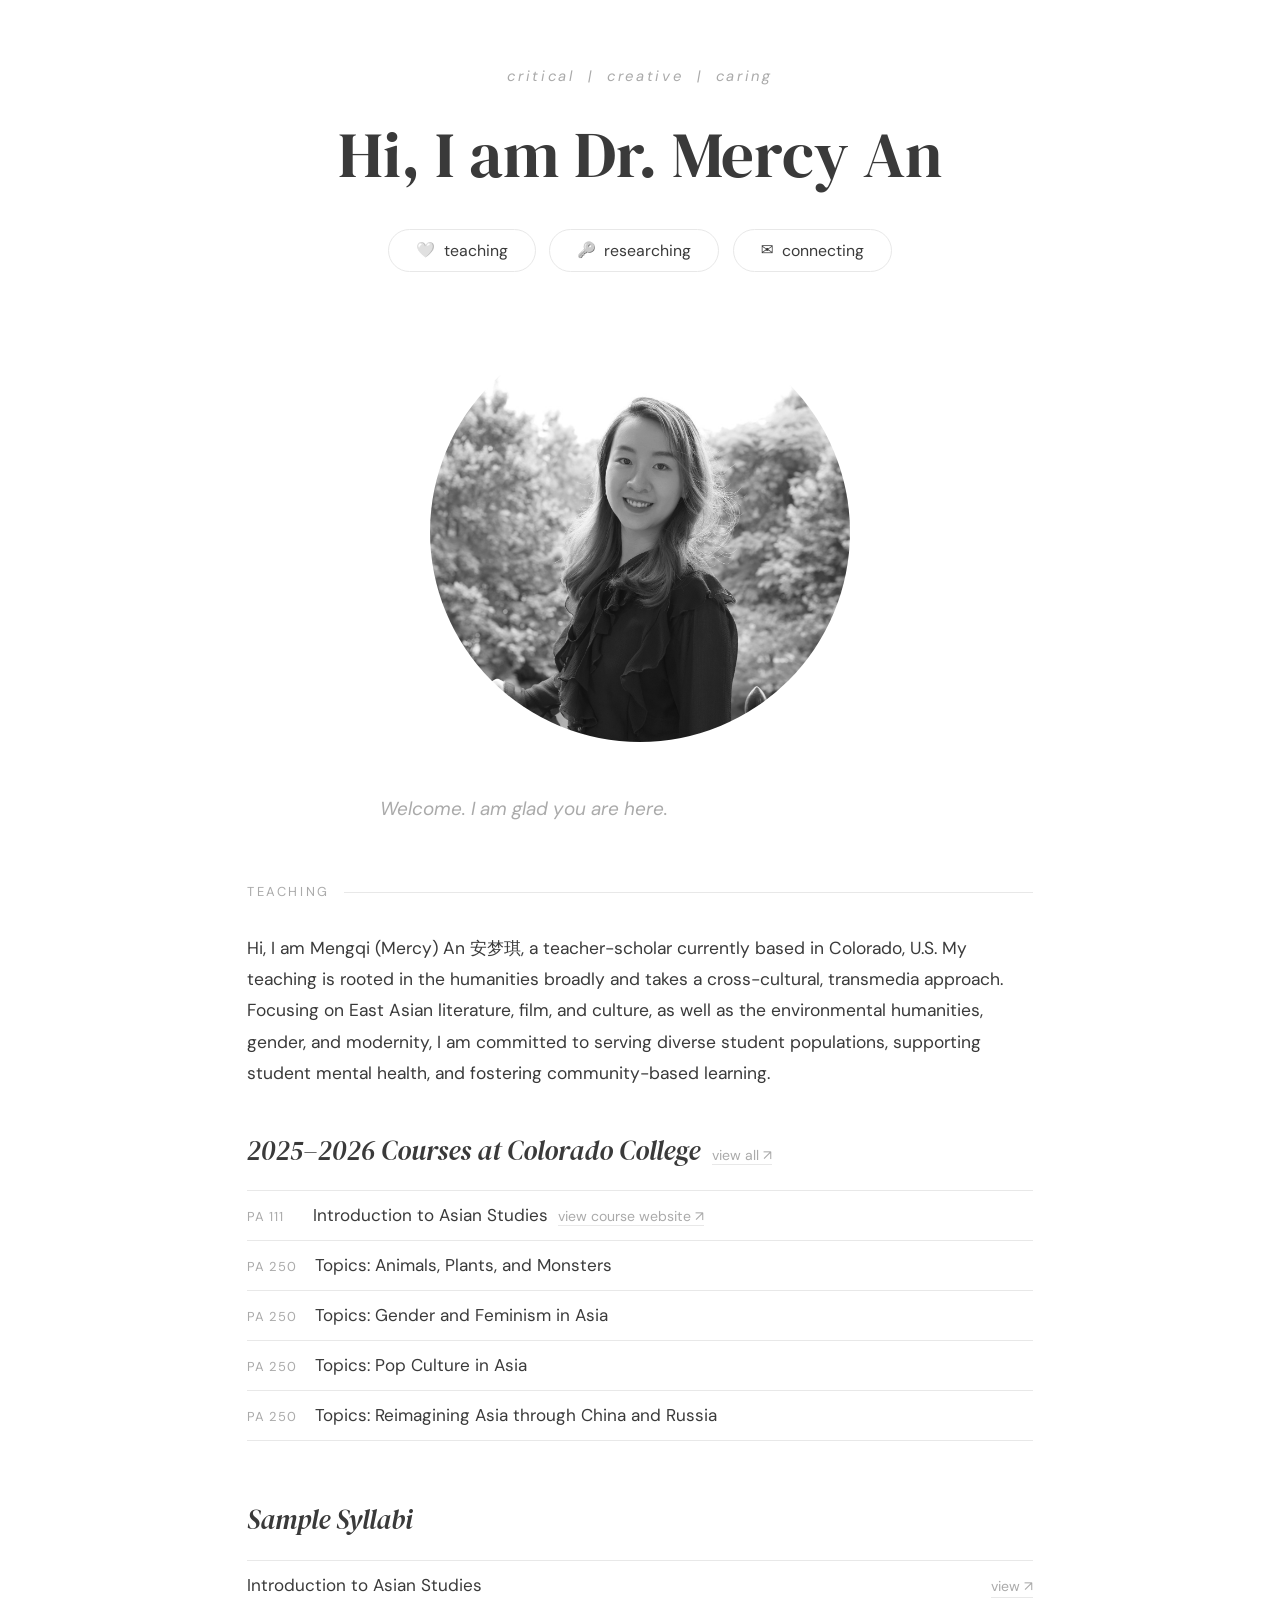
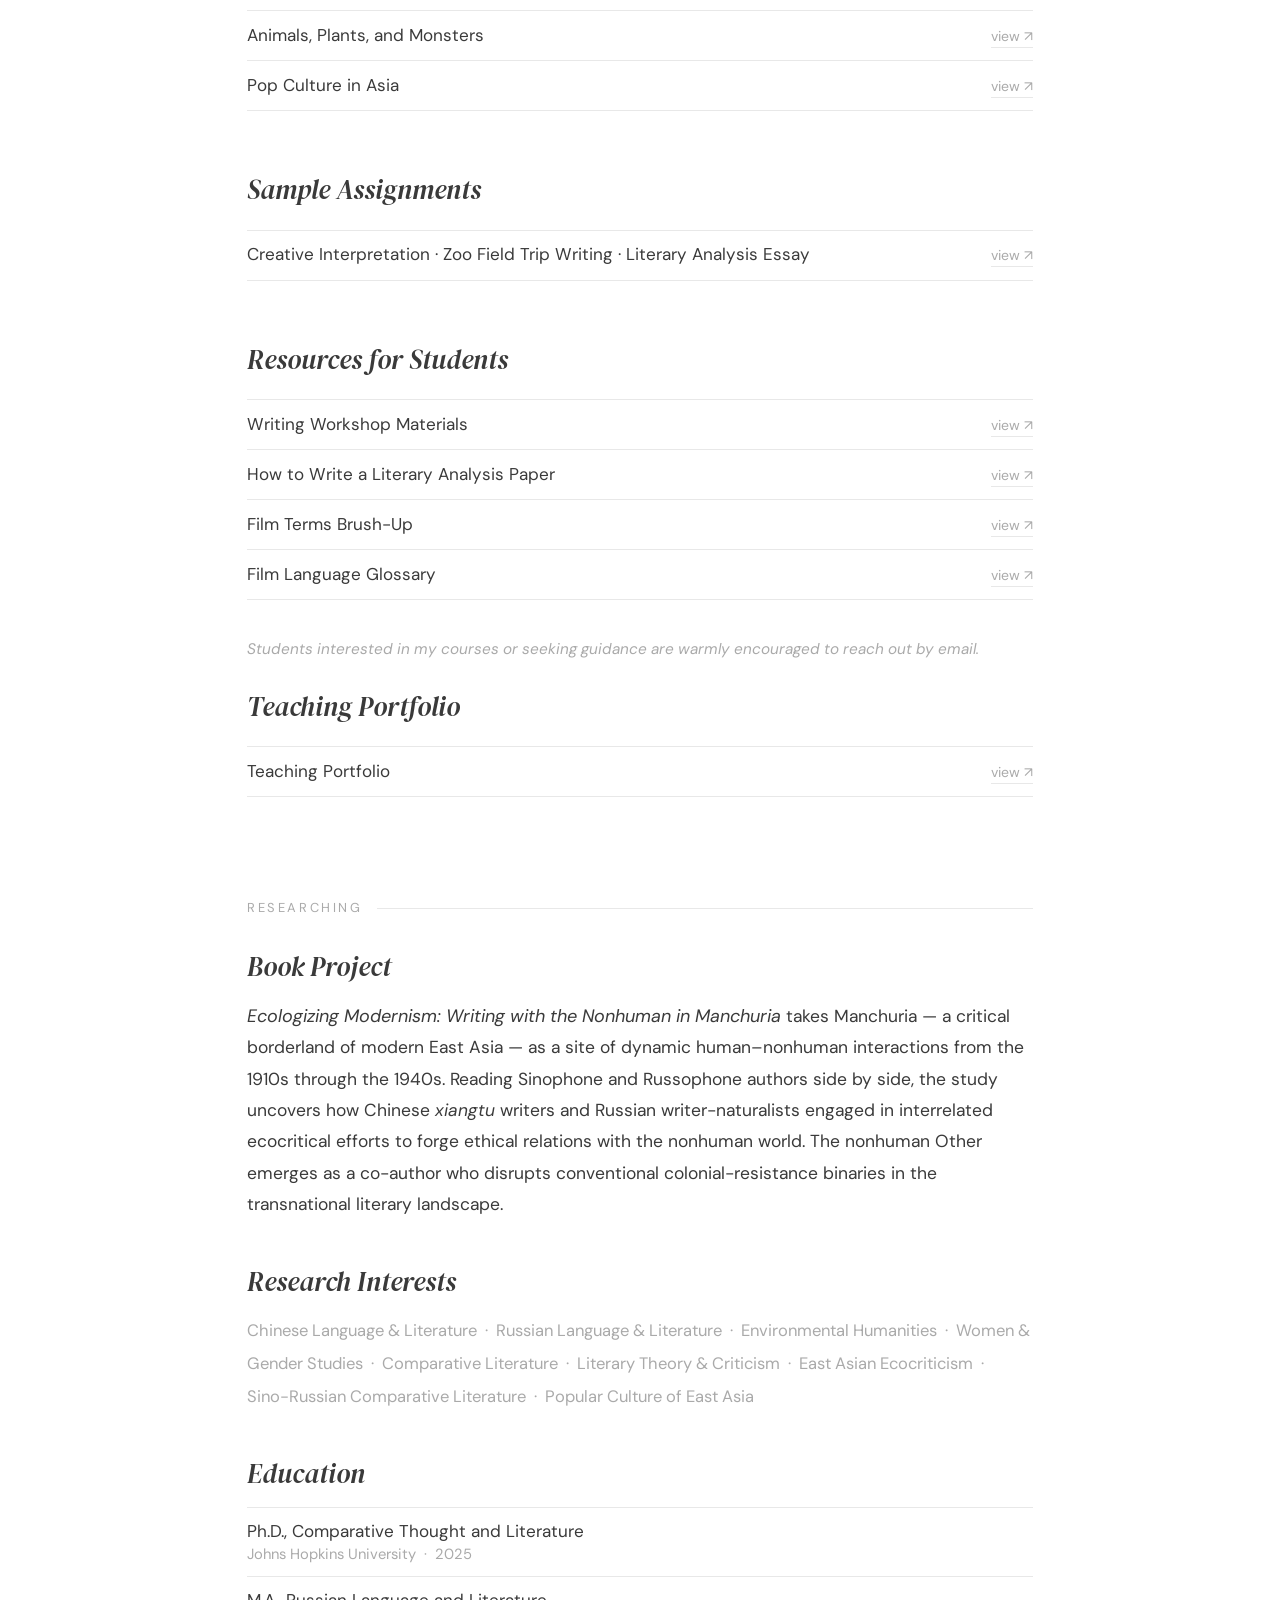
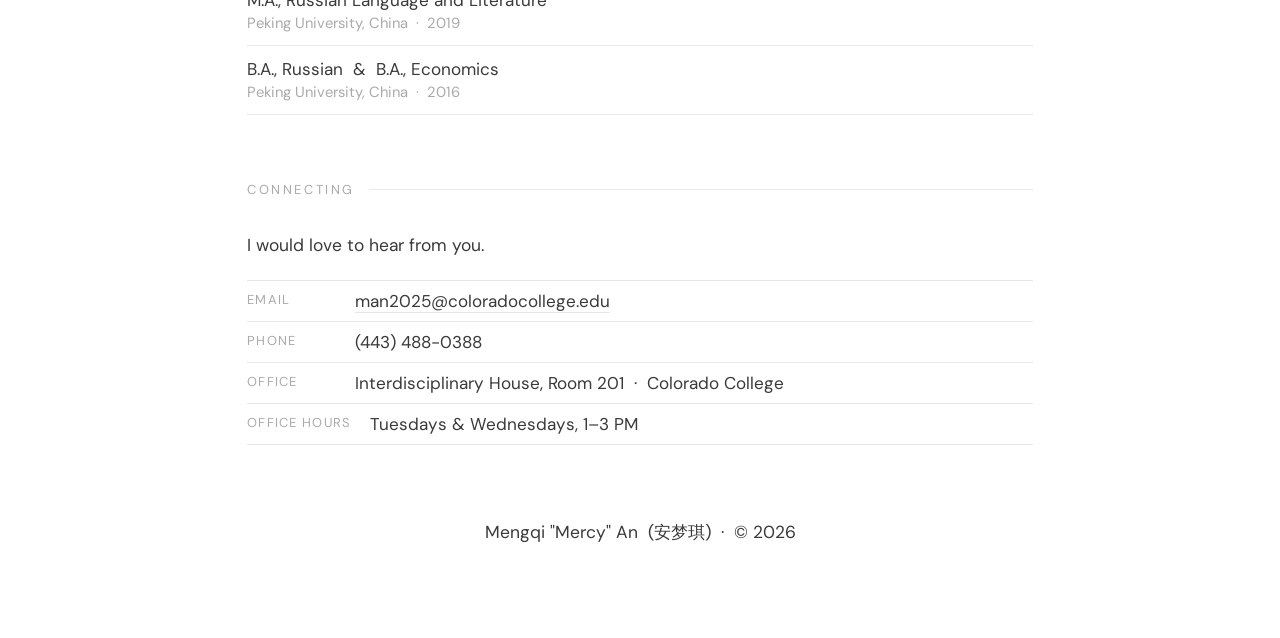
<file: index.html>
<!DOCTYPE html>
<html lang="en">
<head>
  <meta charset="UTF-8" />
  <meta name="viewport" content="width=device-width, initial-scale=1.0" />
  <title>Dr. Mercy An</title>
  <link rel="preconnect" href="https://fonts.googleapis.com" />
  <link rel="preconnect" href="https://fonts.gstatic.com" crossorigin />
  <link href="https://fonts.googleapis.com/css2?family=DM+Sans:ital,wght@0,300;0,400;0,500;1,300;1,400&family=DM+Serif+Display:ital@0;1&display=swap" rel="stylesheet" />
  <style>
    *, *::before, *::after { box-sizing: border-box; margin: 0; padding: 0; }

    :root {
      --white:    #ffffff;
      --text:     #3a3a3a;
      --muted:    #aaaaaa;
      --light:    #e8e8e8;
      --accent:   #888888;
    }

    html { scroll-behavior: smooth; }

    body {
      font-family: 'DM Sans', system-ui, sans-serif;
      background: var(--white);
      color: var(--text);
      min-height: 100vh;
    }

    /* ── Page wrapper ── */
    .page {
      display: flex;
      flex-direction: column;
      align-items: center;
      padding: 3.5rem 1.5rem 5rem;
      max-width: 760px;
      margin: 0 auto;
      text-align: center;
    }

    /* ── Tagline ── */
    .tagline {
      font-size: 0.82rem;
      font-style: italic;
      letter-spacing: 0.18em;
      color: var(--muted);
      margin-bottom: 1.6rem;
    }

    /* ── Main heading ── */
    h1 {
      font-family: 'DM Serif Display', Georgia, serif;
      font-weight: 400;
      font-size: clamp(2.4rem, 6vw, 3.6rem);
      color: var(--text);
      line-height: 1.15;
      margin-bottom: 2rem;
    }

    /* ── Nav pills ── */
    .nav-pills {
      display: flex;
      flex-wrap: wrap;
      justify-content: center;
      gap: 0.75rem;
      margin-bottom: 2.8rem;
    }

    .pill {
      display: inline-flex;
      align-items: center;
      gap: 0.45rem;
      padding: 0.55rem 1.5rem;
      border: 1.5px solid var(--light);
      border-radius: 999px;
      font-size: 0.88rem;
      font-weight: 400;
      color: var(--text);
      text-decoration: none;
      background: transparent;
      cursor: pointer;
      transition: border-color 0.2s, color 0.2s;
    }

    .pill:hover {
      border-color: var(--accent);
      color: var(--accent);
    }

    .pill .icon { font-size: 0.85rem; filter: grayscale(1); }

    /* ── Portrait ── */
    .portrait-wrap {
      width: min(420px, 80vw);
      height: min(420px, 80vw);
      border-radius: 50%;
      overflow: hidden;
      margin-bottom: 2.8rem;
    }

    .portrait-wrap img {
      width: 100%;
      height: 100%;
      object-fit: cover;
      object-position: center top;
      filter: grayscale(100%);
      display: block;
    }

    /* ── Welcome ── */
    .welcome {
      font-size: 1.05rem;
      font-style: italic;
      color: var(--text);
      margin-bottom: 1.5rem;
      text-align: left;
      width: 100%;
      max-width: 520px;
    }

    /* ── Divider ── */
    .divider {
      width: 100%;
      border: none;
      margin: 0 0 1.5rem;
    }

    /* ── Sections ── */
    section {
      width: 100%;
      text-align: left;
      margin-bottom: 2rem;
      scroll-margin-top: 2rem;
    }

    .section-tag {
      font-size: 0.72rem;
      letter-spacing: 0.2em;
      text-transform: uppercase;
      color: var(--muted);
      margin-bottom: 1.6rem;
      display: flex;
      align-items: center;
      gap: 0.8rem;
    }

    .section-tag::after {
      content: '';
      flex: 1;
      height: 1px;
      background: var(--light);
    }

    h2 {
      font-family: 'DM Serif Display', Georgia, serif;
      font-weight: 400;
      font-size: 1.5rem;
      color: var(--text);
      margin-bottom: 0.8rem;
      font-style: italic;
    }

    p {
      font-size: 0.97rem;
      line-height: 1.8;
      color: var(--text);
      margin-bottom: 1rem;
    }

    p:last-child { margin-bottom: 0; }

    /* ── Course list ── */
    .course-list {
      list-style: none;
      margin: 1.2rem 0 2rem;
    }

    .course-list li {
      display: flex;
      align-items: baseline;
      gap: 1rem;
      padding: 0.65rem 0;
      border-bottom: 1px solid var(--light);
      font-size: 0.95rem;
      line-height: 1.5;
    }

    .course-list li:first-child { border-top: 1px solid var(--light); }

    .course-code {
      font-size: 0.72rem;
      letter-spacing: 0.08em;
      color: var(--muted);
      flex-shrink: 0;
      min-width: 48px;
      text-transform: uppercase;
    }

    .course-name { color: var(--text); flex: 1; }

    .course-link {
      font-size: 0.78rem;
      color: var(--muted);
      text-decoration: none;
      border-bottom: 1px solid var(--light);
      flex-shrink: 0;
      transition: color 0.2s, border-color 0.2s;
    }

    .course-link:hover { color: var(--text); border-color: var(--accent); }

    /* ── Book project ── */
    .book-title {
      font-style: italic;
      font-size: 1rem;
      color: var(--text);
    }

    /* ── Interests ── */
    .interests {
      font-size: 0.92rem;
      color: var(--muted);
      line-height: 2;
    }

    /* ── Contact ── */
    .contact-list {
      list-style: none;
      margin-top: 0.5rem;
    }

    .contact-list li {
      padding: 0.5rem 0;
      border-bottom: 1px solid var(--light);
      font-size: 0.95rem;
      display: flex;
      gap: 1rem;
    }

    .contact-list li:first-child { border-top: 1px solid var(--light); }

    .contact-key {
      font-size: 0.72rem;
      letter-spacing: 0.1em;
      text-transform: uppercase;
      color: var(--muted);
      flex-shrink: 0;
      min-width: 90px;
      padding-top: 0.1rem;
    }

    .contact-val { color: var(--text); }

    .contact-val a {
      color: var(--text);
      text-decoration: none;
      border-bottom: 1px solid var(--light);
      transition: border-color 0.2s;
    }

    .contact-val a:hover { border-color: var(--text); }

    /* ── Education ── */
    .edu-list { list-style: none; margin-top: 0.5rem; }

    .edu-list li {
      padding: 0.65rem 0;
      border-bottom: 1px solid var(--light);
      font-size: 0.95rem;
    }

    .edu-list li:first-child { border-top: 1px solid var(--light); }

    .edu-degree { color: var(--text); }

    .edu-school {
      font-size: 0.82rem;
      color: var(--muted);
      margin-top: 0.15rem;
    }

    /* ── Footer ── */
    footer {
      margin-top: 2rem;
      font-size: 0.78rem;
      color: var(--muted);
      text-align: center;
    }

    /* ── Responsive ── */

    /* Large screens: 27"–31" */
    @media (min-width: 1600px) {
      .page { max-width: 920px; padding: 5rem 2rem 7rem; }
      html { font-size: 19px; }
      .portrait-wrap { width: 500px; height: 500px; }
      h1 { font-size: 4.2rem; }
      .tagline { font-size: 0.95rem; letter-spacing: 0.22em; }
      .section-tag { font-size: 0.82rem; }
    }

    /* Medium-large: 15"–27" */
    @media (min-width: 1280px) and (max-width: 1599px) {
      .page { max-width: 840px; }
      html { font-size: 18px; }
    }

    /* Tablet: 600px–768px */
    @media (max-width: 768px) {
      .page { padding: 2.5rem 1.4rem 4rem; }
      h1 { font-size: clamp(1.9rem, 5.5vw, 2.8rem); }
      .portrait-wrap { width: min(340px, 75vw); height: min(340px, 75vw); }
      .nav-pills { gap: 0.5rem; }
      .pill { padding: 0.5rem 1.1rem; font-size: 0.82rem; }
      .welcome { font-size: 0.95rem; }
      .interests { font-size: 0.88rem; }
    }

    /* Mobile: phones */
    @media (max-width: 480px) {
      .page { padding: 2rem 1rem 3.5rem; }
      h1 { font-size: clamp(1.6rem, 8vw, 2.2rem); }
      .tagline { font-size: 0.72rem; letter-spacing: 0.12em; }
      .portrait-wrap { width: 72vw; height: 72vw; }
      .nav-pills { flex-direction: column; align-items: center; gap: 0.5rem; }
      .pill { width: 80%; justify-content: center; padding: 0.65rem 1rem; }
      .welcome { font-size: 0.92rem; }
      p { font-size: 0.92rem; }
      .section-tag { font-size: 0.65rem; }
      h2 { font-size: 1.25rem; }
      .course-list li { flex-wrap: wrap; gap: 0.2rem; }
      .course-link { margin-top: 0.2rem; }
      .interests { font-size: 0.85rem; line-height: 1.9; }
      .contact-list li { flex-direction: column; gap: 0.1rem; }
      .contact-key { min-width: unset; }
      section { padding: 2.5rem 0; }
    }
  </style>
</head>
<body>
<div class="page">

  <!-- Tagline -->
  <p class="tagline">critical &nbsp;|&nbsp; creative &nbsp;|&nbsp; caring</p>

  <!-- Heading -->
  <h1>Hi, I am Dr. Mercy An</h1>

  <!-- Nav pills -->
  <nav class="nav-pills">
    <a class="pill" href="#teaching"><span class="icon">🤍</span> teaching</a>
    <a class="pill" href="#researching"><span class="icon">🔑</span> researching</a>
    <a class="pill" href="#connecting"><span class="icon">✉️</span> connecting</a>
  </nav>

  <!-- Portrait -->
  <div class="portrait-wrap">
    <img src="portrait.jpg" alt="Dr. Mercy An" />
  </div>

  <!-- Welcome -->
  <p class="welcome" style="color: var(--muted);">Welcome. I am glad you are here.</p>

  <hr class="divider" />

  <!-- Teaching -->
  <section id="teaching">
    <p class="section-tag">teaching</p>

    <p>Hi, I am Mengqi (Mercy) An 安梦琪, a teacher-scholar currently based in Colorado, U.S. My teaching is rooted in the humanities broadly and takes a cross-cultural, transmedia approach. Focusing on East Asian literature, film, and culture, as well as the environmental humanities, gender, and modernity, I am committed to serving diverse student populations, supporting student mental health, and fostering community-based learning.</p>

    <br>

    <h2>2025–2026 Courses at Colorado College &nbsp;<a href="courses.html" style="font-family:'DM Sans',sans-serif; font-size:0.78rem; font-style:normal; color:var(--muted); text-decoration:none; border-bottom:1px solid var(--light);">view all ↗</a></h2>
    <ul class="course-list">
      <li>
        <span class="course-code">PA 111</span>
        <span class="course-name">Introduction to Asian Studies &nbsp;<a class="course-link" href="/courses/intro-asian-studies/" target="_blank">view course website ↗</a></span>
      </li>
      <li>
        <span class="course-code">PA 250</span>
        <span class="course-name">Topics: Animals, Plants, and Monsters</span>
      </li>
      <li>
        <span class="course-code">PA 250</span>
        <span class="course-name">Topics: Gender and Feminism in Asia</span>
      </li>
      <li>
        <span class="course-code">PA 250</span>
        <span class="course-name">Topics: Pop Culture in Asia</span>
      </li>
      <li>
        <span class="course-code">PA 250</span>
        <span class="course-name">Topics: Reimagining Asia through China and Russia</span>
      </li>
    </ul>

    <br>

    <h2>Sample Syllabi</h2>
    <ul class="course-list">
      <li>
        <span class="course-name">Introduction to Asian Studies</span>
        <a class="course-link" href="PA111%20Introduction%20to%20Asian%20Studies.pdf" target="_blank">view ↗</a>
      </li>
      <li>
        <span class="course-name">Animals, Plants, and Monsters</span>
        <a class="course-link" href="Syllabus_2025_Block5_An.pdf" target="_blank">view ↗</a>
      </li>
      <li>
        <span class="course-name">Pop Culture in Asia</span>
        <a class="course-link" href="Syllabus_2025_Block6_An.pdf" target="_blank">view ↗</a>
      </li>
    </ul>

    <br>

    <h2>Sample Assignments</h2>
    <ul class="course-list">
      <li>
        <span class="course-name">Creative Interpretation · Zoo Field Trip Writing · Literary Analysis Essay</span>
        <a class="course-link" href="sample-assignments.pdf" target="_blank">view ↗</a>
      </li>
    </ul>

    <br>

    <h2>Resources for Students</h2>
    <ul class="course-list">
      <li>
        <span class="course-name">Writing Workshop Materials</span>
        <a class="course-link" href="sample-activities.pdf" target="_blank">view ↗</a>
      </li>
      <li>
        <span class="course-name">How to Write a Literary Analysis Paper</span>
        <a class="course-link" href="How to write literary analysis.docx" target="_blank">view ↗</a>
      </li>
      <li>
        <span class="course-name">Film Terms Brush-Up</span>
        <a class="course-link" href="Film terms brush-up.pdf" target="_blank">view ↗</a>
      </li>
      <li>
        <span class="course-name">Film Language Glossary</span>
        <a class="course-link" href="https://filmglossary.ccnmtl.columbia.edu/term/" target="_blank">view ↗</a>
      </li>
    </ul>

    <p style="font-size:0.85rem; color: var(--muted); font-style: italic; margin-top: 1.5rem; margin-bottom: 0;">
      Students interested in my courses or seeking guidance are warmly encouraged to reach out by email.
    </p>

    <br>

    <h2>Teaching Portfolio</h2>
    <ul class="course-list">
      <li>
        <span class="course-name">Teaching Portfolio</span>
        <a class="course-link" href="Teaching_Portfolio_MengqiAn_Generic.pdf" target="_blank">view ↗</a>
      </li>
    </ul>
  </section>

  <hr class="divider" />

  <!-- Researching -->
  <section id="researching">
    <p class="section-tag">researching</p>

    <h2>Book Project</h2>
    <p>
      <span class="book-title">Ecologizing Modernism: Writing with the Nonhuman in Manchuria</span>
      takes Manchuria — a critical borderland of modern East Asia — as a site of dynamic
      human–nonhuman interactions from the 1910s through the 1940s. Reading Sinophone and
      Russophone authors side by side, the study uncovers how Chinese <em>xiangtu</em> writers
      and Russian writer-naturalists engaged in interrelated ecocritical efforts to forge ethical
      relations with the nonhuman world. The nonhuman Other emerges as a co-author who disrupts
      conventional colonial-resistance binaries in the transnational literary landscape.
    </p>

    <br>

    <h2>Research Interests</h2>
    <p class="interests">
      Chinese Language &amp; Literature &nbsp;·&nbsp;
      Russian Language &amp; Literature &nbsp;·&nbsp;
      Environmental Humanities &nbsp;·&nbsp;
      Women &amp; Gender Studies &nbsp;·&nbsp;
      Comparative Literature &nbsp;·&nbsp;
      Literary Theory &amp; Criticism &nbsp;·&nbsp;
      East Asian Ecocriticism &nbsp;·&nbsp;
      Sino-Russian Comparative Literature &nbsp;·&nbsp;
      Popular Culture of East Asia
    </p>

    <br>

    <h2>Education</h2>
    <ul class="edu-list">
      <li>
        <div class="edu-degree">Ph.D., Comparative Thought and Literature</div>
        <div class="edu-school">Johns Hopkins University &nbsp;·&nbsp; 2025</div>
      </li>
      <li>
        <div class="edu-degree">M.A., Russian Language and Literature</div>
        <div class="edu-school">Peking University, China &nbsp;·&nbsp; 2019</div>
      </li>
      <li>
        <div class="edu-degree">B.A., Russian &nbsp;&amp;&nbsp; B.A., Economics</div>
        <div class="edu-school">Peking University, China &nbsp;·&nbsp; 2016</div>
      </li>
    </ul>
  </section>

  <hr class="divider" />

  <!-- Connecting -->
  <section id="connecting">
    <p class="section-tag">connecting</p>

    <p>I would love to hear from you.</p>

    <ul class="contact-list">
      <li>
        <span class="contact-key">Email</span>
        <span class="contact-val"><a href="mailto:man2025@coloradocollege.edu">man2025@coloradocollege.edu</a></span>
      </li>
      <li>
        <span class="contact-key">Phone</span>
        <span class="contact-val">(443) 488-0388</span>
      </li>
      <li>
        <span class="contact-key">Office</span>
        <span class="contact-val">Interdisciplinary House, Room 201 &nbsp;·&nbsp; Colorado College</span>
      </li>
      <li>
        <span class="contact-key">Office Hours</span>
        <span class="contact-val">Tuesdays & Wednesdays, 1–3 PM</span>
      </li>
    </ul>
  </section>

  <footer>
    <p>Mengqi "Mercy" An &nbsp;(安梦琪)&nbsp; · &nbsp;© 2026</p>
  </footer>

</div>
</body>
</html>
</file>
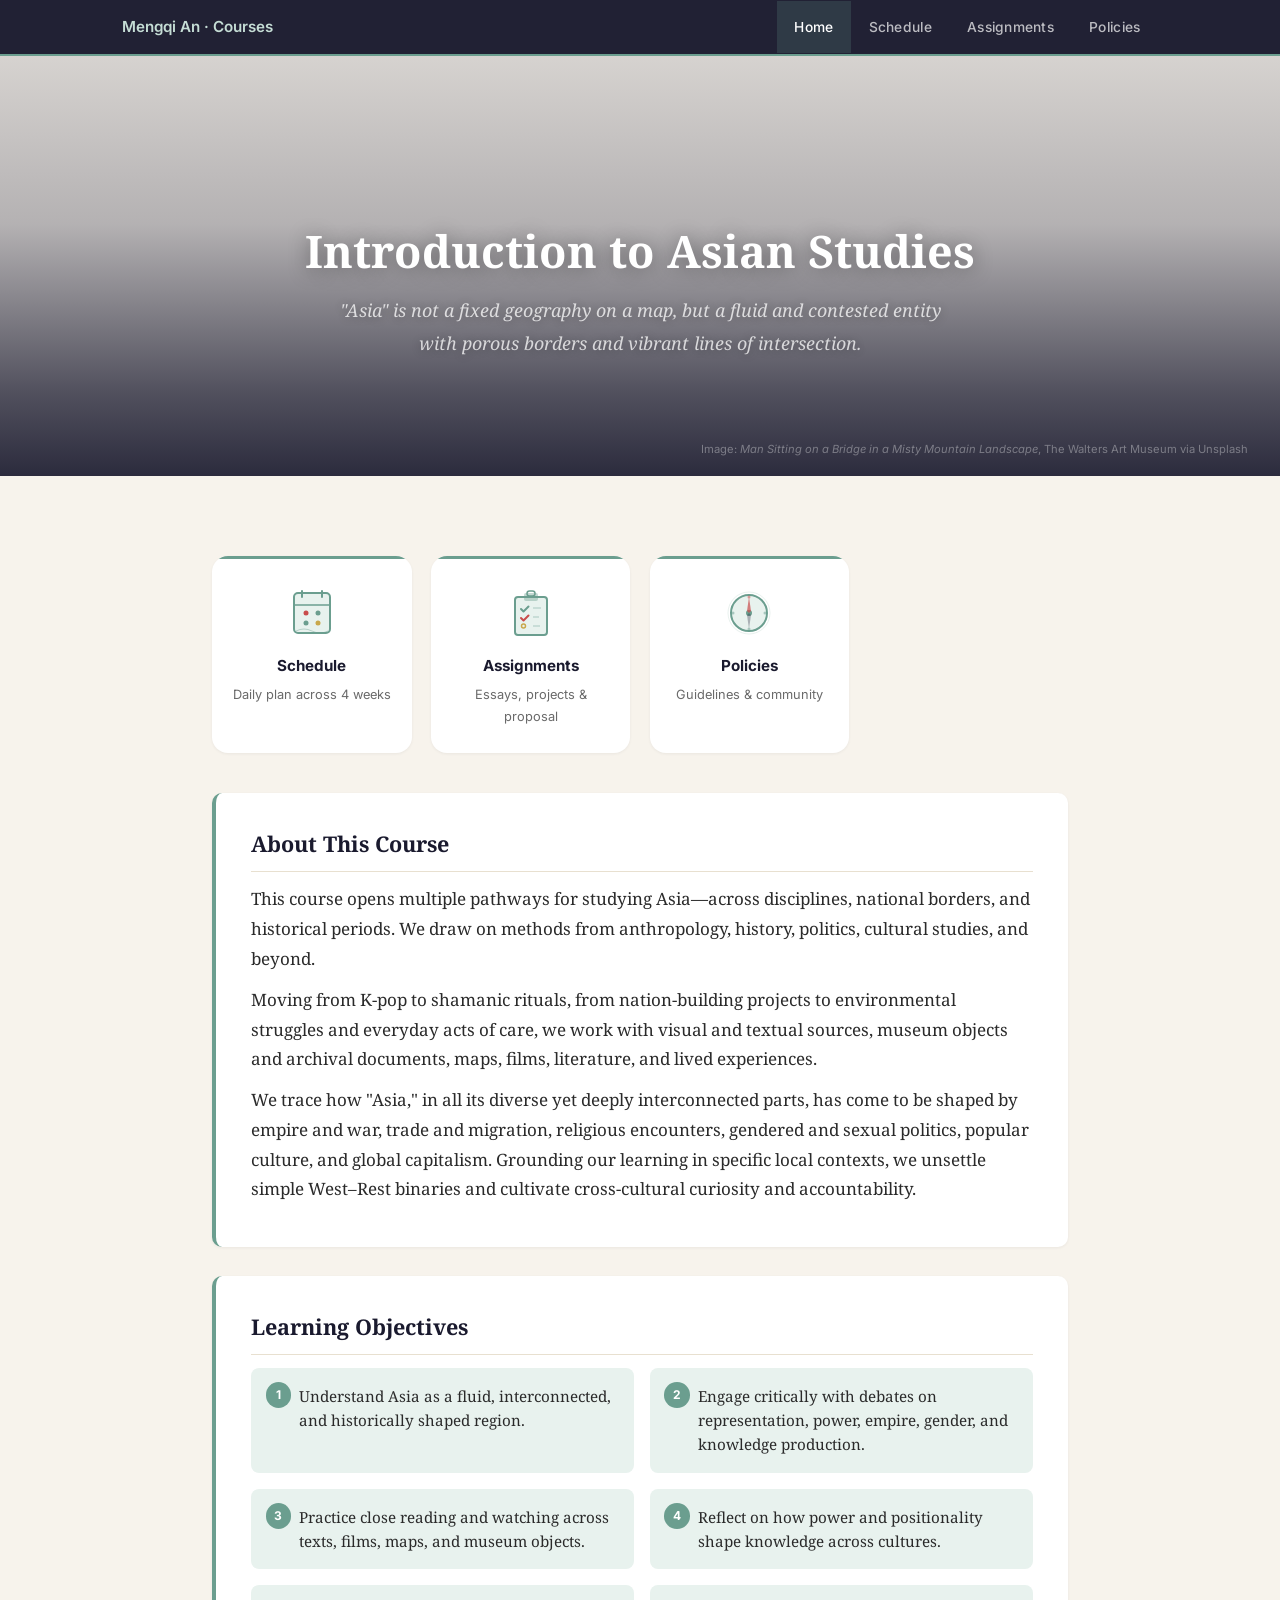
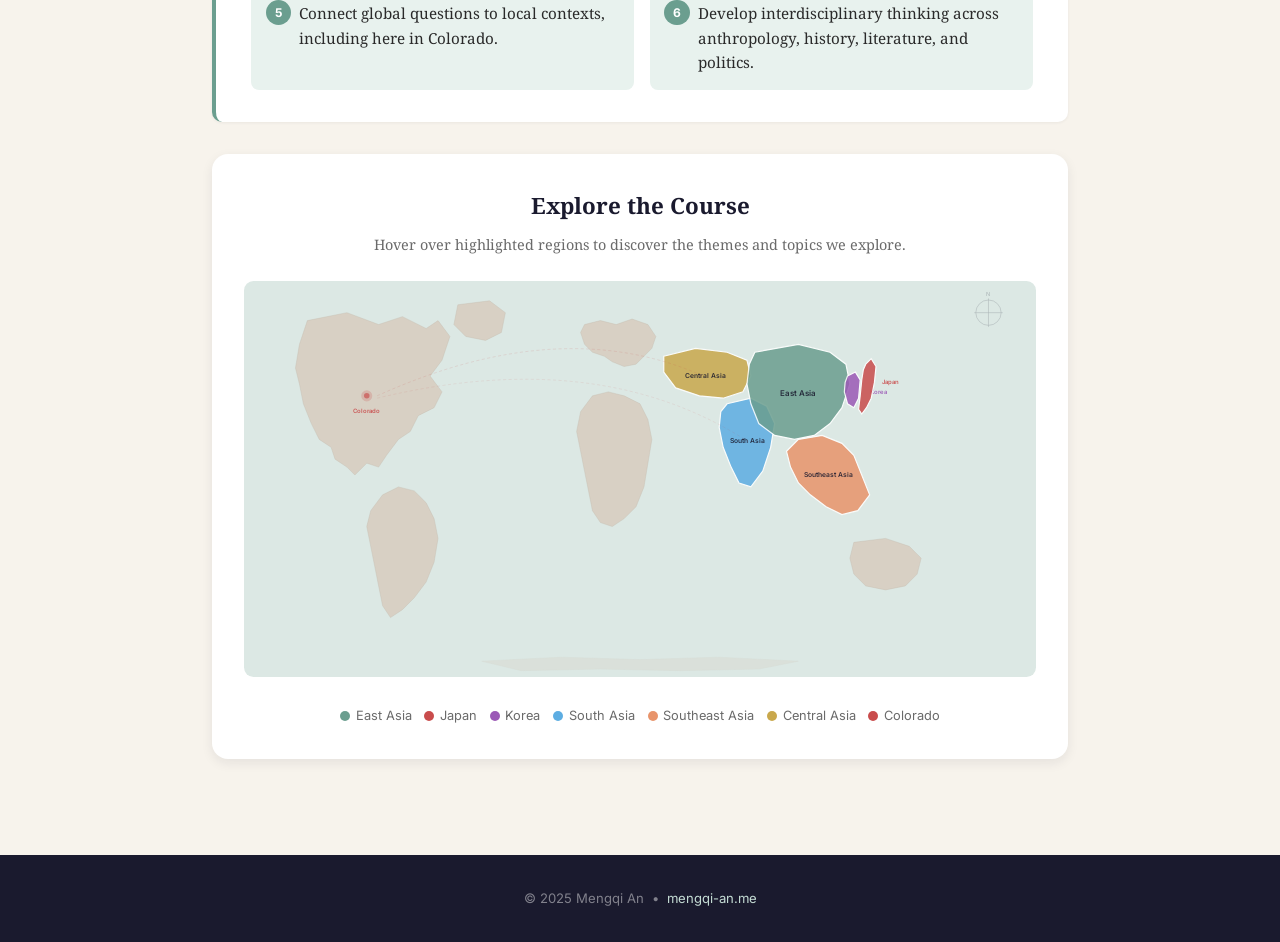
<file: courses/intro-asian-studies/index.html>
<!DOCTYPE html>
<html lang="en">
<head>
  <meta charset="UTF-8">
  <meta name="viewport" content="width=device-width, initial-scale=1.0">
  <title>Introduction to Asian Studies</title>
  <link rel="stylesheet" href="css/style.css">
</head>
<body>

<nav>
  <div class="nav-inner">
    <a href="https://mengqi-an.me/courses.html" class="site-title">Mengqi An &middot; Courses</a>
    <button class="nav-toggle" aria-label="Menu" onclick="document.querySelector('nav ul').classList.toggle('open')">&#9776;</button>
    <ul>
      <li><a href="index.html" class="active">Home</a></li>
      <li><a href="schedule.html">Schedule</a></li>
      <li><a href="assignments.html">Assignments</a></li>
      <li><a href="policies.html">Policies</a></li>
    </ul>
  </div>
</nav>

<header class="hero hero-image">
  <div class="hero-overlay"></div>
  <div class="hero-content">
    <h1>Introduction to Asian Studies</h1>
    <p class="tagline">"Asia" is not a fixed geography on a map, but a fluid and contested entity with porous borders and vibrant lines of intersection.</p>
  </div>
  <p class="hero-credit">Image: <em>Man Sitting on a Bridge in a Misty Mountain Landscape</em>, The Walters Art Museum via Unsplash</p>
</header>

<main class="container">

  <!-- Quick Links with Custom SVG Icons -->
  <div class="quick-links">
    <a href="schedule.html" class="quick-link">
      <div class="icon-wrap">
        <svg viewBox="0 0 56 56" fill="none" xmlns="http://www.w3.org/2000/svg">
          <!-- Scroll/calendar icon -->
          <rect x="10" y="8" width="36" height="40" rx="4" fill="#e8f2ee" stroke="#6b9e8f" stroke-width="2"/>
          <path d="M18 6v6M38 6v6" stroke="#6b9e8f" stroke-width="2" stroke-linecap="round"/>
          <line x1="10" y1="20" x2="46" y2="20" stroke="#6b9e8f" stroke-width="1.5"/>
          <circle cx="22" cy="28" r="2.5" fill="#c94c4c"/>
          <circle cx="34" cy="28" r="2.5" fill="#6b9e8f"/>
          <circle cx="22" cy="38" r="2.5" fill="#6b9e8f"/>
          <circle cx="34" cy="38" r="2.5" fill="#c9a84c"/>
          <!-- Decorative wave at bottom -->
          <path d="M12 46 Q20 42 28 46 Q36 50 44 46" stroke="#6b9e8f" stroke-width="1" opacity="0.4" fill="none"/>
        </svg>
      </div>
      <div class="label">Schedule</div>
      <div class="desc">Daily plan across 4 weeks</div>
    </a>
    <a href="assignments.html" class="quick-link">
      <div class="icon-wrap">
        <svg viewBox="0 0 56 56" fill="none" xmlns="http://www.w3.org/2000/svg">
          <!-- Clipboard body -->
          <rect x="12" y="12" width="32" height="38" rx="3" fill="#e8f2ee" stroke="#6b9e8f" stroke-width="2"/>
          <!-- Clipboard clip -->
          <rect x="21" y="8" width="14" height="8" rx="2" fill="#6b9e8f" opacity="0.4"/>
          <rect x="24" y="6" width="8" height="5" rx="2.5" fill="none" stroke="#6b9e8f" stroke-width="1.5"/>
          <!-- Checkmark 1 -->
          <path d="M18 24 l2.5 2.5 5-5" stroke="#6b9e8f" stroke-width="2" stroke-linecap="round" stroke-linejoin="round"/>
          <line x1="30" y1="23" x2="38" y2="23" stroke="#6b9e8f" stroke-width="1.2" opacity="0.5"/>
          <!-- Checkmark 2 -->
          <path d="M18 33 l2.5 2.5 5-5" stroke="#c94c4c" stroke-width="2" stroke-linecap="round" stroke-linejoin="round"/>
          <line x1="30" y1="32" x2="36" y2="32" stroke="#6b9e8f" stroke-width="1.2" opacity="0.5"/>
          <!-- Pending item 3 -->
          <circle cx="20.5" cy="41" r="2" fill="none" stroke="#c9a84c" stroke-width="1.5"/>
          <line x1="30" y1="41" x2="37" y2="41" stroke="#6b9e8f" stroke-width="1.2" opacity="0.5"/>
        </svg>
      </div>
      <div class="label">Assignments</div>
      <div class="desc">Essays, projects &amp; proposal</div>
    </a>
    <a href="policies.html" class="quick-link">
      <div class="icon-wrap">
        <svg viewBox="0 0 56 56" fill="none" xmlns="http://www.w3.org/2000/svg">
          <!-- Compass / balance -->
          <circle cx="28" cy="28" r="18" fill="#e8f2ee" stroke="#6b9e8f" stroke-width="2"/>
          <circle cx="28" cy="28" r="3" fill="#6b9e8f"/>
          <!-- Compass needle -->
          <path d="M28 12 L30 26 L28 28 L26 26 Z" fill="#c94c4c" opacity="0.7"/>
          <path d="M28 44 L30 30 L28 28 L26 30 Z" fill="#1a1a2e" opacity="0.3"/>
          <!-- Cardinal marks -->
          <circle cx="28" cy="12" r="1.5" fill="#c94c4c" opacity="0.5"/>
          <circle cx="44" cy="28" r="1.5" fill="#6b9e8f" opacity="0.5"/>
          <circle cx="28" cy="44" r="1.5" fill="#6b9e8f" opacity="0.5"/>
          <circle cx="12" cy="28" r="1.5" fill="#6b9e8f" opacity="0.5"/>
          <!-- Outer ring decoration -->
          <circle cx="28" cy="28" r="21" fill="none" stroke="#6b9e8f" stroke-width="0.5" opacity="0.3"/>
        </svg>
      </div>
      <div class="label">Policies</div>
      <div class="desc">Guidelines &amp; community</div>
    </a>
  </div>

  <!-- Course Description -->
  <div class="section-card">
    <h2>About This Course</h2>
    <p>This course opens multiple pathways for studying Asia&mdash;across disciplines, national borders, and historical periods. We draw on methods from anthropology, history, politics, cultural studies, and beyond.</p>
    <p>Moving from K-pop to shamanic rituals, from nation-building projects to environmental struggles and everyday acts of care, we work with visual and textual sources, museum objects and archival documents, maps, films, literature, and lived experiences.</p>
    <p>We trace how "Asia," in all its diverse yet deeply interconnected parts, has come to be shaped by empire and war, trade and migration, religious encounters, gendered and sexual politics, popular culture, and global capitalism. Grounding our learning in specific local contexts, we unsettle simple West&ndash;Rest binaries and cultivate cross-cultural curiosity and accountability.</p>
  </div>

  <!-- Learning Objectives (shortened) -->
  <div class="section-card">
    <h2>Learning Objectives</h2>
    <div class="objectives-grid">
      <div class="obj-item">
        <span class="obj-num">1</span>
        Understand Asia as a fluid, interconnected, and historically shaped region.
      </div>
      <div class="obj-item">
        <span class="obj-num">2</span>
        Engage critically with debates on representation, power, empire, gender, and knowledge production.
      </div>
      <div class="obj-item">
        <span class="obj-num">3</span>
        Practice close reading and watching across texts, films, maps, and museum objects.
      </div>
      <div class="obj-item">
        <span class="obj-num">4</span>
        Reflect on how power and positionality shape knowledge across cultures.
      </div>
      <div class="obj-item">
        <span class="obj-num">5</span>
        Connect global questions to local contexts, including here in Colorado.
      </div>
      <div class="obj-item">
        <span class="obj-num">6</span>
        Develop interdisciplinary thinking across anthropology, history, literature, and politics.
      </div>
    </div>
  </div>

  <!-- Interactive Thematic Map -->
  <div class="map-section" id="explore-map">
    <h2>Explore the Course</h2>
    <p class="map-subtitle">Hover over highlighted regions to discover the themes and topics we explore.</p>

    <div class="map-container">
      <svg viewBox="0 0 1000 500" xmlns="http://www.w3.org/2000/svg" id="asia-map">
        <defs>
          <style>
            .land { fill: #d8d0c4; stroke: #c5bdb0; stroke-width: 0.5; }
            .water { fill: #dce8e4; }
            .map-region { cursor: pointer; transition: opacity 0.3s, filter 0.3s; }
            .map-region:hover { opacity: 1 !important; filter: brightness(1.1) saturate(1.2); }
            .region-label { pointer-events: none; font-family: 'Inter', sans-serif; font-weight: 600; }
          </style>
        </defs>

        <!-- Ocean background -->
        <rect width="1000" height="500" class="water" rx="12"/>

        <!-- === NON-INTERACTIVE CONTINENTS (greyed land) === -->

        <!-- North America -->
        <path class="land" d="M80 50 L130 40 L170 55 L200 45 L230 60 L245 50 L260 70 L250 100 L235 120 L250 140 L240 160 L220 170 L210 190 L195 200 L180 220 L170 235 L155 230 L140 245 L130 235 L115 225 L110 210 L95 200 L85 180 L75 155 L70 130 L65 110 L70 80Z"/>
        <!-- Greenland -->
        <path class="land" d="M270 30 L310 25 L330 40 L325 65 L305 75 L280 70 L265 55Z"/>
        <!-- South America -->
        <path class="land" d="M175 270 L195 260 L215 265 L230 280 L240 300 L245 325 L240 355 L230 380 L215 400 L200 415 L185 425 L175 410 L170 385 L165 360 L160 335 L155 310 L160 290Z"/>
        <!-- Europe -->
        <path class="land" d="M430 55 L450 50 L470 55 L490 48 L510 55 L520 70 L515 85 L505 95 L495 105 L480 108 L465 102 L455 95 L440 90 L430 80 L425 65Z"/>
        <!-- Africa -->
        <path class="land" d="M440 145 L460 140 L480 145 L500 155 L510 175 L515 200 L510 230 L505 260 L495 285 L480 300 L465 310 L450 305 L440 290 L435 265 L430 240 L425 215 L420 190 L425 165Z"/>
        <!-- Australia -->
        <path class="land" d="M770 330 L810 325 L840 335 L855 350 L850 370 L835 385 L810 390 L785 385 L770 370 L765 350Z"/>
        <!-- Antarctica hint -->
        <path class="land" d="M300 480 L400 475 L500 478 L600 475 L700 480 L650 490 L550 492 L450 490 L350 492Z" opacity="0.3"/>

        <!-- === INTERACTIVE ASIAN REGIONS === -->

        <!-- Central Asia -->
        <path class="map-region" data-region="central-asia"
              d="M530 95 L570 85 L610 90 L635 100 L640 120 L630 140 L605 148 L575 145 L545 135 L530 115Z"
              fill="#c9a84c" opacity="0.7" stroke="#fff" stroke-width="1.5"/>
        <text x="583" y="122" text-anchor="middle" class="region-label" font-size="8.5" fill="#1a1a2e" opacity="0.85">Central Asia</text>

        <!-- South Asia (India subcontinent) -->
        <path class="map-region" data-region="south-asia"
              d="M610 155 L640 148 L660 158 L670 180 L665 210 L655 240 L640 260 L625 255 L615 235 L605 210 L600 185 L602 165Z"
              fill="#5dade2" opacity="0.6" stroke="#fff" stroke-width="1.5"/>
        <text x="636" y="205" text-anchor="middle" class="region-label" font-size="8.5" fill="#1a1a2e" opacity="0.85">South Asia</text>

        <!-- East Asia (China) -->
        <path class="map-region" data-region="east-asia"
              d="M645 90 L700 80 L740 90 L760 105 L765 130 L755 160 L740 180 L720 195 L695 200 L670 195 L650 180 L640 155 L635 130 L638 105Z"
              fill="#6b9e8f" opacity="0.7" stroke="#fff" stroke-width="1.5"/>
        <text x="700" y="145" text-anchor="middle" class="region-label" font-size="10" fill="#1a1a2e" opacity="0.85">East Asia</text>

        <!-- Korea -->
        <path class="map-region" data-region="korea"
              d="M762 120 L772 115 L778 125 L776 148 L770 160 L762 155 L758 140 L759 128Z"
              fill="#9b59b6" opacity="0.65" stroke="#fff" stroke-width="1.5"/>
        <text x="790 " y="143" text-anchor="start" class="region-label" font-size="7.5" fill="#9b59b6" opacity="0.9">Korea</text>

        <!-- Japan -->
        <path class="map-region" data-region="japan"
              d="M785 105 L792 98 L798 108 L796 128 L792 148 L786 160 L780 168 L776 162 L778 145 L780 125 L782 112Z"
              fill="#c94c4c" opacity="0.6" stroke="#fff" stroke-width="1.5"/>
        <text x="805" y="130" text-anchor="start" class="region-label" font-size="7.5" fill="#c94c4c" opacity="0.9">Japan</text>

        <!-- Southeast Asia -->
        <path class="map-region" data-region="southeast-asia"
              d="M700 200 L730 195 L755 205 L770 220 L780 245 L790 270 L775 290 L755 295 L735 285 L715 270 L700 255 L690 235 L685 215Z"
              fill="#e8946b" opacity="0.6" stroke="#fff" stroke-width="1.5"/>
        <text x="738" y="248" text-anchor="middle" class="region-label" font-size="8.5" fill="#1a1a2e" opacity="0.85">Southeast Asia</text>

        <!-- === COLORADO MARKER === -->
        <g class="map-region" data-region="colorado" style="cursor:pointer">
          <!-- Pulsing rings -->
          <circle cx="155" cy="145" r="12" fill="#c94c4c" opacity="0.1">
            <animate attributeName="r" values="12;18;12" dur="2.5s" repeatCount="indefinite"/>
            <animate attributeName="opacity" values="0.1;0.0;0.1" dur="2.5s" repeatCount="indefinite"/>
          </circle>
          <circle cx="155" cy="145" r="7" fill="#c94c4c" opacity="0.25"/>
          <circle cx="155" cy="145" r="3.5" fill="#c94c4c" opacity="0.8"/>
        </g>
        <text x="155" y="167" text-anchor="middle" class="region-label" font-size="7.5" fill="#c94c4c" opacity="0.9">Colorado</text>

        <!-- Connection arc from Colorado to Asia -->
        <path d="M168 145 Q400 40 580 120" stroke="#c94c4c" stroke-width="0.8" stroke-dasharray="4 3" opacity="0.2" fill="none"/>
        <path d="M168 148 Q450 80 640 205" stroke="#c94c4c" stroke-width="0.8" stroke-dasharray="4 3" opacity="0.15" fill="none"/>

        <!-- Compass rose -->
        <g transform="translate(940,40)" opacity="0.25">
          <circle cx="0" cy="0" r="16" fill="none" stroke="#1a1a2e" stroke-width="0.7"/>
          <line x1="0" y1="-18" x2="0" y2="18" stroke="#1a1a2e" stroke-width="0.7"/>
          <line x1="-18" y1="0" x2="18" y2="0" stroke="#1a1a2e" stroke-width="0.7"/>
          <text x="0" y="-21" text-anchor="middle" font-family="Inter,sans-serif" font-size="7" fill="#1a1a2e">N</text>
        </g>
      </svg>

      <div class="map-tooltip" id="map-tooltip"></div>
    </div>

    <div class="map-legend">
      <div class="legend-item"><span class="legend-dot" style="background:#6b9e8f"></span> East Asia</div>
      <div class="legend-item"><span class="legend-dot" style="background:#c94c4c"></span> Japan</div>
      <div class="legend-item"><span class="legend-dot" style="background:#9b59b6"></span> Korea</div>
      <div class="legend-item"><span class="legend-dot" style="background:#5dade2"></span> South Asia</div>
      <div class="legend-item"><span class="legend-dot" style="background:#e8946b"></span> Southeast Asia</div>
      <div class="legend-item"><span class="legend-dot" style="background:#c9a84c"></span> Central Asia</div>
      <div class="legend-item"><span class="legend-dot" style="background:#c94c4c"></span> Colorado</div>
    </div>
  </div>

</main>

<footer>
  <p>&copy; 2025 Mengqi An &nbsp;&bull;&nbsp; <a href="https://mengqi-an.me">mengqi-an.me</a></p>
</footer>

<script>
// Interactive Map
const regionData = {
  'east-asia': {
    title: 'East Asia',
    desc: 'China, Taiwan, and the broader Sinophone world',
    topics: 'Cultural Revolution, Chinese literature (The King of Trees, Zhuangzi), gendered modernity (New Woman in Republican China), environmental philosophy, mapping & cartographic power'
  },
  'japan': {
    title: 'Japan',
    desc: 'From Meiji restoration to postwar innovation',
    topics: 'Meiji & Taishō modernization, settler colonialism in Hokkaido, Honda & postwar industry, modern Japanese literature (Shimizu Shikin), Enola Gay & war narratives'
  },
  'korea': {
    title: 'Korea',
    desc: 'K-pop, shamanism, and militarized modernity',
    topics: 'Global K-pop & soft masculinity, Korean shamanism (KPop Demon Hunters), militarized modernity & gendered citizenship, the Korean Wave (Hallyu)'
  },
  'south-asia': {
    title: 'South Asia',
    desc: 'Hindu art, diaspora, and postcolonial thought',
    topics: 'Hindu gods & Tibetan Buddhism (Denver Art Museum), crossing borders (Gayatri Spivak), area studies & knowledge production, citizenship & belonging'
  },
  'southeast-asia': {
    title: 'Southeast Asia',
    desc: 'Queerness, ecology, and spiritual traditions',
    topics: 'Queering Asia (Out Run, Philippines), babaylan & bayot traditions, Buddhist ecology (tree ordination in Thailand), environmental challenges, deforestation'
  },
  'central-asia': {
    title: 'Central Asia',
    desc: 'Water, energy, and environmental humanities',
    topics: 'Water & energy security (World Bank), Russian settler colonialism, environmental humanities, ecological practices at the margins'
  },
  'colorado': {
    title: 'Colorado Connections',
    desc: 'Asian American history right here',
    topics: 'Denver Art Museum Asian art collection, Amache Japanese internment camp, disappearance of Denver\'s Chinatown, AAPI archives at History Colorado Center'
  }
};

const tooltip = document.getElementById('map-tooltip');
const mapContainer = document.querySelector('.map-container');

document.querySelectorAll('.map-region').forEach(region => {
  region.addEventListener('mouseenter', (e) => {
    const data = regionData[region.dataset.region];
    if (!data) return;
    tooltip.innerHTML = `<h4>${data.title}</h4><p>${data.desc}</p><p class="topics">${data.topics}</p>`;
    tooltip.classList.add('active');
  });

  region.addEventListener('mousemove', (e) => {
    const rect = mapContainer.getBoundingClientRect();
    let x = e.clientX - rect.left + 15;
    let y = e.clientY - rect.top - 10;
    if (x + 300 > rect.width) x = x - 330;
    if (y + 150 > rect.height) y = y - 150;
    tooltip.style.left = x + 'px';
    tooltip.style.top = y + 'px';
  });

  region.addEventListener('mouseleave', () => {
    tooltip.classList.remove('active');
  });

  // Touch support
  region.addEventListener('click', (e) => {
    const data = regionData[region.dataset.region];
    if (!data) return;
    tooltip.innerHTML = `<h4>${data.title}</h4><p>${data.desc}</p><p class="topics">${data.topics}</p>`;
    const rect = mapContainer.getBoundingClientRect();
    let x = e.clientX - rect.left + 15;
    let y = e.clientY - rect.top - 10;
    if (x + 300 > rect.width) x = x - 330;
    tooltip.style.left = x + 'px';
    tooltip.style.top = y + 'px';
    tooltip.classList.toggle('active');
  });
});
</script>

</body>
</html>
</file>
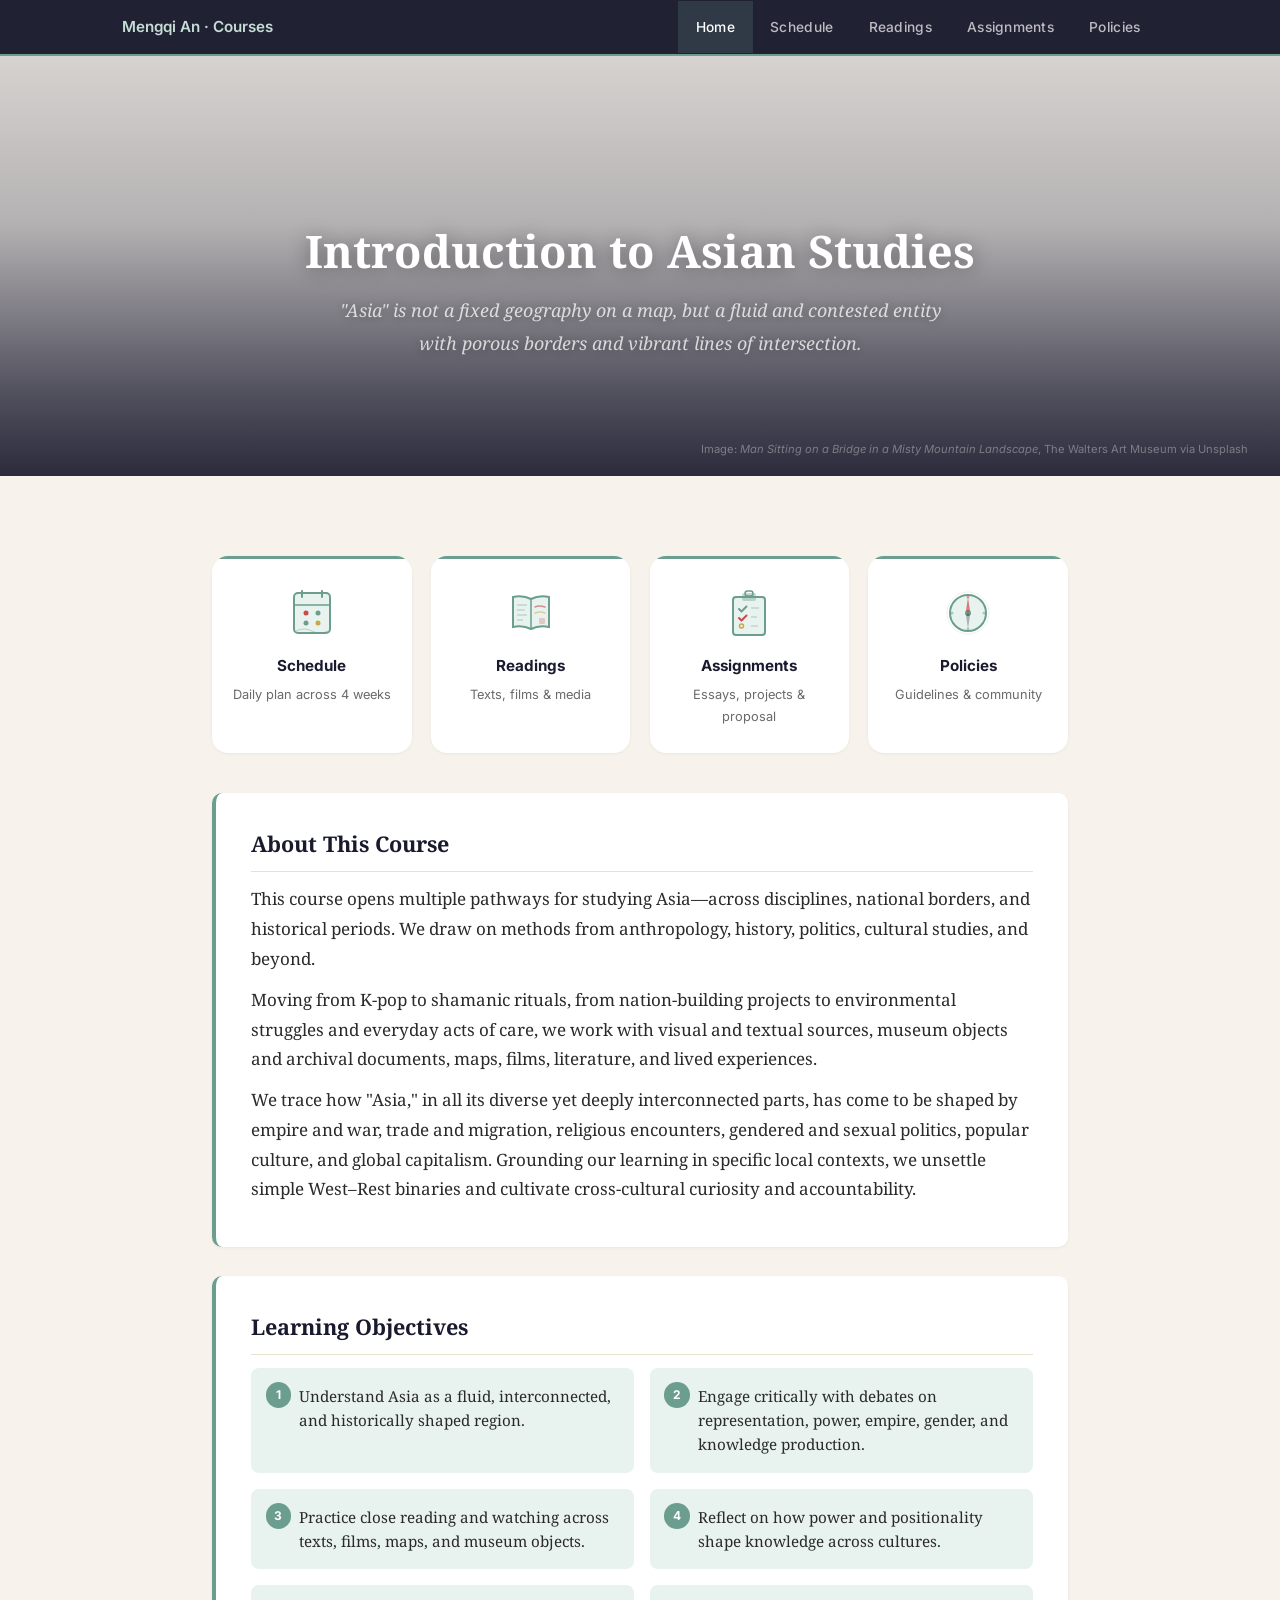
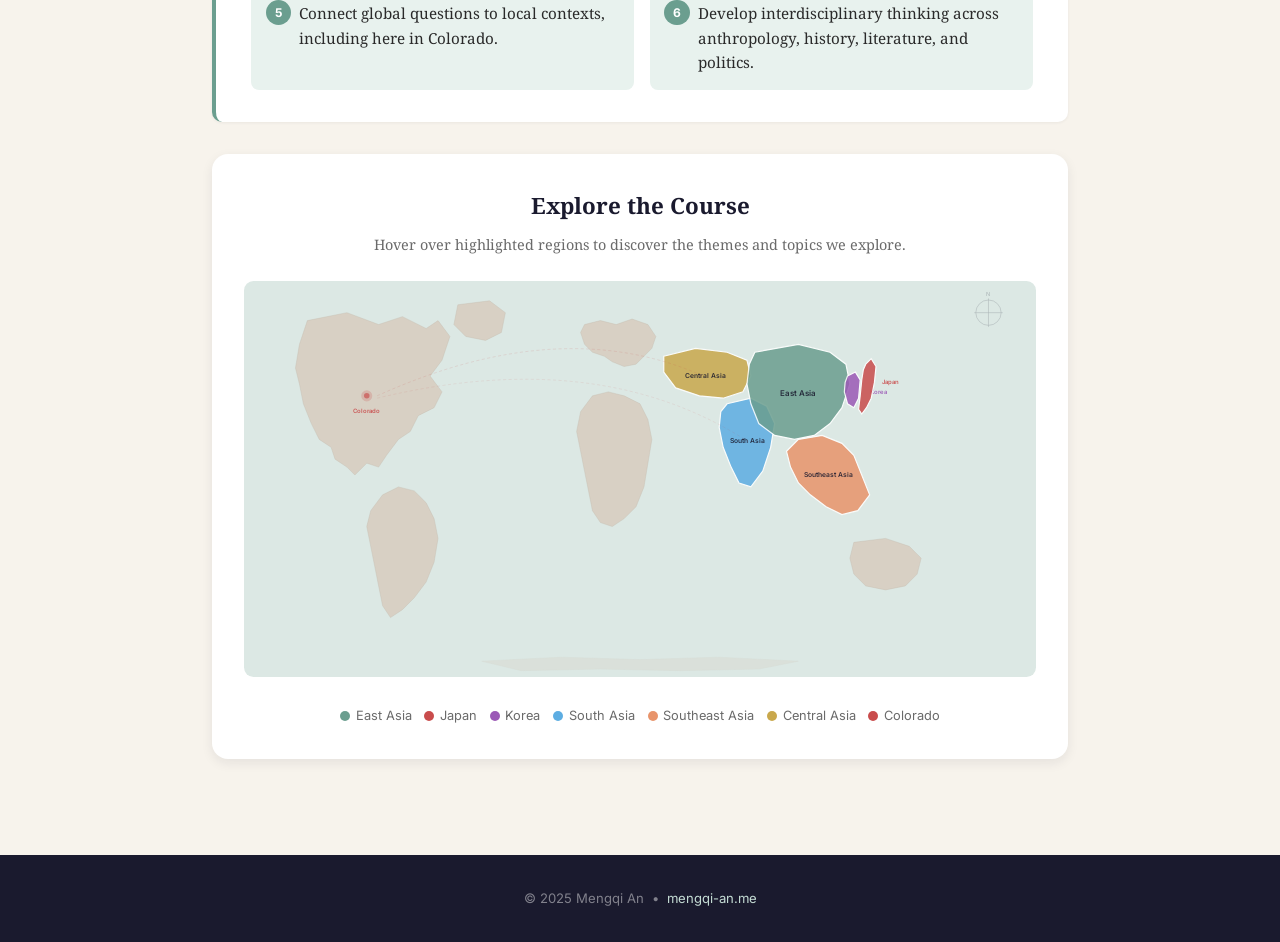
<file: courses/intro-to-asian-studies/index.html>
<!DOCTYPE html>
<html lang="en">
<head>
  <meta charset="UTF-8">
  <meta name="viewport" content="width=device-width, initial-scale=1.0">
  <title>Introduction to Asian Studies</title>
  <link rel="stylesheet" href="css/style.css">
</head>
<body>

<nav>
  <div class="nav-inner">
    <a href="/courses/" class="site-title">Mengqi An &middot; Courses</a>
    <button class="nav-toggle" aria-label="Menu" onclick="document.querySelector('nav ul').classList.toggle('open')">&#9776;</button>
    <ul>
      <li><a href="index.html" class="active">Home</a></li>
      <li><a href="schedule.html">Schedule</a></li>
      <li><a href="readings.html">Readings</a></li>
      <li><a href="assignments.html">Assignments</a></li>
      <li><a href="policies.html">Policies</a></li>
    </ul>
  </div>
</nav>

<header class="hero hero-image">
  <div class="hero-overlay"></div>
  <div class="hero-content">
    <h1>Introduction to Asian Studies</h1>
    <p class="tagline">"Asia" is not a fixed geography on a map, but a fluid and contested entity with porous borders and vibrant lines of intersection.</p>
  </div>
  <p class="hero-credit">Image: <em>Man Sitting on a Bridge in a Misty Mountain Landscape</em>, The Walters Art Museum via Unsplash</p>
</header>

<main class="container">

  <!-- Quick Links with Custom SVG Icons -->
  <div class="quick-links">
    <a href="schedule.html" class="quick-link">
      <div class="icon-wrap">
        <svg viewBox="0 0 56 56" fill="none" xmlns="http://www.w3.org/2000/svg">
          <!-- Scroll/calendar icon -->
          <rect x="10" y="8" width="36" height="40" rx="4" fill="#e8f2ee" stroke="#6b9e8f" stroke-width="2"/>
          <path d="M18 6v6M38 6v6" stroke="#6b9e8f" stroke-width="2" stroke-linecap="round"/>
          <line x1="10" y1="20" x2="46" y2="20" stroke="#6b9e8f" stroke-width="1.5"/>
          <circle cx="22" cy="28" r="2.5" fill="#c94c4c"/>
          <circle cx="34" cy="28" r="2.5" fill="#6b9e8f"/>
          <circle cx="22" cy="38" r="2.5" fill="#6b9e8f"/>
          <circle cx="34" cy="38" r="2.5" fill="#c9a84c"/>
          <!-- Decorative wave at bottom -->
          <path d="M12 46 Q20 42 28 46 Q36 50 44 46" stroke="#6b9e8f" stroke-width="1" opacity="0.4" fill="none"/>
        </svg>
      </div>
      <div class="label">Schedule</div>
      <div class="desc">Daily plan across 4 weeks</div>
    </a>
    <a href="readings.html" class="quick-link">
      <div class="icon-wrap">
        <svg viewBox="0 0 56 56" fill="none" xmlns="http://www.w3.org/2000/svg">
          <!-- Open book with pages -->
          <path d="M28 14 Q20 10 10 12 L10 42 Q20 40 28 44 Q36 40 46 42 L46 12 Q36 10 28 14Z" fill="#e8f2ee" stroke="#6b9e8f" stroke-width="2"/>
          <line x1="28" y1="14" x2="28" y2="44" stroke="#6b9e8f" stroke-width="1.5"/>
          <!-- Text lines left page -->
          <line x1="14" y1="20" x2="24" y2="20" stroke="#6b9e8f" stroke-width="1" opacity="0.5"/>
          <line x1="14" y1="25" x2="22" y2="25" stroke="#6b9e8f" stroke-width="1" opacity="0.5"/>
          <line x1="14" y1="30" x2="24" y2="30" stroke="#6b9e8f" stroke-width="1" opacity="0.5"/>
          <line x1="14" y1="35" x2="20" y2="35" stroke="#6b9e8f" stroke-width="1" opacity="0.5"/>
          <!-- Ink brush stroke accent -->
          <path d="M32 22 Q36 20 42 22" stroke="#c94c4c" stroke-width="1.5" stroke-linecap="round" opacity="0.6"/>
          <path d="M32 28 Q38 26 42 28" stroke="#c9a84c" stroke-width="1.5" stroke-linecap="round" opacity="0.5"/>
          <!-- Small seal stamp -->
          <rect x="36" y="33" width="6" height="6" rx="1" fill="#c94c4c" opacity="0.25"/>
        </svg>
      </div>
      <div class="label">Readings</div>
      <div class="desc">Texts, films &amp; media</div>
    </a>
    <a href="assignments.html" class="quick-link">
      <div class="icon-wrap">
        <svg viewBox="0 0 56 56" fill="none" xmlns="http://www.w3.org/2000/svg">
          <!-- Clipboard body -->
          <rect x="12" y="12" width="32" height="38" rx="3" fill="#e8f2ee" stroke="#6b9e8f" stroke-width="2"/>
          <!-- Clipboard clip -->
          <rect x="21" y="8" width="14" height="8" rx="2" fill="#6b9e8f" opacity="0.4"/>
          <rect x="24" y="6" width="8" height="5" rx="2.5" fill="none" stroke="#6b9e8f" stroke-width="1.5"/>
          <!-- Checkmark 1 -->
          <path d="M18 24 l2.5 2.5 5-5" stroke="#6b9e8f" stroke-width="2" stroke-linecap="round" stroke-linejoin="round"/>
          <line x1="30" y1="23" x2="38" y2="23" stroke="#6b9e8f" stroke-width="1.2" opacity="0.5"/>
          <!-- Checkmark 2 -->
          <path d="M18 33 l2.5 2.5 5-5" stroke="#c94c4c" stroke-width="2" stroke-linecap="round" stroke-linejoin="round"/>
          <line x1="30" y1="32" x2="36" y2="32" stroke="#6b9e8f" stroke-width="1.2" opacity="0.5"/>
          <!-- Pending item 3 -->
          <circle cx="20.5" cy="41" r="2" fill="none" stroke="#c9a84c" stroke-width="1.5"/>
          <line x1="30" y1="41" x2="37" y2="41" stroke="#6b9e8f" stroke-width="1.2" opacity="0.5"/>
        </svg>
      </div>
      <div class="label">Assignments</div>
      <div class="desc">Essays, projects &amp; proposal</div>
    </a>
    <a href="policies.html" class="quick-link">
      <div class="icon-wrap">
        <svg viewBox="0 0 56 56" fill="none" xmlns="http://www.w3.org/2000/svg">
          <!-- Compass / balance -->
          <circle cx="28" cy="28" r="18" fill="#e8f2ee" stroke="#6b9e8f" stroke-width="2"/>
          <circle cx="28" cy="28" r="3" fill="#6b9e8f"/>
          <!-- Compass needle -->
          <path d="M28 12 L30 26 L28 28 L26 26 Z" fill="#c94c4c" opacity="0.7"/>
          <path d="M28 44 L30 30 L28 28 L26 30 Z" fill="#1a1a2e" opacity="0.3"/>
          <!-- Cardinal marks -->
          <circle cx="28" cy="12" r="1.5" fill="#c94c4c" opacity="0.5"/>
          <circle cx="44" cy="28" r="1.5" fill="#6b9e8f" opacity="0.5"/>
          <circle cx="28" cy="44" r="1.5" fill="#6b9e8f" opacity="0.5"/>
          <circle cx="12" cy="28" r="1.5" fill="#6b9e8f" opacity="0.5"/>
          <!-- Outer ring decoration -->
          <circle cx="28" cy="28" r="21" fill="none" stroke="#6b9e8f" stroke-width="0.5" opacity="0.3"/>
        </svg>
      </div>
      <div class="label">Policies</div>
      <div class="desc">Guidelines &amp; community</div>
    </a>
  </div>

  <!-- Course Description -->
  <div class="section-card">
    <h2>About This Course</h2>
    <p>This course opens multiple pathways for studying Asia&mdash;across disciplines, national borders, and historical periods. We draw on methods from anthropology, history, politics, cultural studies, and beyond.</p>
    <p>Moving from K-pop to shamanic rituals, from nation-building projects to environmental struggles and everyday acts of care, we work with visual and textual sources, museum objects and archival documents, maps, films, literature, and lived experiences.</p>
    <p>We trace how "Asia," in all its diverse yet deeply interconnected parts, has come to be shaped by empire and war, trade and migration, religious encounters, gendered and sexual politics, popular culture, and global capitalism. Grounding our learning in specific local contexts, we unsettle simple West&ndash;Rest binaries and cultivate cross-cultural curiosity and accountability.</p>
  </div>

  <!-- Learning Objectives (shortened) -->
  <div class="section-card">
    <h2>Learning Objectives</h2>
    <div class="objectives-grid">
      <div class="obj-item">
        <span class="obj-num">1</span>
        Understand Asia as a fluid, interconnected, and historically shaped region.
      </div>
      <div class="obj-item">
        <span class="obj-num">2</span>
        Engage critically with debates on representation, power, empire, gender, and knowledge production.
      </div>
      <div class="obj-item">
        <span class="obj-num">3</span>
        Practice close reading and watching across texts, films, maps, and museum objects.
      </div>
      <div class="obj-item">
        <span class="obj-num">4</span>
        Reflect on how power and positionality shape knowledge across cultures.
      </div>
      <div class="obj-item">
        <span class="obj-num">5</span>
        Connect global questions to local contexts, including here in Colorado.
      </div>
      <div class="obj-item">
        <span class="obj-num">6</span>
        Develop interdisciplinary thinking across anthropology, history, literature, and politics.
      </div>
    </div>
  </div>

  <!-- Interactive Thematic Map -->
  <div class="map-section" id="explore-map">
    <h2>Explore the Course</h2>
    <p class="map-subtitle">Hover over highlighted regions to discover the themes and topics we explore.</p>

    <div class="map-container">
      <svg viewBox="0 0 1000 500" xmlns="http://www.w3.org/2000/svg" id="asia-map">
        <defs>
          <style>
            .land { fill: #d8d0c4; stroke: #c5bdb0; stroke-width: 0.5; }
            .water { fill: #dce8e4; }
            .map-region { cursor: pointer; transition: opacity 0.3s, filter 0.3s; }
            .map-region:hover { opacity: 1 !important; filter: brightness(1.1) saturate(1.2); }
            .region-label { pointer-events: none; font-family: 'Inter', sans-serif; font-weight: 600; }
          </style>
        </defs>

        <!-- Ocean background -->
        <rect width="1000" height="500" class="water" rx="12"/>

        <!-- === NON-INTERACTIVE CONTINENTS (greyed land) === -->

        <!-- North America -->
        <path class="land" d="M80 50 L130 40 L170 55 L200 45 L230 60 L245 50 L260 70 L250 100 L235 120 L250 140 L240 160 L220 170 L210 190 L195 200 L180 220 L170 235 L155 230 L140 245 L130 235 L115 225 L110 210 L95 200 L85 180 L75 155 L70 130 L65 110 L70 80Z"/>
        <!-- Greenland -->
        <path class="land" d="M270 30 L310 25 L330 40 L325 65 L305 75 L280 70 L265 55Z"/>
        <!-- South America -->
        <path class="land" d="M175 270 L195 260 L215 265 L230 280 L240 300 L245 325 L240 355 L230 380 L215 400 L200 415 L185 425 L175 410 L170 385 L165 360 L160 335 L155 310 L160 290Z"/>
        <!-- Europe -->
        <path class="land" d="M430 55 L450 50 L470 55 L490 48 L510 55 L520 70 L515 85 L505 95 L495 105 L480 108 L465 102 L455 95 L440 90 L430 80 L425 65Z"/>
        <!-- Africa -->
        <path class="land" d="M440 145 L460 140 L480 145 L500 155 L510 175 L515 200 L510 230 L505 260 L495 285 L480 300 L465 310 L450 305 L440 290 L435 265 L430 240 L425 215 L420 190 L425 165Z"/>
        <!-- Australia -->
        <path class="land" d="M770 330 L810 325 L840 335 L855 350 L850 370 L835 385 L810 390 L785 385 L770 370 L765 350Z"/>
        <!-- Antarctica hint -->
        <path class="land" d="M300 480 L400 475 L500 478 L600 475 L700 480 L650 490 L550 492 L450 490 L350 492Z" opacity="0.3"/>

        <!-- === INTERACTIVE ASIAN REGIONS === -->

        <!-- Central Asia -->
        <path class="map-region" data-region="central-asia"
              d="M530 95 L570 85 L610 90 L635 100 L640 120 L630 140 L605 148 L575 145 L545 135 L530 115Z"
              fill="#c9a84c" opacity="0.7" stroke="#fff" stroke-width="1.5"/>
        <text x="583" y="122" text-anchor="middle" class="region-label" font-size="8.5" fill="#1a1a2e" opacity="0.85">Central Asia</text>

        <!-- South Asia (India subcontinent) -->
        <path class="map-region" data-region="south-asia"
              d="M610 155 L640 148 L660 158 L670 180 L665 210 L655 240 L640 260 L625 255 L615 235 L605 210 L600 185 L602 165Z"
              fill="#5dade2" opacity="0.6" stroke="#fff" stroke-width="1.5"/>
        <text x="636" y="205" text-anchor="middle" class="region-label" font-size="8.5" fill="#1a1a2e" opacity="0.85">South Asia</text>

        <!-- East Asia (China) -->
        <path class="map-region" data-region="east-asia"
              d="M645 90 L700 80 L740 90 L760 105 L765 130 L755 160 L740 180 L720 195 L695 200 L670 195 L650 180 L640 155 L635 130 L638 105Z"
              fill="#6b9e8f" opacity="0.7" stroke="#fff" stroke-width="1.5"/>
        <text x="700" y="145" text-anchor="middle" class="region-label" font-size="10" fill="#1a1a2e" opacity="0.85">East Asia</text>

        <!-- Korea -->
        <path class="map-region" data-region="korea"
              d="M762 120 L772 115 L778 125 L776 148 L770 160 L762 155 L758 140 L759 128Z"
              fill="#9b59b6" opacity="0.65" stroke="#fff" stroke-width="1.5"/>
        <text x="790 " y="143" text-anchor="start" class="region-label" font-size="7.5" fill="#9b59b6" opacity="0.9">Korea</text>

        <!-- Japan -->
        <path class="map-region" data-region="japan"
              d="M785 105 L792 98 L798 108 L796 128 L792 148 L786 160 L780 168 L776 162 L778 145 L780 125 L782 112Z"
              fill="#c94c4c" opacity="0.6" stroke="#fff" stroke-width="1.5"/>
        <text x="805" y="130" text-anchor="start" class="region-label" font-size="7.5" fill="#c94c4c" opacity="0.9">Japan</text>

        <!-- Southeast Asia -->
        <path class="map-region" data-region="southeast-asia"
              d="M700 200 L730 195 L755 205 L770 220 L780 245 L790 270 L775 290 L755 295 L735 285 L715 270 L700 255 L690 235 L685 215Z"
              fill="#e8946b" opacity="0.6" stroke="#fff" stroke-width="1.5"/>
        <text x="738" y="248" text-anchor="middle" class="region-label" font-size="8.5" fill="#1a1a2e" opacity="0.85">Southeast Asia</text>

        <!-- === COLORADO MARKER === -->
        <g class="map-region" data-region="colorado" style="cursor:pointer">
          <!-- Pulsing rings -->
          <circle cx="155" cy="145" r="12" fill="#c94c4c" opacity="0.1">
            <animate attributeName="r" values="12;18;12" dur="2.5s" repeatCount="indefinite"/>
            <animate attributeName="opacity" values="0.1;0.0;0.1" dur="2.5s" repeatCount="indefinite"/>
          </circle>
          <circle cx="155" cy="145" r="7" fill="#c94c4c" opacity="0.25"/>
          <circle cx="155" cy="145" r="3.5" fill="#c94c4c" opacity="0.8"/>
        </g>
        <text x="155" y="167" text-anchor="middle" class="region-label" font-size="7.5" fill="#c94c4c" opacity="0.9">Colorado</text>

        <!-- Connection arc from Colorado to Asia -->
        <path d="M168 145 Q400 40 580 120" stroke="#c94c4c" stroke-width="0.8" stroke-dasharray="4 3" opacity="0.2" fill="none"/>
        <path d="M168 148 Q450 80 640 205" stroke="#c94c4c" stroke-width="0.8" stroke-dasharray="4 3" opacity="0.15" fill="none"/>

        <!-- Compass rose -->
        <g transform="translate(940,40)" opacity="0.25">
          <circle cx="0" cy="0" r="16" fill="none" stroke="#1a1a2e" stroke-width="0.7"/>
          <line x1="0" y1="-18" x2="0" y2="18" stroke="#1a1a2e" stroke-width="0.7"/>
          <line x1="-18" y1="0" x2="18" y2="0" stroke="#1a1a2e" stroke-width="0.7"/>
          <text x="0" y="-21" text-anchor="middle" font-family="Inter,sans-serif" font-size="7" fill="#1a1a2e">N</text>
        </g>
      </svg>

      <div class="map-tooltip" id="map-tooltip"></div>
    </div>

    <div class="map-legend">
      <div class="legend-item"><span class="legend-dot" style="background:#6b9e8f"></span> East Asia</div>
      <div class="legend-item"><span class="legend-dot" style="background:#c94c4c"></span> Japan</div>
      <div class="legend-item"><span class="legend-dot" style="background:#9b59b6"></span> Korea</div>
      <div class="legend-item"><span class="legend-dot" style="background:#5dade2"></span> South Asia</div>
      <div class="legend-item"><span class="legend-dot" style="background:#e8946b"></span> Southeast Asia</div>
      <div class="legend-item"><span class="legend-dot" style="background:#c9a84c"></span> Central Asia</div>
      <div class="legend-item"><span class="legend-dot" style="background:#c94c4c"></span> Colorado</div>
    </div>
  </div>

</main>

<footer>
  <p>&copy; 2025 Mengqi An &nbsp;&bull;&nbsp; <a href="https://mengqi-an.me">mengqi-an.me</a></p>
</footer>

<script>
// Interactive Map
const regionData = {
  'east-asia': {
    title: 'East Asia',
    desc: 'China, Taiwan, and the broader Sinophone world',
    topics: 'Cultural Revolution, Chinese literature (The King of Trees, Zhuangzi), gendered modernity (New Woman in Republican China), environmental philosophy, mapping & cartographic power'
  },
  'japan': {
    title: 'Japan',
    desc: 'From Meiji restoration to postwar innovation',
    topics: 'Meiji & Taishō modernization, settler colonialism in Hokkaido, Honda & postwar industry, modern Japanese literature (Shimizu Shikin), Enola Gay & war narratives'
  },
  'korea': {
    title: 'Korea',
    desc: 'K-pop, shamanism, and militarized modernity',
    topics: 'Global K-pop & soft masculinity, Korean shamanism (KPop Demon Hunters), militarized modernity & gendered citizenship, the Korean Wave (Hallyu)'
  },
  'south-asia': {
    title: 'South Asia',
    desc: 'Hindu art, diaspora, and postcolonial thought',
    topics: 'Hindu gods & Tibetan Buddhism (Denver Art Museum), crossing borders (Gayatri Spivak), area studies & knowledge production, citizenship & belonging'
  },
  'southeast-asia': {
    title: 'Southeast Asia',
    desc: 'Queerness, ecology, and spiritual traditions',
    topics: 'Queering Asia (Out Run, Philippines), babaylan & bayot traditions, Buddhist ecology (tree ordination in Thailand), environmental challenges, deforestation'
  },
  'central-asia': {
    title: 'Central Asia',
    desc: 'Water, energy, and environmental humanities',
    topics: 'Water & energy security (World Bank), Russian settler colonialism, environmental humanities, ecological practices at the margins'
  },
  'colorado': {
    title: 'Colorado Connections',
    desc: 'Asian American history right here',
    topics: 'Denver Art Museum Asian art collection, Amache Japanese internment camp, disappearance of Denver\'s Chinatown, AAPI archives at History Colorado Center'
  }
};

const tooltip = document.getElementById('map-tooltip');
const mapContainer = document.querySelector('.map-container');

document.querySelectorAll('.map-region').forEach(region => {
  region.addEventListener('mouseenter', (e) => {
    const data = regionData[region.dataset.region];
    if (!data) return;
    tooltip.innerHTML = `<h4>${data.title}</h4><p>${data.desc}</p><p class="topics">${data.topics}</p>`;
    tooltip.classList.add('active');
  });

  region.addEventListener('mousemove', (e) => {
    const rect = mapContainer.getBoundingClientRect();
    let x = e.clientX - rect.left + 15;
    let y = e.clientY - rect.top - 10;
    if (x + 300 > rect.width) x = x - 330;
    if (y + 150 > rect.height) y = y - 150;
    tooltip.style.left = x + 'px';
    tooltip.style.top = y + 'px';
  });

  region.addEventListener('mouseleave', () => {
    tooltip.classList.remove('active');
  });

  // Touch support
  region.addEventListener('click', (e) => {
    const data = regionData[region.dataset.region];
    if (!data) return;
    tooltip.innerHTML = `<h4>${data.title}</h4><p>${data.desc}</p><p class="topics">${data.topics}</p>`;
    const rect = mapContainer.getBoundingClientRect();
    let x = e.clientX - rect.left + 15;
    let y = e.clientY - rect.top - 10;
    if (x + 300 > rect.width) x = x - 330;
    tooltip.style.left = x + 'px';
    tooltip.style.top = y + 'px';
    tooltip.classList.toggle('active');
  });
});
</script>

</body>
</html>
</file>
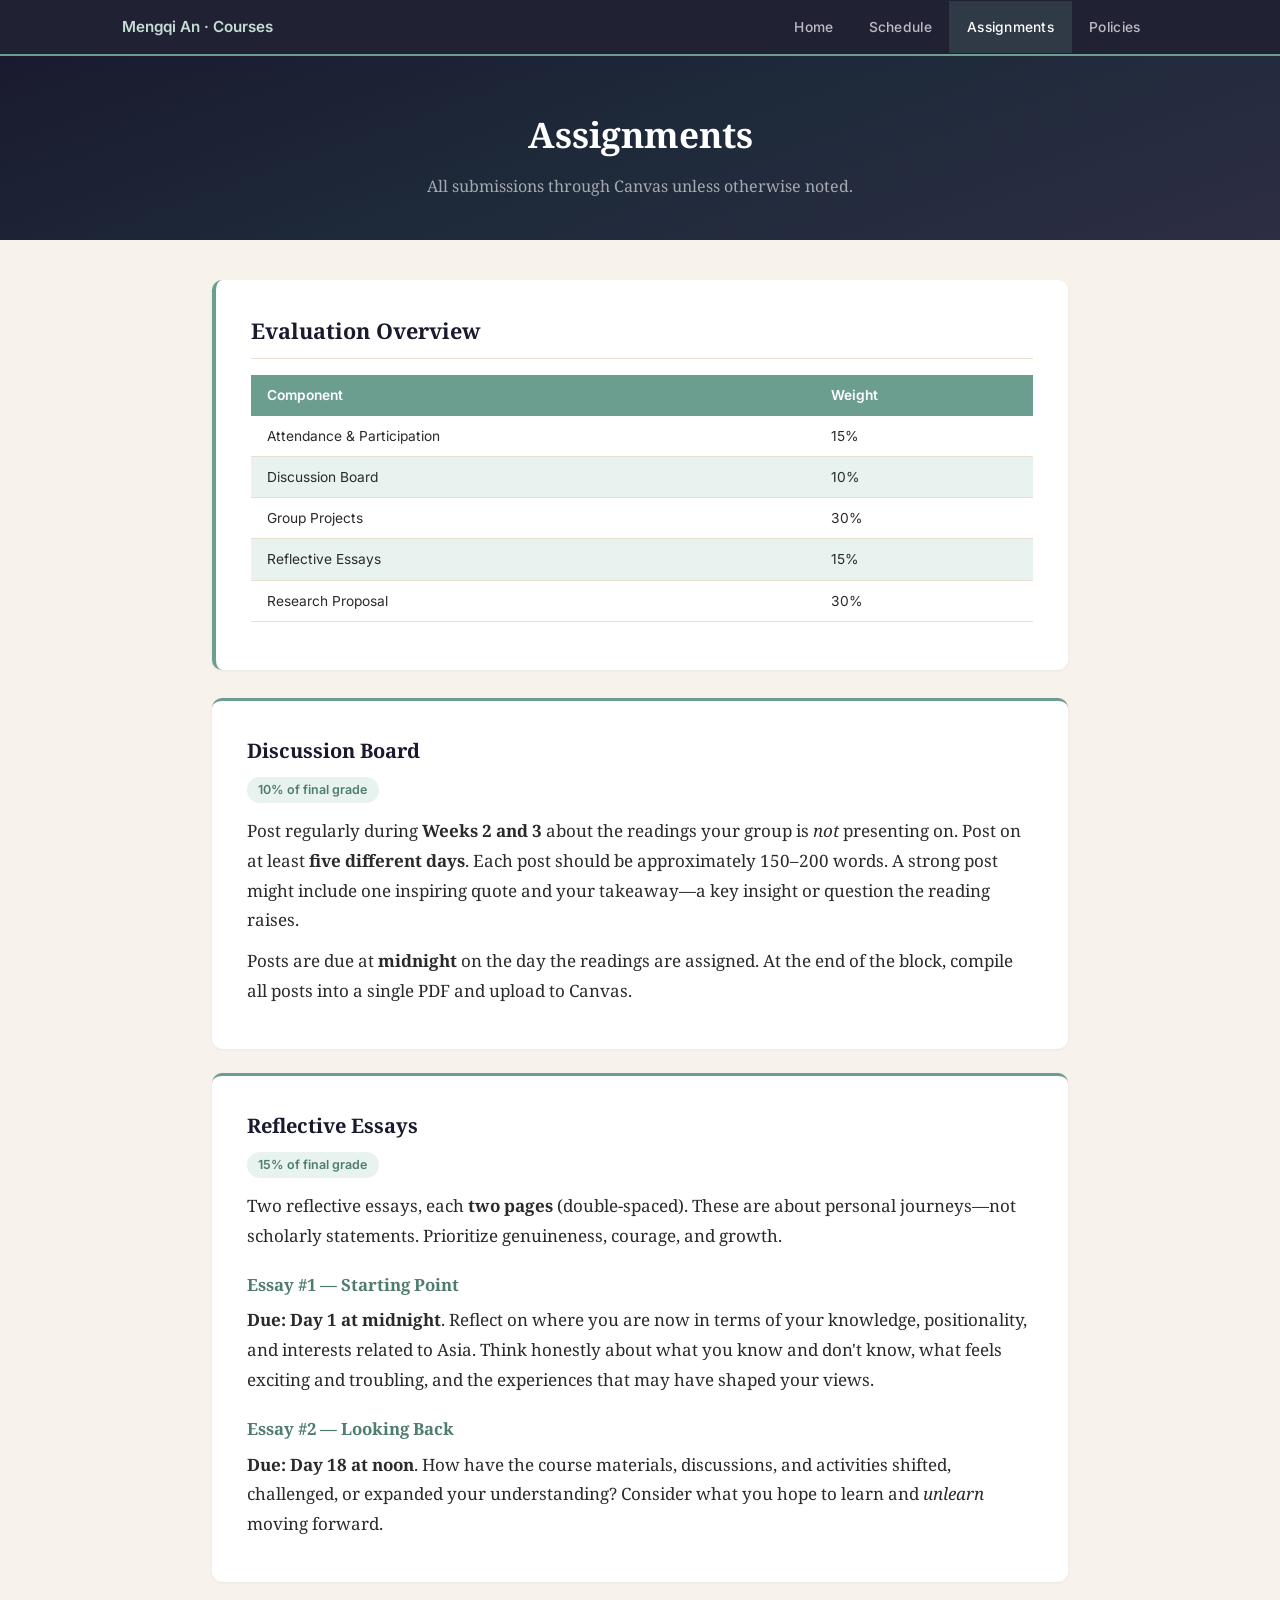
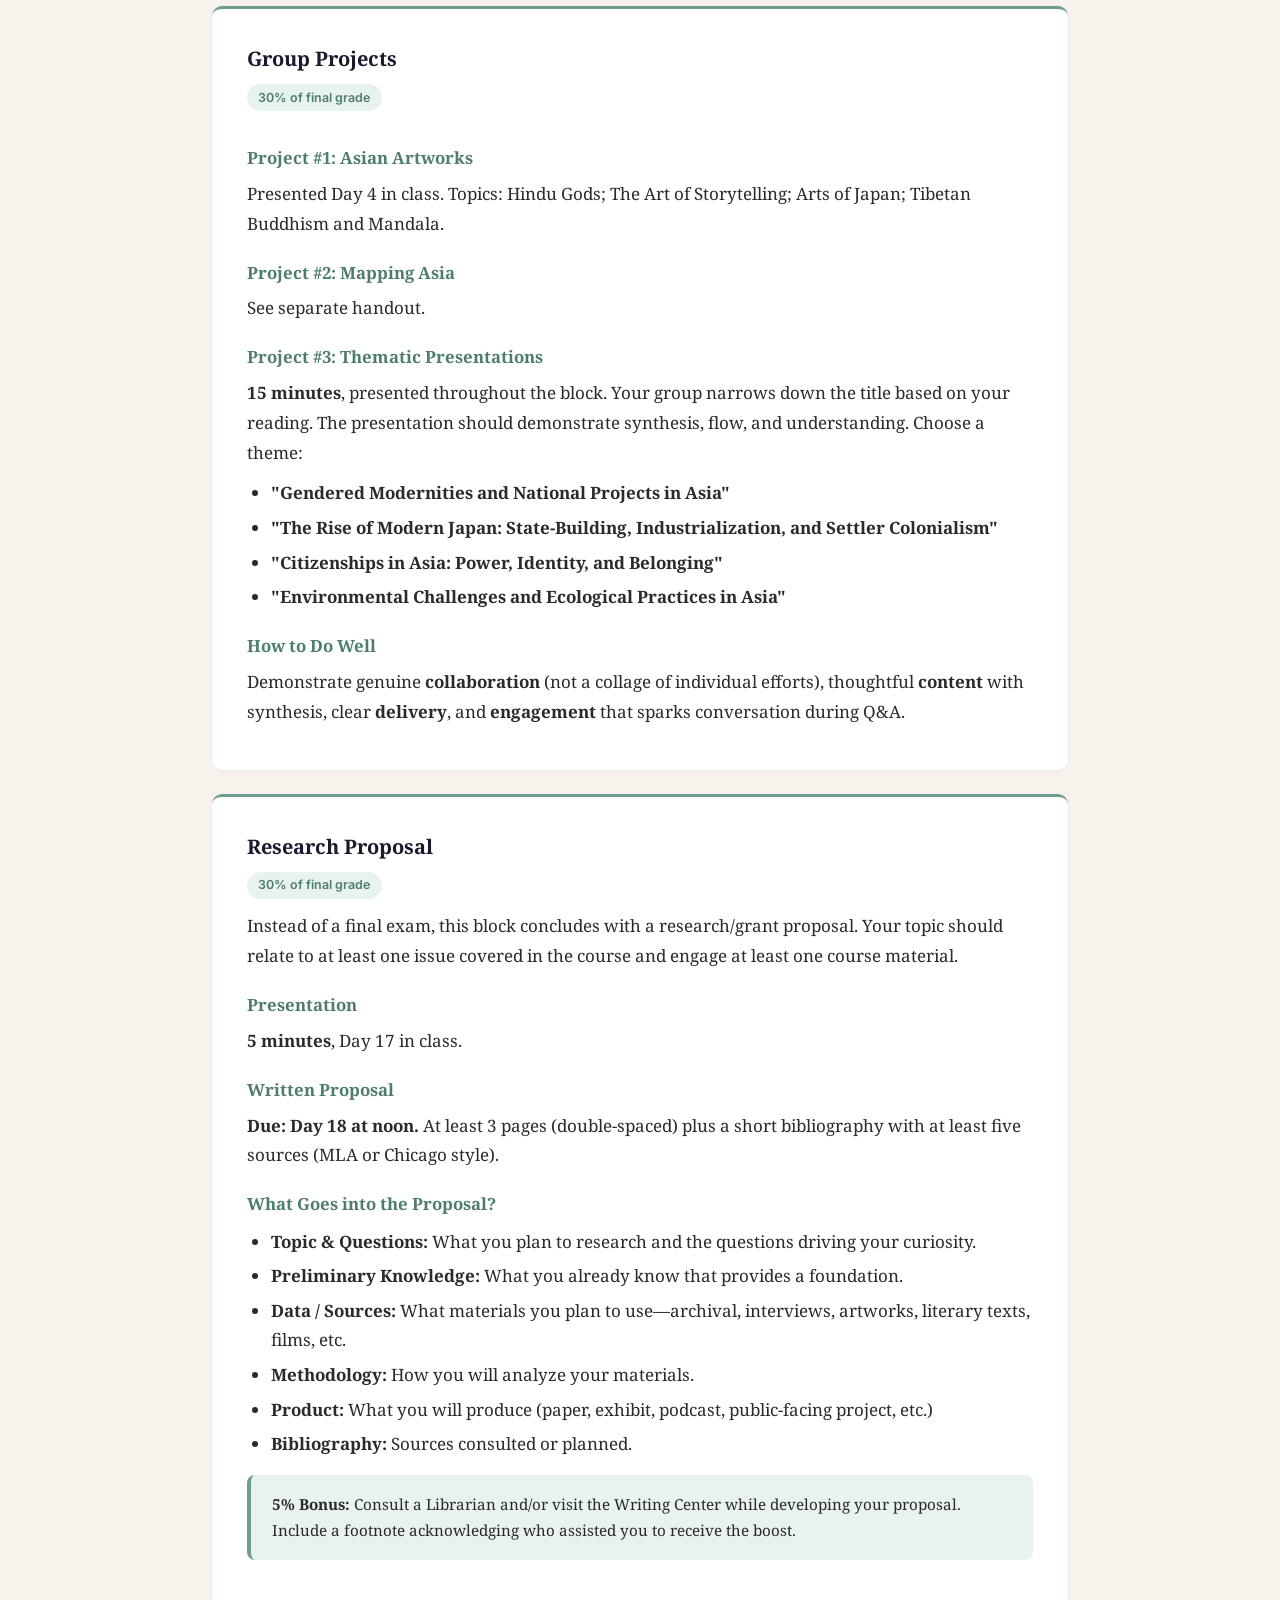
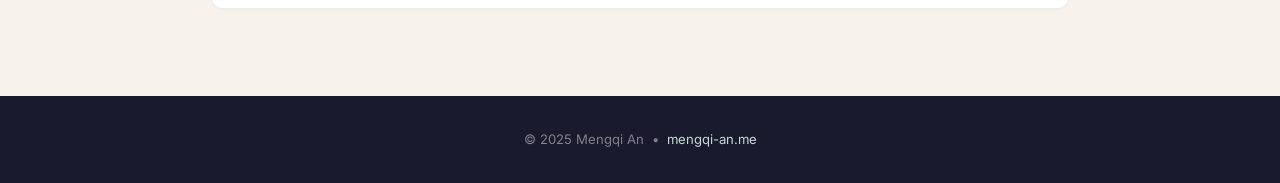
<file: courses/intro-asian-studies/assignments.html>
<!DOCTYPE html>
<html lang="en">
<head>
  <meta charset="UTF-8">
  <meta name="viewport" content="width=device-width, initial-scale=1.0">
  <title>Assignments | Introduction to Asian Studies</title>
  <link rel="stylesheet" href="css/style.css">
</head>
<body>

<nav>
  <div class="nav-inner">
    <a href="https://mengqi-an.me/courses.html" class="site-title">Mengqi An &middot; Courses</a>
    <button class="nav-toggle" aria-label="Menu" onclick="document.querySelector('nav ul').classList.toggle('open')">&#9776;</button>
    <ul>
      <li><a href="index.html">Home</a></li>
      <li><a href="schedule.html">Schedule</a></li>
      <li><a href="assignments.html" class="active">Assignments</a></li>
      <li><a href="policies.html">Policies</a></li>
    </ul>
  </div>
</nav>

<header class="page-header">
  <h1>Assignments</h1>
  <p>All submissions through Canvas unless otherwise noted.</p>
</header>

<main class="container">

  <!-- Grading -->
  <div class="section-card">
    <h2>Evaluation Overview</h2>
    <table class="grade-table">
      <thead><tr><th>Component</th><th>Weight</th></tr></thead>
      <tbody>
        <tr><td>Attendance &amp; Participation</td><td>15%</td></tr>
        <tr><td>Discussion Board</td><td>10%</td></tr>
        <tr><td>Group Projects</td><td>30%</td></tr>
        <tr><td>Reflective Essays</td><td>15%</td></tr>
        <tr><td>Research Proposal</td><td>30%</td></tr>
      </tbody>
    </table>
  </div>

  <!-- Discussion Board -->
  <div class="assignment-card">
    <h2>Discussion Board</h2>
    <span class="weight">10% of final grade</span>
    <p>Post regularly during <strong>Weeks 2 and 3</strong> about the readings your group is <em>not</em> presenting on. Post on at least <strong>five different days</strong>. Each post should be approximately 150&ndash;200 words. A strong post might include one inspiring quote and your takeaway&mdash;a key insight or question the reading raises.</p>
    <p>Posts are due at <strong>midnight</strong> on the day the readings are assigned. At the end of the block, compile all posts into a single PDF and upload to Canvas.</p>
  </div>

  <!-- Reflective Essays -->
  <div class="assignment-card">
    <h2>Reflective Essays</h2>
    <span class="weight">15% of final grade</span>
    <p>Two reflective essays, each <strong>two pages</strong> (double-spaced). These are about personal journeys&mdash;not scholarly statements. Prioritize genuineness, courage, and growth.</p>
    <h3>Essay #1 &mdash; Starting Point</h3>
    <p><strong>Due: Day 1 at midnight</strong>. Reflect on where you are now in terms of your knowledge, positionality, and interests related to Asia. Think honestly about what you know and don't know, what feels exciting and troubling, and the experiences that may have shaped your views.</p>
    <h3>Essay #2 &mdash; Looking Back</h3>
    <p><strong>Due: Day 18 at noon</strong>. How have the course materials, discussions, and activities shifted, challenged, or expanded your understanding? Consider what you hope to learn and <em>unlearn</em> moving forward.</p>
  </div>

  <!-- Group Projects -->
  <div class="assignment-card">
    <h2>Group Projects</h2>
    <span class="weight">30% of final grade</span>

    <h3>Project #1: Asian Artworks</h3>
    <p>Presented Day 4 in class. Topics: Hindu Gods; The Art of Storytelling; Arts of Japan; Tibetan Buddhism and Mandala.</p>

    <h3>Project #2: Mapping Asia</h3>
    <p>See separate handout.</p>

    <h3>Project #3: Thematic Presentations</h3>
    <p><strong>15 minutes</strong>, presented throughout the block. Your group narrows down the title based on your reading. The presentation should demonstrate synthesis, flow, and understanding. Choose a theme:</p>
    <ul>
      <li><strong>"Gendered Modernities and National Projects in Asia"</strong></li>
      <li><strong>"The Rise of Modern Japan: State-Building, Industrialization, and Settler Colonialism"</strong></li>
      <li><strong>"Citizenships in Asia: Power, Identity, and Belonging"</strong></li>
      <li><strong>"Environmental Challenges and Ecological Practices in Asia"</strong></li>
    </ul>

    <h3>How to Do Well</h3>
    <p>Demonstrate genuine <strong>collaboration</strong> (not a collage of individual efforts), thoughtful <strong>content</strong> with synthesis, clear <strong>delivery</strong>, and <strong>engagement</strong> that sparks conversation during Q&amp;A.</p>
  </div>

  <!-- Research Proposal -->
  <div class="assignment-card">
    <h2>Research Proposal</h2>
    <span class="weight">30% of final grade</span>
    <p>Instead of a final exam, this block concludes with a research/grant proposal. Your topic should relate to at least one issue covered in the course and engage at least one course material.</p>

    <h3>Presentation</h3>
    <p><strong>5 minutes</strong>, Day 17 in class.</p>

    <h3>Written Proposal</h3>
    <p><strong>Due: Day 18 at noon.</strong> At least 3 pages (double-spaced) plus a short bibliography with at least five sources (MLA or Chicago style).</p>

    <h3>What Goes into the Proposal?</h3>
    <ul>
      <li><strong>Topic &amp; Questions:</strong> What you plan to research and the questions driving your curiosity.</li>
      <li><strong>Preliminary Knowledge:</strong> What you already know that provides a foundation.</li>
      <li><strong>Data / Sources:</strong> What materials you plan to use&mdash;archival, interviews, artworks, literary texts, films, etc.</li>
      <li><strong>Methodology:</strong> How you will analyze your materials.</li>
      <li><strong>Product:</strong> What you will produce (paper, exhibit, podcast, public-facing project, etc.)</li>
      <li><strong>Bibliography:</strong> Sources consulted or planned.</li>
    </ul>

    <div class="highlight-box">
      <strong>5% Bonus:</strong> Consult a Librarian and/or visit the Writing Center while developing your proposal. Include a footnote acknowledging who assisted you to receive the boost.
    </div>
  </div>

</main>

<footer>
  <p>&copy; 2025 Mengqi An &nbsp;&bull;&nbsp; <a href="https://mengqi-an.me">mengqi-an.me</a></p>
</footer>

</body>
</html>
</file>
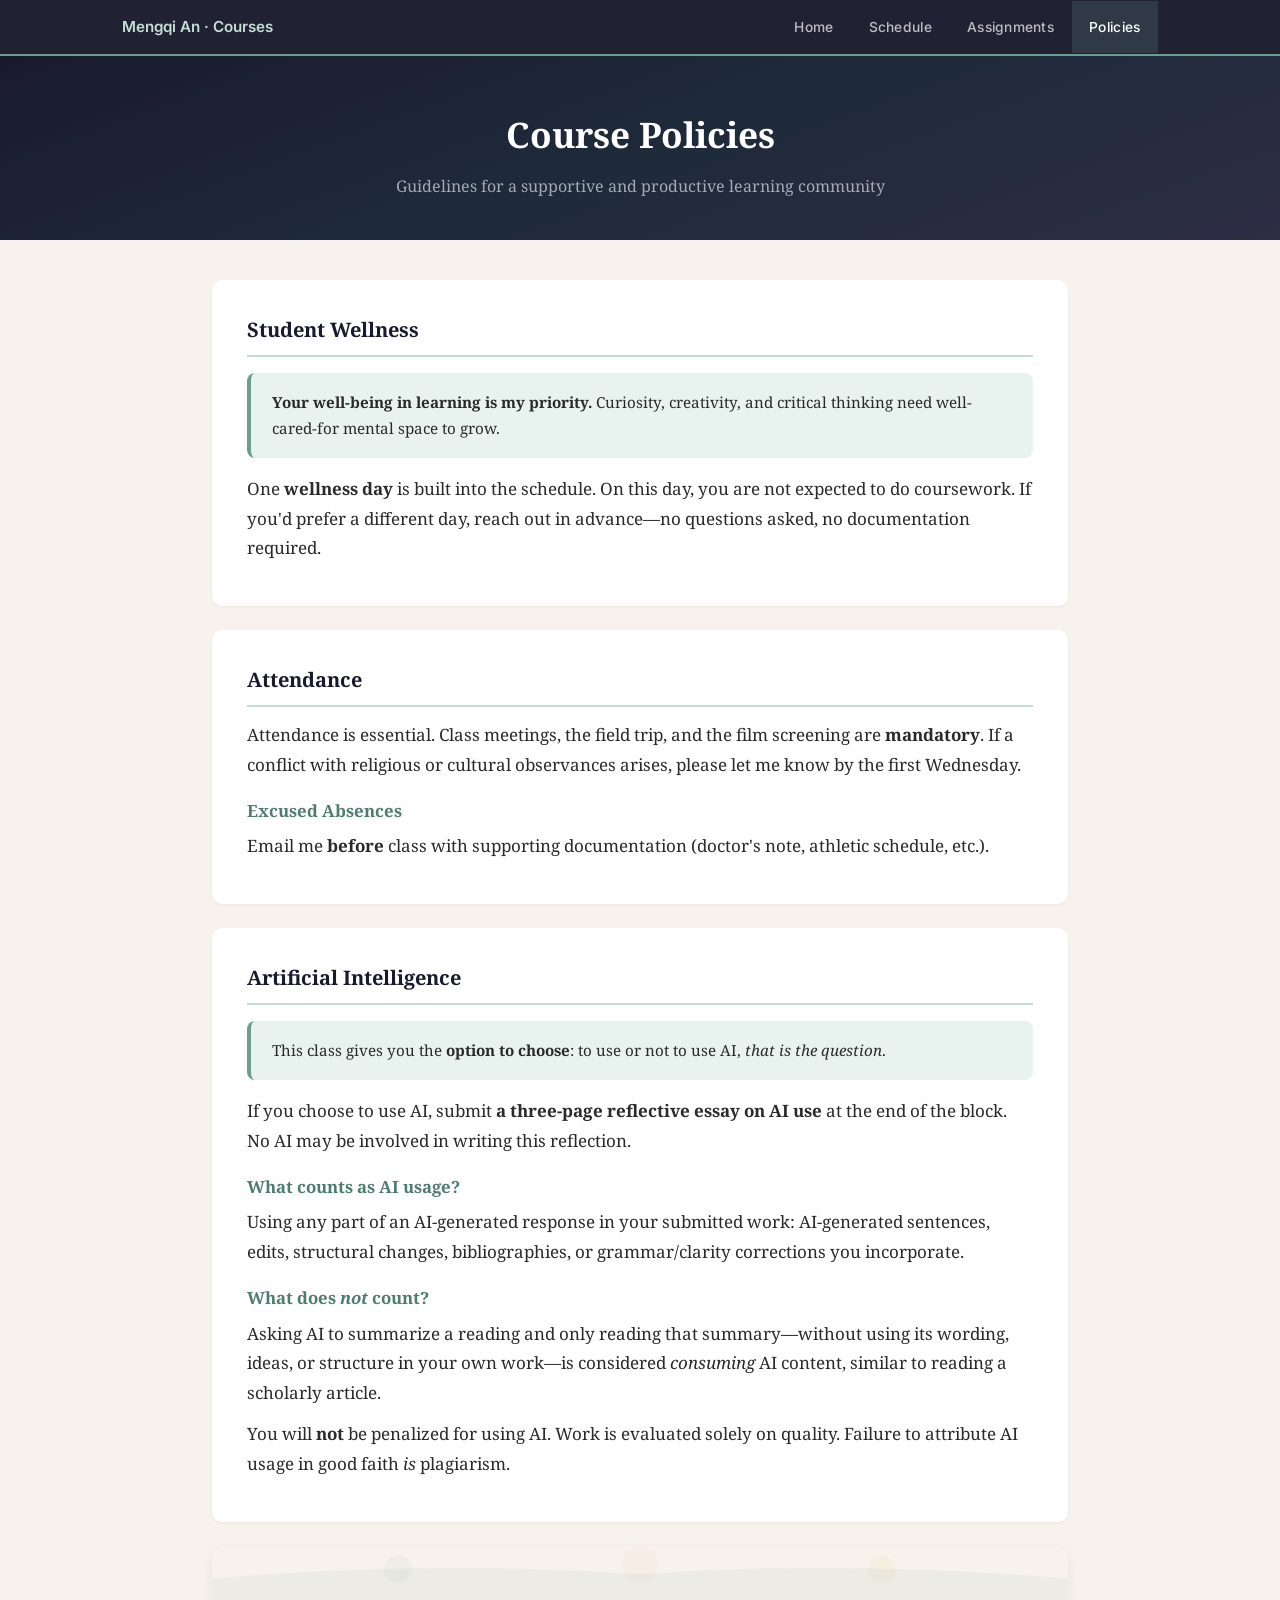
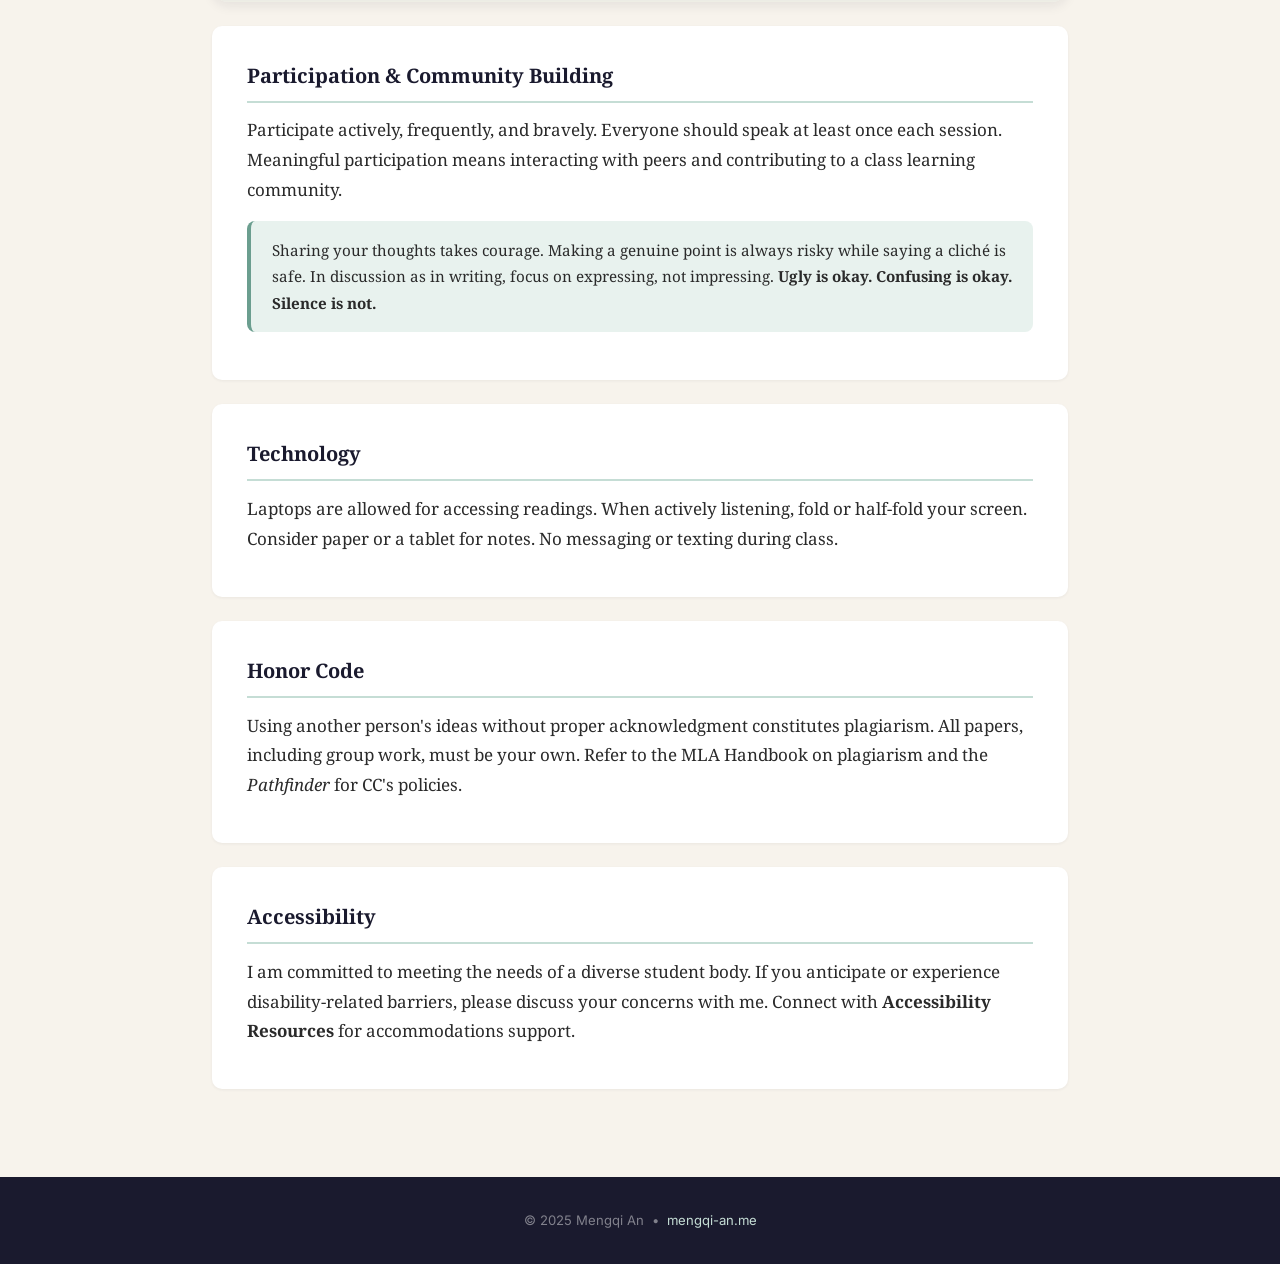
<file: courses/intro-asian-studies/policies.html>
<!DOCTYPE html>
<html lang="en">
<head>
  <meta charset="UTF-8">
  <meta name="viewport" content="width=device-width, initial-scale=1.0">
  <title>Policies | Introduction to Asian Studies</title>
  <link rel="stylesheet" href="css/style.css">
</head>
<body>

<nav>
  <div class="nav-inner">
    <a href="https://mengqi-an.me/courses.html" class="site-title">Mengqi An &middot; Courses</a>
    <button class="nav-toggle" aria-label="Menu" onclick="document.querySelector('nav ul').classList.toggle('open')">&#9776;</button>
    <ul>
      <li><a href="index.html">Home</a></li>
      <li><a href="schedule.html">Schedule</a></li>
      <li><a href="assignments.html">Assignments</a></li>
      <li><a href="policies.html" class="active">Policies</a></li>
    </ul>
  </div>
</nav>

<header class="page-header">
  <h1>Course Policies</h1>
  <p>Guidelines for a supportive and productive learning community</p>
</header>

<main class="container">

  <div class="policy-section">
    <h2>Student Wellness</h2>
    <div class="highlight-box">
      <strong>Your well-being in learning is my priority.</strong> Curiosity, creativity, and critical thinking need well-cared-for mental space to grow.
    </div>
    <p>One <strong>wellness day</strong> is built into the schedule. On this day, you are not expected to do coursework. If you'd prefer a different day, reach out in advance&mdash;no questions asked, no documentation required.</p>
  </div>

  <div class="policy-section">
    <h2>Attendance</h2>
    <p>Attendance is essential. Class meetings, the field trip, and the film screening are <strong>mandatory</strong>. If a conflict with religious or cultural observances arises, please let me know by the first Wednesday.</p>
    <h3>Excused Absences</h3>
    <p>Email me <strong>before</strong> class with supporting documentation (doctor's note, athletic schedule, etc.).</p>
  </div>

  <div class="policy-section">
    <h2>Artificial Intelligence</h2>
    <div class="highlight-box">
      This class gives you the <strong>option to choose</strong>: to use or not to use AI, <em>that is the question</em>.
    </div>
    <p>If you choose to use AI, submit <strong>a three-page reflective essay on AI use</strong> at the end of the block. No AI may be involved in writing this reflection.</p>
    <h3>What counts as AI usage?</h3>
    <p>Using any part of an AI-generated response in your submitted work: AI-generated sentences, edits, structural changes, bibliographies, or grammar/clarity corrections you incorporate.</p>
    <h3>What does <em>not</em> count?</h3>
    <p>Asking AI to summarize a reading and only reading that summary&mdash;without using its wording, ideas, or structure in your own work&mdash;is considered <em>consuming</em> AI content, similar to reading a scholarly article.</p>
    <p>You will <strong>not</strong> be penalized for using AI. Work is evaluated solely on quality. Failure to attribute AI usage in good faith <em>is</em> plagiarism.</p>
  </div>

  <!-- Decorative divider -->
  <div class="visual-banner" style="margin:1.5rem 0;">
    <svg viewBox="0 0 920 60" xmlns="http://www.w3.org/2000/svg">
      <rect width="920" height="60" fill="#f7f3ec"/>
      <path d="M0 35 Q230 15 460 30 Q690 15 920 35 L920 60 L0 60Z" fill="#6b9e8f" opacity="0.08"/>
      <!-- Ink wash circles -->
      <circle cx="200" cy="25" r="15" fill="#6b9e8f" opacity="0.06"/>
      <circle cx="460" cy="20" r="20" fill="#c94c4c" opacity="0.04"/>
      <circle cx="720" cy="25" r="15" fill="#c9a84c" opacity="0.06"/>
    </svg>
  </div>

  <div class="policy-section">
    <h2>Participation &amp; Community Building</h2>
    <p>Participate actively, frequently, and bravely. Everyone should speak at least once each session. Meaningful participation means interacting with peers and contributing to a class learning community.</p>
    <div class="highlight-box">
      Sharing your thoughts takes courage. Making a genuine point is always risky while saying a clich&eacute; is safe. In discussion as in writing, focus on expressing, not impressing. <strong>Ugly is okay. Confusing is okay. Silence is not.</strong>
    </div>
  </div>

  <div class="policy-section">
    <h2>Technology</h2>
    <p>Laptops are allowed for accessing readings. When actively listening, fold or half-fold your screen. Consider paper or a tablet for notes. No messaging or texting during class.</p>
  </div>

  <div class="policy-section">
    <h2>Honor Code</h2>
    <p>Using another person's ideas without proper acknowledgment constitutes plagiarism. All papers, including group work, must be your own. Refer to the MLA Handbook on plagiarism and the <em>Pathfinder</em> for CC's policies.</p>
  </div>

  <div class="policy-section">
    <h2>Accessibility</h2>
    <p>I am committed to meeting the needs of a diverse student body. If you anticipate or experience disability-related barriers, please discuss your concerns with me. Connect with <strong>Accessibility Resources</strong> for accommodations support.</p>
  </div>

</main>

<footer>
  <p>&copy; 2025 Mengqi An &nbsp;&bull;&nbsp; <a href="https://mengqi-an.me">mengqi-an.me</a></p>
</footer>

</body>
</html>
</file>
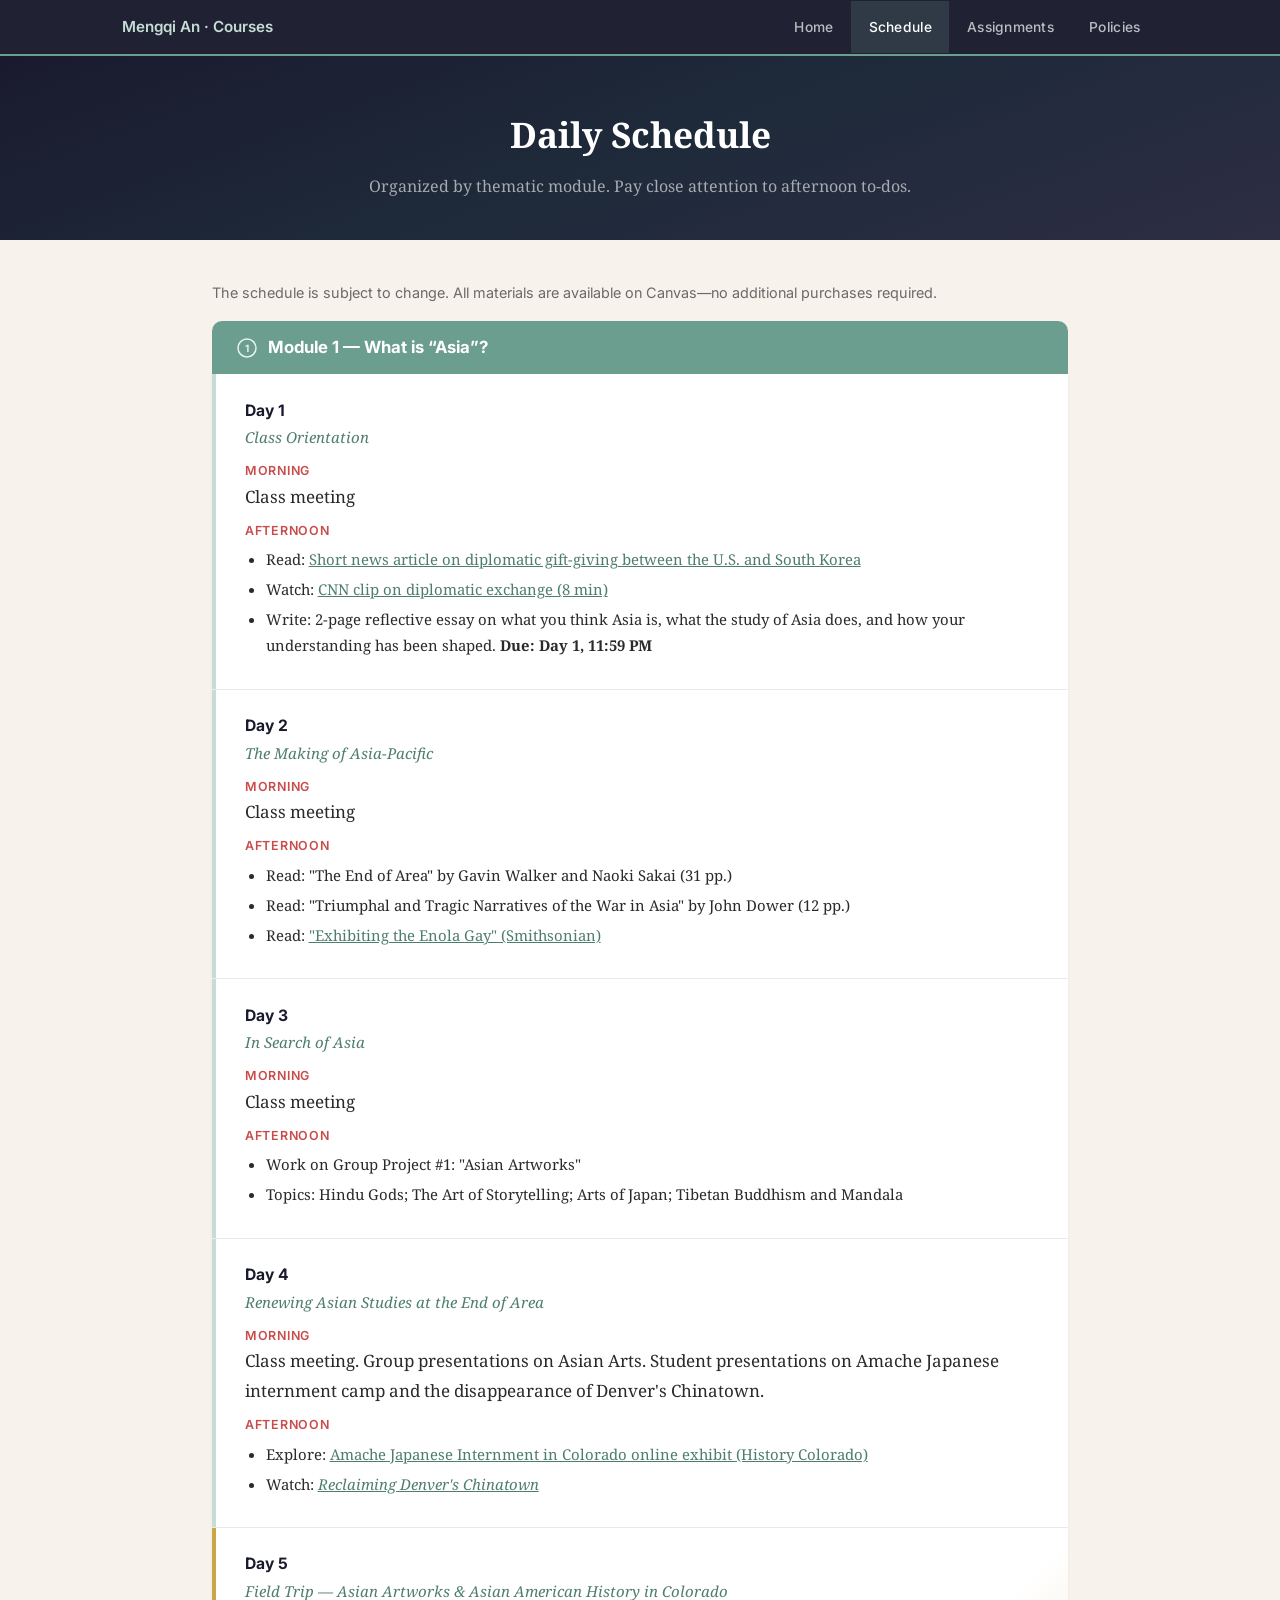
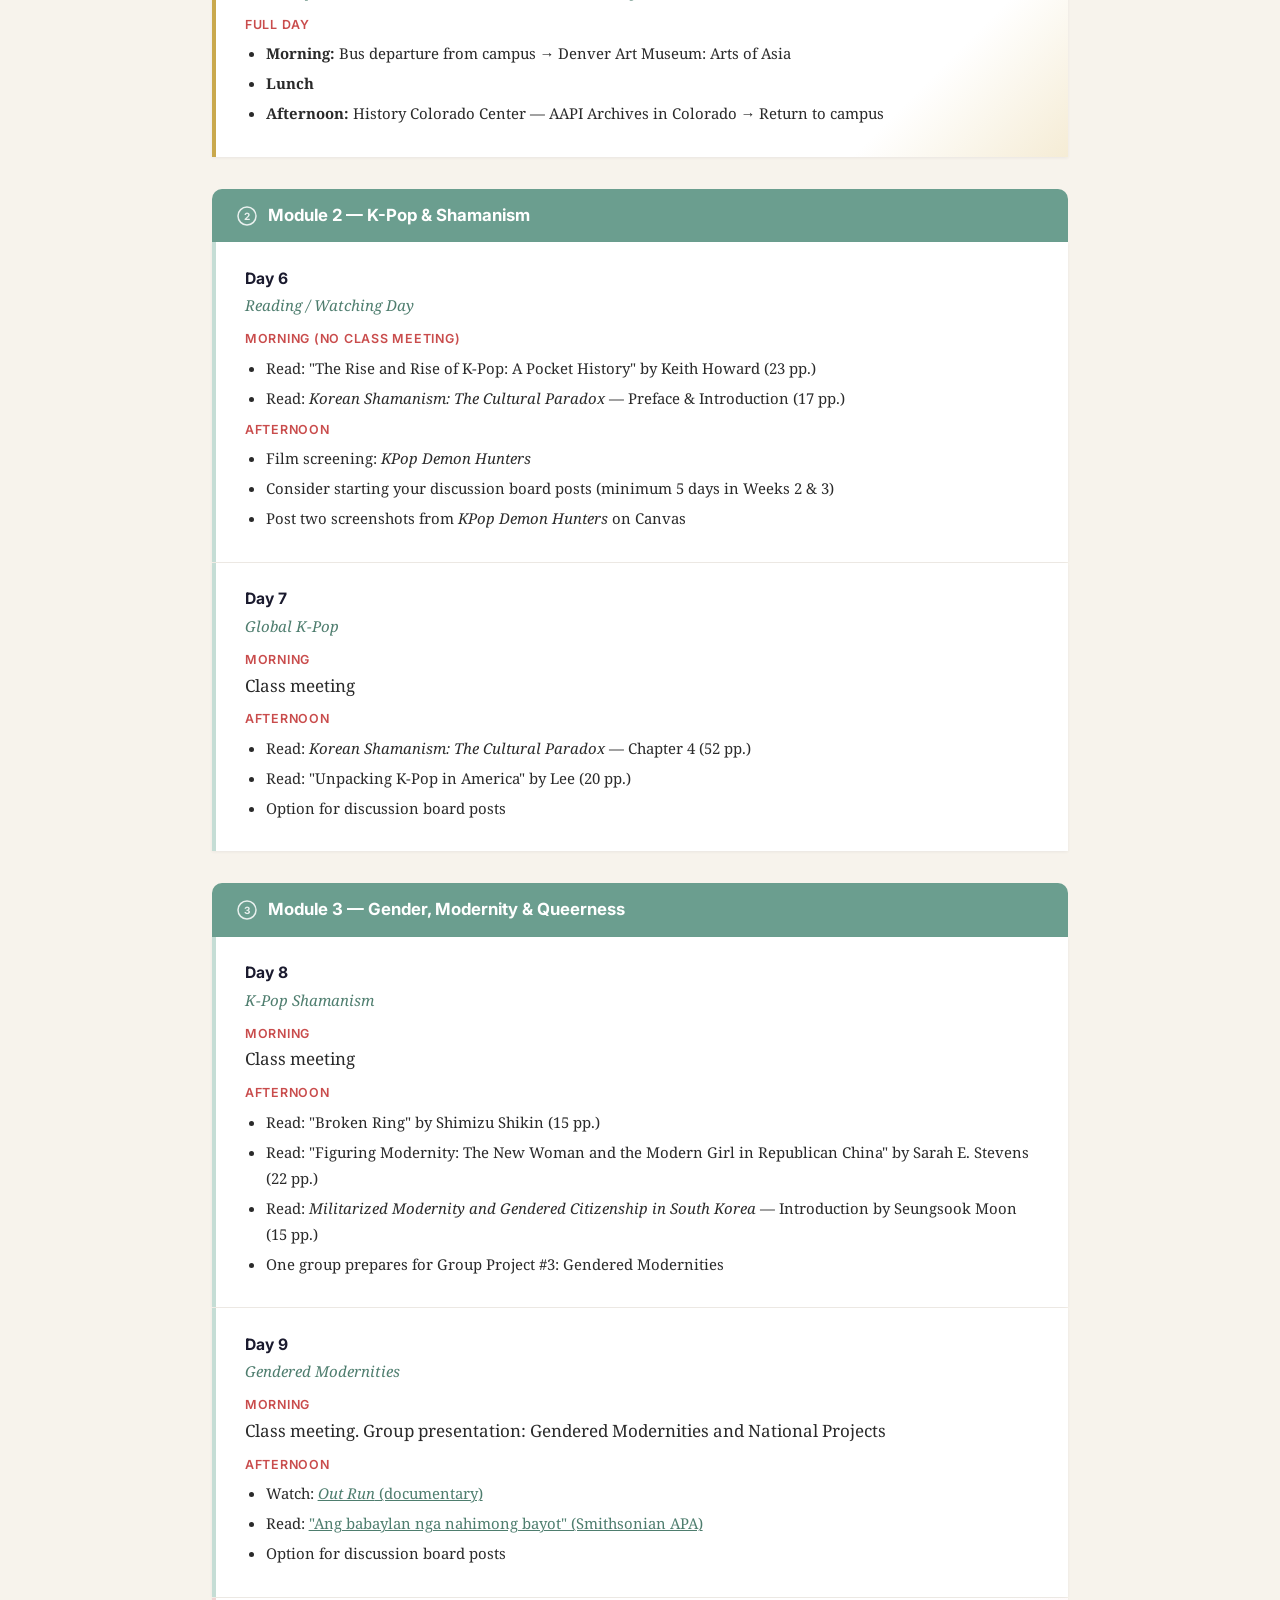
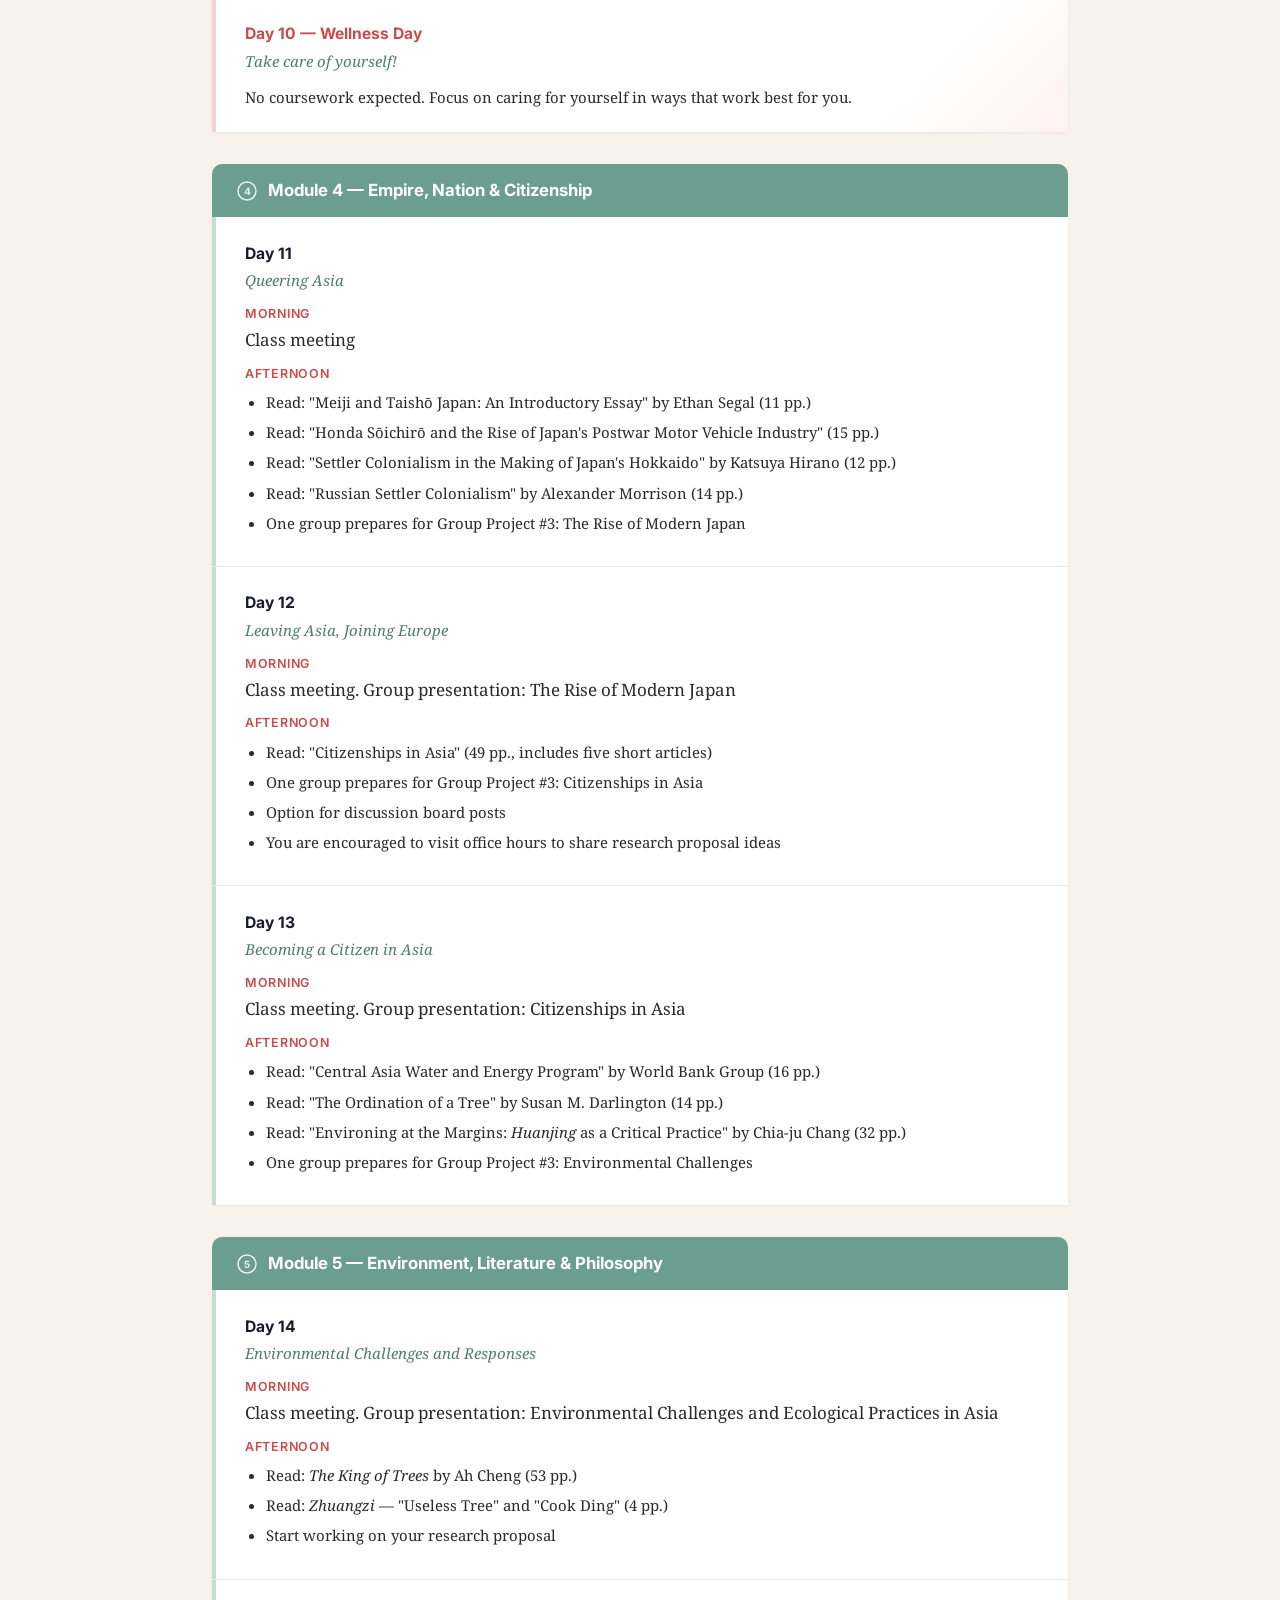
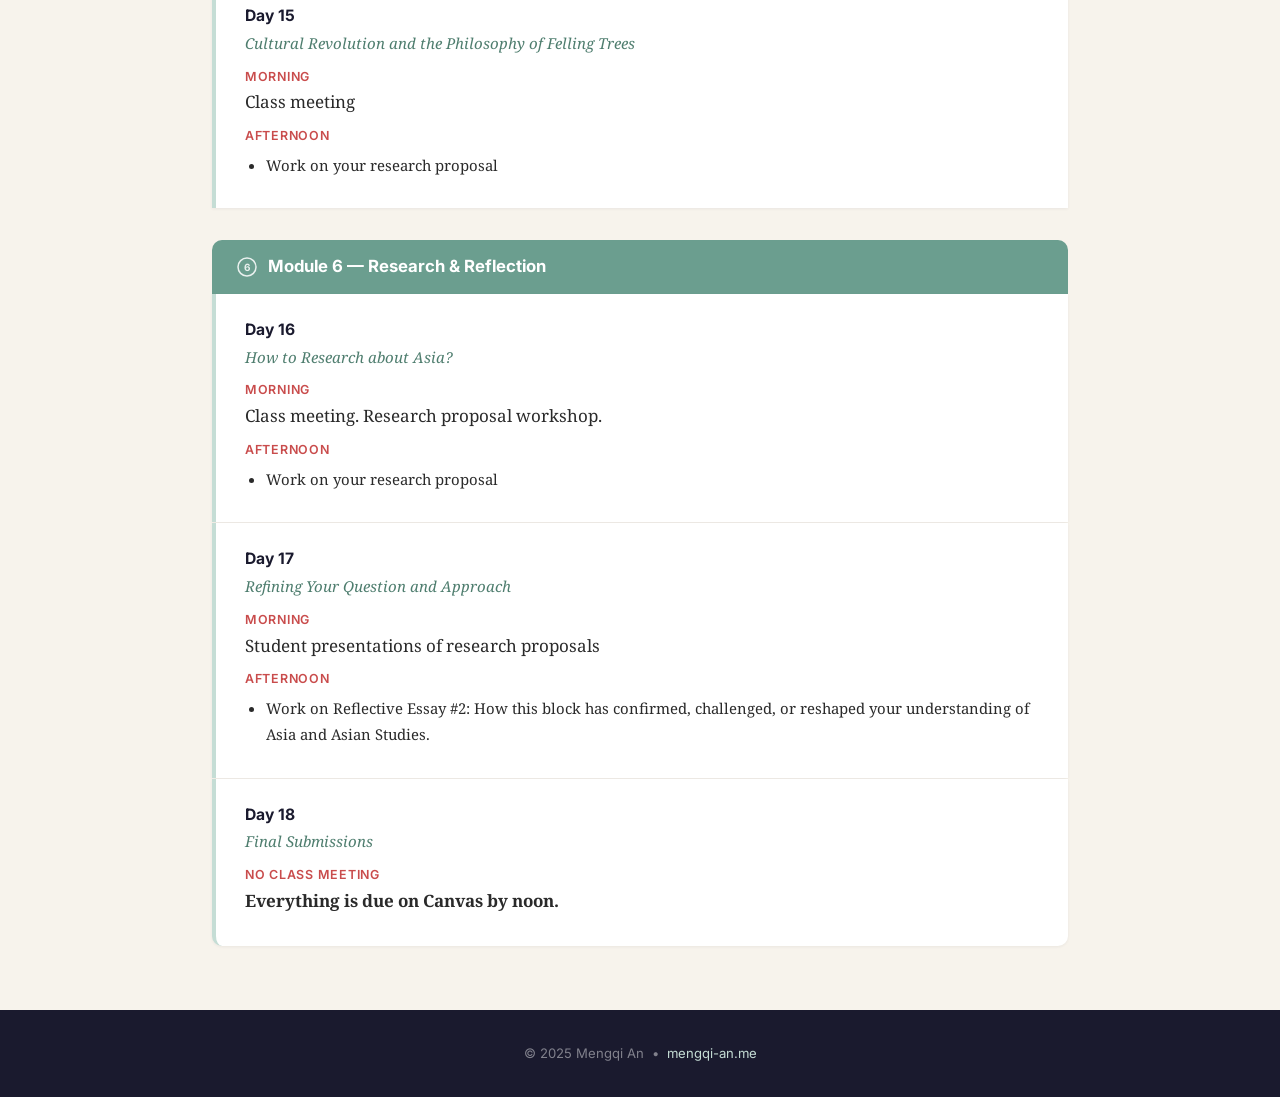
<file: courses/intro-asian-studies/schedule.html>
<!DOCTYPE html>
<html lang="en">
<head>
  <meta charset="UTF-8">
  <meta name="viewport" content="width=device-width, initial-scale=1.0">
  <title>Schedule | Introduction to Asian Studies</title>
  <link rel="stylesheet" href="css/style.css">
</head>
<body>

<nav>
  <div class="nav-inner">
    <a href="https://mengqi-an.me/courses.html" class="site-title">Mengqi An &middot; Courses</a>
    <button class="nav-toggle" aria-label="Menu" onclick="document.querySelector('nav ul').classList.toggle('open')">&#9776;</button>
    <ul>
      <li><a href="index.html">Home</a></li>
      <li><a href="schedule.html" class="active">Schedule</a></li>
      <li><a href="assignments.html">Assignments</a></li>
      <li><a href="policies.html">Policies</a></li>
    </ul>
  </div>
</nav>

<header class="page-header">
  <h1>Daily Schedule</h1>
  <p>Organized by thematic module. Pay close attention to afternoon to-dos.</p>
</header>

<main class="container">

  <p style="margin-bottom:1rem; font-size:0.9rem; color:var(--text-light); font-family:'Inter',sans-serif;">The schedule is subject to change. All materials are available on Canvas&mdash;no additional purchases required.</p>

  <!-- ==================== MODULE 1 ==================== -->
  <div class="week-header" style="margin-top:1rem;">
    <svg class="week-icon" viewBox="0 0 22 22" fill="none"><circle cx="11" cy="11" r="9" stroke="#fff" stroke-width="1.5"/><text x="11" y="15" text-anchor="middle" font-family="Inter,sans-serif" font-size="10" font-weight="700" fill="#fff">1</text></svg>
    Module 1 &mdash; What is &ldquo;Asia&rdquo;?
  </div>

  <div class="day-card">
    <div class="day-title">Day 1</div>
    <div class="day-topic">Class Orientation</div>
    <div class="time-block">
      <div class="time-label">Morning</div>
      <p>Class meeting</p>
    </div>
    <div class="time-block">
      <div class="time-label">Afternoon</div>
      <ul>
        <li>Read: <a href="https://www.axios.com/2025/10/29/trump-gift-crown-south-korea-no-kings" target="_blank">Short news article on diplomatic gift-giving between the U.S. and South Korea</a></li>
        <li>Watch: <a href="https://www.youtube.com/watch?v=-txyFyvgods" target="_blank">CNN clip on diplomatic exchange (8 min)</a></li>
        <li>Write: 2-page reflective essay on what you think Asia is, what the study of Asia does, and how your understanding has been shaped. <strong>Due: Day 1, 11:59 PM</strong></li>
      </ul>
    </div>
  </div>

  <div class="day-card">
    <div class="day-title">Day 2</div>
    <div class="day-topic">The Making of Asia-Pacific</div>
    <div class="time-block">
      <div class="time-label">Morning</div>
      <p>Class meeting</p>
    </div>
    <div class="time-block">
      <div class="time-label">Afternoon</div>
      <ul>
        <li>Read: "The End of Area" by Gavin Walker and Naoki Sakai (31 pp.)</li>
        <li>Read: "Triumphal and Tragic Narratives of the War in Asia" by John Dower (12 pp.)</li>
        <li>Read: <a href="https://siarchives.si.edu/blog/exhibiting-enola-gay" target="_blank">"Exhibiting the Enola Gay" (Smithsonian)</a></li>
      </ul>
    </div>
  </div>

  <div class="day-card">
    <div class="day-title">Day 3</div>
    <div class="day-topic">In Search of Asia</div>
    <div class="time-block">
      <div class="time-label">Morning</div>
      <p>Class meeting</p>
    </div>
    <div class="time-block">
      <div class="time-label">Afternoon</div>
      <ul>
        <li>Work on Group Project #1: "Asian Artworks"</li>
        <li>Topics: Hindu Gods; The Art of Storytelling; Arts of Japan; Tibetan Buddhism and Mandala</li>
      </ul>
    </div>
  </div>

  <div class="day-card">
    <div class="day-title">Day 4</div>
    <div class="day-topic">Renewing Asian Studies at the End of Area</div>
    <div class="time-block">
      <div class="time-label">Morning</div>
      <p>Class meeting. Group presentations on Asian Arts. Student presentations on Amache Japanese internment camp and the disappearance of Denver's Chinatown.</p>
    </div>
    <div class="time-block">
      <div class="time-label">Afternoon</div>
      <ul>
        <li>Explore: <a href="https://www.historycolorado.org/amache-japanese-internment-colorado-online-exhibit" target="_blank">Amache Japanese Internment in Colorado online exhibit (History Colorado)</a></li>
        <li>Watch: <a href="https://www.coloradoasianpacificunited.org/projects/reclaiming-denvers-chinatown-film" target="_blank"><em>Reclaiming Denver's Chinatown</em></a></li>
      </ul>
    </div>
  </div>

  <div class="day-card field-trip-day">
    <div class="day-title">Day 5</div>
    <div class="day-topic">Field Trip &mdash; Asian Artworks &amp; Asian American History in Colorado</div>
    <div class="time-block">
      <div class="time-label">Full Day</div>
      <ul>
        <li><strong>Morning:</strong> Bus departure from campus &rarr; Denver Art Museum: Arts of Asia</li>
        <li><strong>Lunch</strong></li>
        <li><strong>Afternoon:</strong> History Colorado Center &mdash; AAPI Archives in Colorado &rarr; Return to campus</li>
      </ul>
    </div>
  </div>

  <!-- ==================== MODULE 2 ==================== -->
  <div class="week-header">
    <svg class="week-icon" viewBox="0 0 22 22" fill="none"><circle cx="11" cy="11" r="9" stroke="#fff" stroke-width="1.5"/><text x="11" y="15" text-anchor="middle" font-family="Inter,sans-serif" font-size="10" font-weight="700" fill="#fff">2</text></svg>
    Module 2 &mdash; K-Pop &amp; Shamanism
  </div>

  <div class="day-card">
    <div class="day-title">Day 6</div>
    <div class="day-topic">Reading / Watching Day</div>
    <div class="time-block">
      <div class="time-label">Morning (No class meeting)</div>
      <ul>
        <li>Read: "The Rise and Rise of K-Pop: A Pocket History" by Keith Howard (23 pp.)</li>
        <li>Read: <em>Korean Shamanism: The Cultural Paradox</em> &mdash; Preface &amp; Introduction (17 pp.)</li>
      </ul>
    </div>
    <div class="time-block">
      <div class="time-label">Afternoon</div>
      <ul>
        <li>Film screening: <em>KPop Demon Hunters</em></li>
        <li>Consider starting your discussion board posts (minimum 5 days in Weeks 2 &amp; 3)</li>
        <li>Post two screenshots from <em>KPop Demon Hunters</em> on Canvas</li>
      </ul>
    </div>
  </div>

  <div class="day-card">
    <div class="day-title">Day 7</div>
    <div class="day-topic">Global K-Pop</div>
    <div class="time-block">
      <div class="time-label">Morning</div>
      <p>Class meeting</p>
    </div>
    <div class="time-block">
      <div class="time-label">Afternoon</div>
      <ul>
        <li>Read: <em>Korean Shamanism: The Cultural Paradox</em> &mdash; Chapter 4 (52 pp.)</li>
        <li>Read: "Unpacking K-Pop in America" by Lee (20 pp.)</li>
        <li>Option for discussion board posts</li>
      </ul>
    </div>
  </div>

  <!-- ==================== MODULE 3 ==================== -->
  <div class="week-header">
    <svg class="week-icon" viewBox="0 0 22 22" fill="none"><circle cx="11" cy="11" r="9" stroke="#fff" stroke-width="1.5"/><text x="11" y="15" text-anchor="middle" font-family="Inter,sans-serif" font-size="10" font-weight="700" fill="#fff">3</text></svg>
    Module 3 &mdash; Gender, Modernity &amp; Queerness
  </div>

  <div class="day-card">
    <div class="day-title">Day 8</div>
    <div class="day-topic">K-Pop Shamanism</div>
    <div class="time-block">
      <div class="time-label">Morning</div>
      <p>Class meeting</p>
    </div>
    <div class="time-block">
      <div class="time-label">Afternoon</div>
      <ul>
        <li>Read: "Broken Ring" by Shimizu Shikin (15 pp.)</li>
        <li>Read: "Figuring Modernity: The New Woman and the Modern Girl in Republican China" by Sarah E. Stevens (22 pp.)</li>
        <li>Read: <em>Militarized Modernity and Gendered Citizenship in South Korea</em> &mdash; Introduction by Seungsook Moon (15 pp.)</li>
        <li>One group prepares for Group Project #3: Gendered Modernities</li>
      </ul>
    </div>
  </div>

  <div class="day-card">
    <div class="day-title">Day 9</div>
    <div class="day-topic">Gendered Modernities</div>
    <div class="time-block">
      <div class="time-label">Morning</div>
      <p>Class meeting. Group presentation: Gendered Modernities and National Projects</p>
    </div>
    <div class="time-block">
      <div class="time-label">Afternoon</div>
      <ul>
        <li>Watch: <a href="https://www.kanopy.com/en/product/out-run?vp=soka&frontend=kui" target="_blank"><em>Out Run</em> (documentary)</a></li>
        <li>Read: <a href="https://apa.si.edu/babaylan/" target="_blank">"Ang babaylan nga nahimong bayot" (Smithsonian APA)</a></li>
        <li>Option for discussion board posts</li>
      </ul>
    </div>
  </div>

  <div class="day-card wellness-day">
    <div class="day-title">Day 10 &mdash; Wellness Day</div>
    <div class="day-topic">Take care of yourself!</div>
    <p style="font-size:0.93rem;">No coursework expected. Focus on caring for yourself in ways that work best for you.</p>
  </div>

  <!-- ==================== MODULE 4 ==================== -->
  <div class="week-header">
    <svg class="week-icon" viewBox="0 0 22 22" fill="none"><circle cx="11" cy="11" r="9" stroke="#fff" stroke-width="1.5"/><text x="11" y="15" text-anchor="middle" font-family="Inter,sans-serif" font-size="10" font-weight="700" fill="#fff">4</text></svg>
    Module 4 &mdash; Empire, Nation &amp; Citizenship
  </div>

  <div class="day-card">
    <div class="day-title">Day 11</div>
    <div class="day-topic">Queering Asia</div>
    <div class="time-block">
      <div class="time-label">Morning</div>
      <p>Class meeting</p>
    </div>
    <div class="time-block">
      <div class="time-label">Afternoon</div>
      <ul>
        <li>Read: "Meiji and Taish&#333; Japan: An Introductory Essay" by Ethan Segal (11 pp.)</li>
        <li>Read: "Honda S&#333;ichir&#333; and the Rise of Japan's Postwar Motor Vehicle Industry" (15 pp.)</li>
        <li>Read: "Settler Colonialism in the Making of Japan's Hokkaido" by Katsuya Hirano (12 pp.)</li>
        <li>Read: "Russian Settler Colonialism" by Alexander Morrison (14 pp.)</li>
        <li>One group prepares for Group Project #3: The Rise of Modern Japan</li>
      </ul>
    </div>
  </div>

  <div class="day-card">
    <div class="day-title">Day 12</div>
    <div class="day-topic">Leaving Asia, Joining Europe</div>
    <div class="time-block">
      <div class="time-label">Morning</div>
      <p>Class meeting. Group presentation: The Rise of Modern Japan</p>
    </div>
    <div class="time-block">
      <div class="time-label">Afternoon</div>
      <ul>
        <li>Read: "Citizenships in Asia" (49 pp., includes five short articles)</li>
        <li>One group prepares for Group Project #3: Citizenships in Asia</li>
        <li>Option for discussion board posts</li>
        <li>You are encouraged to visit office hours to share research proposal ideas</li>
      </ul>
    </div>
  </div>

  <div class="day-card">
    <div class="day-title">Day 13</div>
    <div class="day-topic">Becoming a Citizen in Asia</div>
    <div class="time-block">
      <div class="time-label">Morning</div>
      <p>Class meeting. Group presentation: Citizenships in Asia</p>
    </div>
    <div class="time-block">
      <div class="time-label">Afternoon</div>
      <ul>
        <li>Read: "Central Asia Water and Energy Program" by World Bank Group (16 pp.)</li>
        <li>Read: "The Ordination of a Tree" by Susan M. Darlington (14 pp.)</li>
        <li>Read: "Environing at the Margins: <em>Huanjing</em> as a Critical Practice" by Chia-ju Chang (32 pp.)</li>
        <li>One group prepares for Group Project #3: Environmental Challenges</li>
      </ul>
    </div>
  </div>

  <!-- ==================== MODULE 5 ==================== -->
  <div class="week-header">
    <svg class="week-icon" viewBox="0 0 22 22" fill="none"><circle cx="11" cy="11" r="9" stroke="#fff" stroke-width="1.5"/><text x="11" y="15" text-anchor="middle" font-family="Inter,sans-serif" font-size="10" font-weight="700" fill="#fff">5</text></svg>
    Module 5 &mdash; Environment, Literature &amp; Philosophy
  </div>

  <div class="day-card">
    <div class="day-title">Day 14</div>
    <div class="day-topic">Environmental Challenges and Responses</div>
    <div class="time-block">
      <div class="time-label">Morning</div>
      <p>Class meeting. Group presentation: Environmental Challenges and Ecological Practices in Asia</p>
    </div>
    <div class="time-block">
      <div class="time-label">Afternoon</div>
      <ul>
        <li>Read: <em>The King of Trees</em> by Ah Cheng (53 pp.)</li>
        <li>Read: <em>Zhuangzi</em> &mdash; "Useless Tree" and "Cook Ding" (4 pp.)</li>
        <li>Start working on your research proposal</li>
      </ul>
    </div>
  </div>

  <div class="day-card">
    <div class="day-title">Day 15</div>
    <div class="day-topic">Cultural Revolution and the Philosophy of Felling Trees</div>
    <div class="time-block">
      <div class="time-label">Morning</div>
      <p>Class meeting</p>
    </div>
    <div class="time-block">
      <div class="time-label">Afternoon</div>
      <ul>
        <li>Work on your research proposal</li>
      </ul>
    </div>
  </div>

  <!-- ==================== MODULE 6 ==================== -->
  <div class="week-header">
    <svg class="week-icon" viewBox="0 0 22 22" fill="none"><circle cx="11" cy="11" r="9" stroke="#fff" stroke-width="1.5"/><text x="11" y="15" text-anchor="middle" font-family="Inter,sans-serif" font-size="10" font-weight="700" fill="#fff">6</text></svg>
    Module 6 &mdash; Research &amp; Reflection
  </div>

  <div class="day-card">
    <div class="day-title">Day 16</div>
    <div class="day-topic">How to Research about Asia?</div>
    <div class="time-block">
      <div class="time-label">Morning</div>
      <p>Class meeting. Research proposal workshop.</p>
    </div>
    <div class="time-block">
      <div class="time-label">Afternoon</div>
      <ul><li>Work on your research proposal</li></ul>
    </div>
  </div>

  <div class="day-card">
    <div class="day-title">Day 17</div>
    <div class="day-topic">Refining Your Question and Approach</div>
    <div class="time-block">
      <div class="time-label">Morning</div>
      <p>Student presentations of research proposals</p>
    </div>
    <div class="time-block">
      <div class="time-label">Afternoon</div>
      <ul>
        <li>Work on Reflective Essay #2: How this block has confirmed, challenged, or reshaped your understanding of Asia and Asian Studies.</li>
      </ul>
    </div>
  </div>

  <div class="day-card">
    <div class="day-title">Day 18</div>
    <div class="day-topic">Final Submissions</div>
    <div class="time-block">
      <div class="time-label">No Class Meeting</div>
      <p><strong>Everything is due on Canvas by noon.</strong></p>
    </div>
  </div>

</main>

<footer>
  <p>&copy; 2025 Mengqi An &nbsp;&bull;&nbsp; <a href="https://mengqi-an.me">mengqi-an.me</a></p>
</footer>

</body>
</html>
</file>
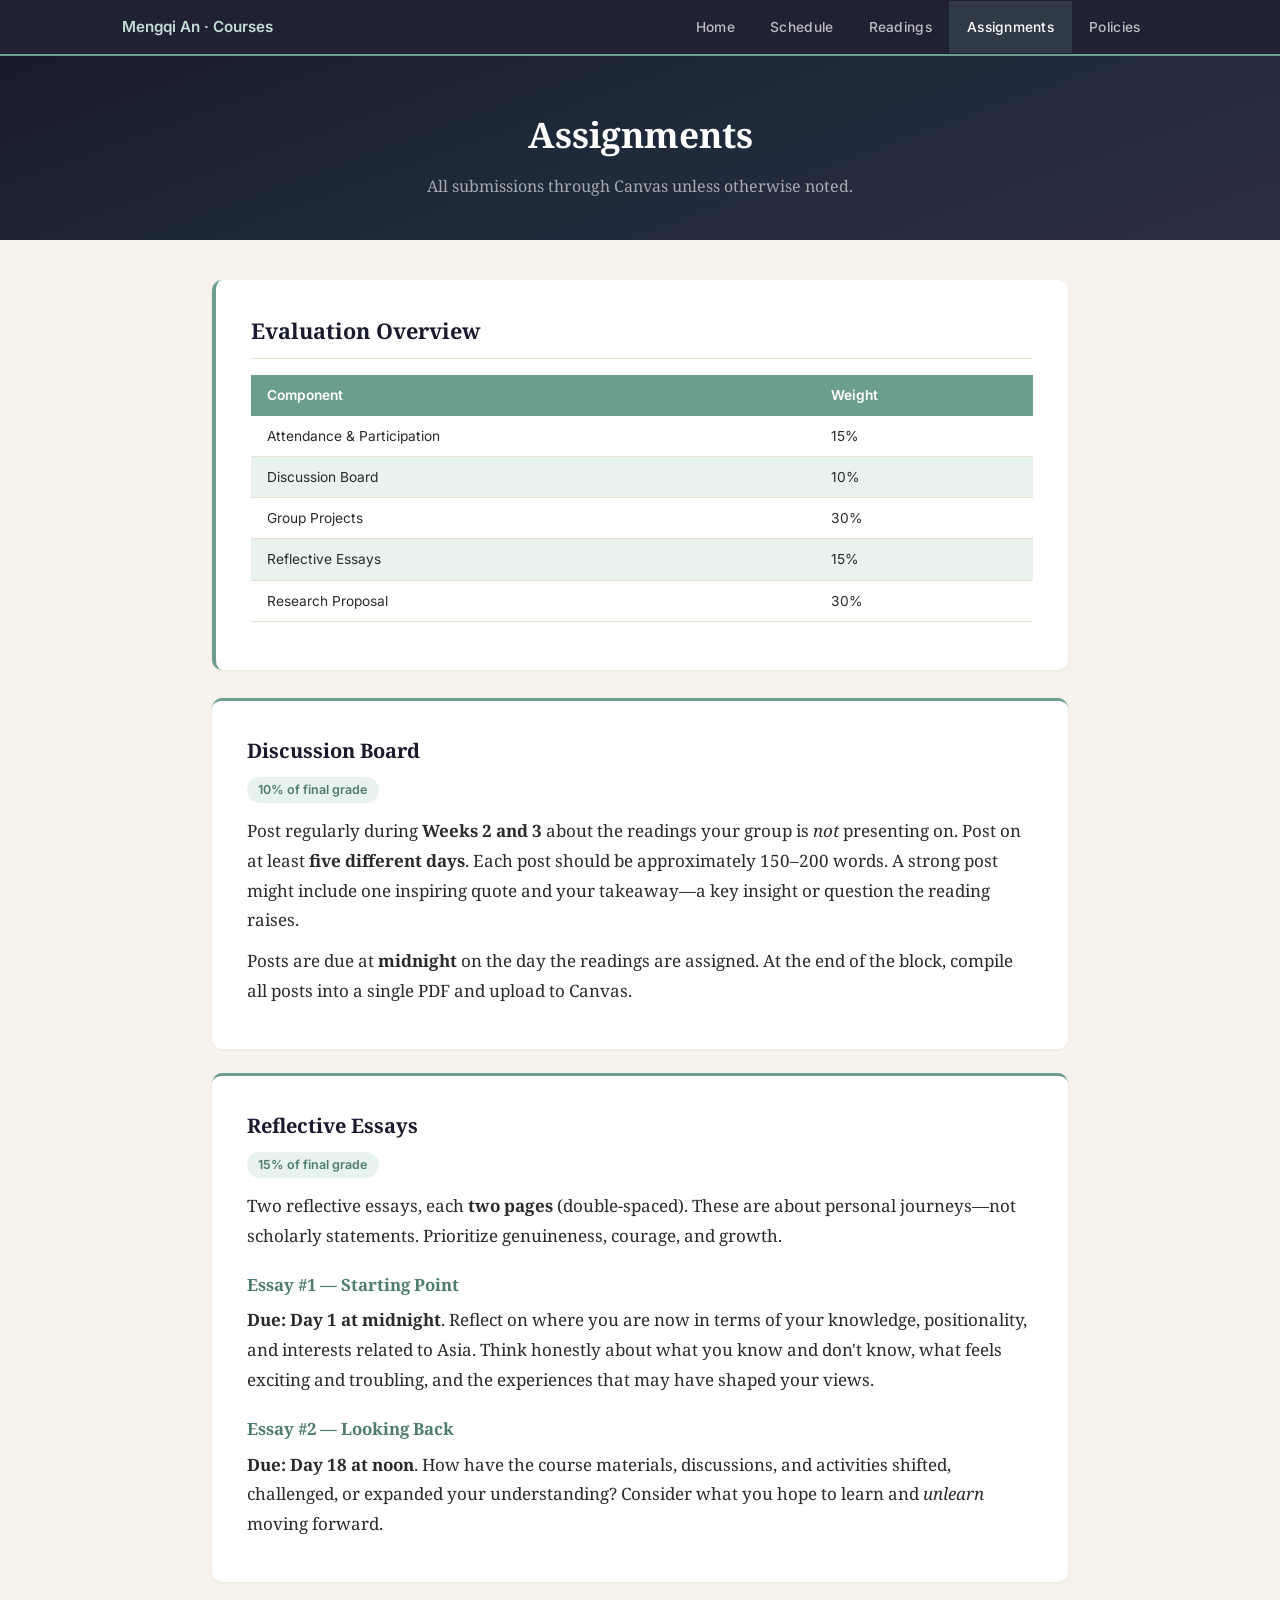
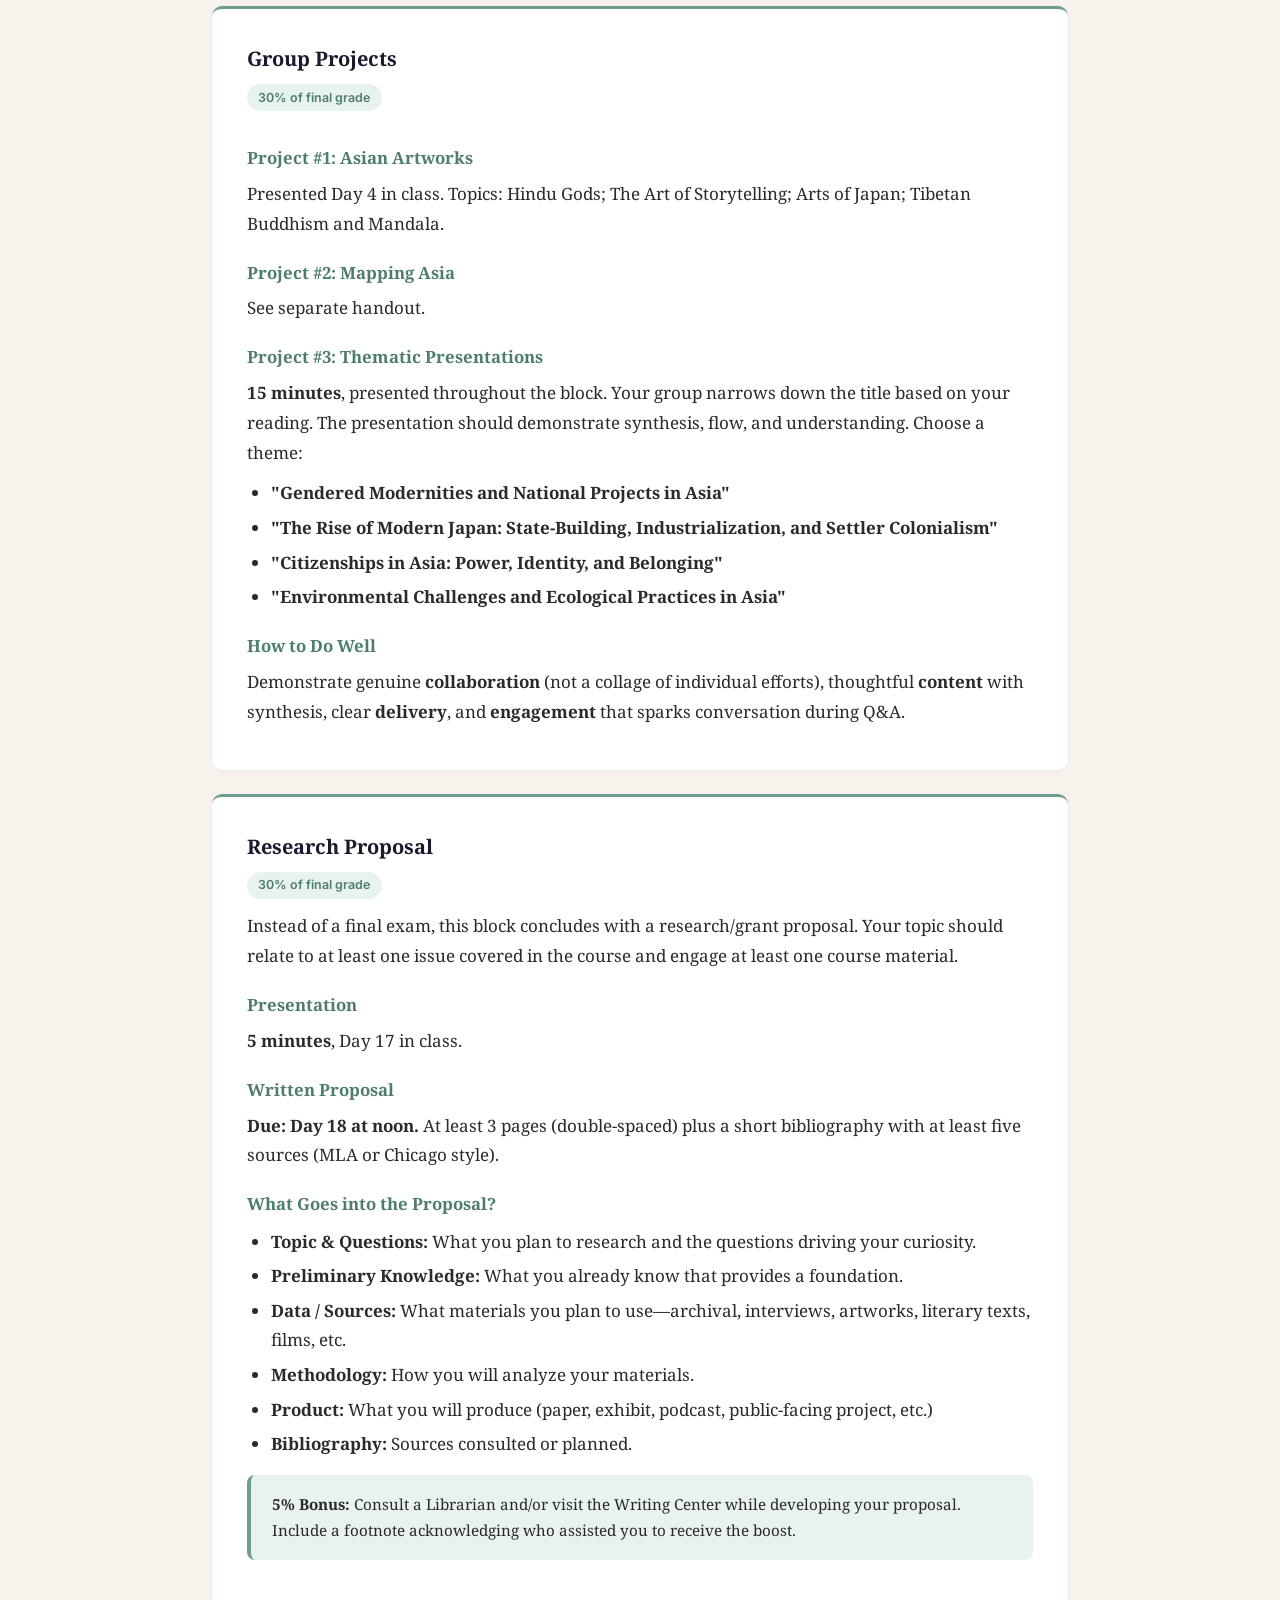
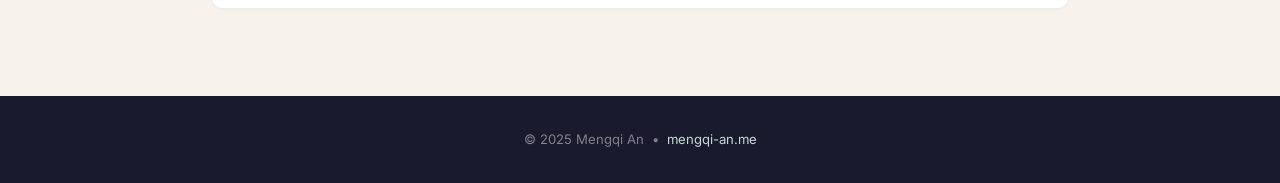
<file: courses/intro-to-asian-studies/assignments.html>
<!DOCTYPE html>
<html lang="en">
<head>
  <meta charset="UTF-8">
  <meta name="viewport" content="width=device-width, initial-scale=1.0">
  <title>Assignments | Introduction to Asian Studies</title>
  <link rel="stylesheet" href="css/style.css">
</head>
<body>

<nav>
  <div class="nav-inner">
    <a href="/courses/" class="site-title">Mengqi An &middot; Courses</a>
    <button class="nav-toggle" aria-label="Menu" onclick="document.querySelector('nav ul').classList.toggle('open')">&#9776;</button>
    <ul>
      <li><a href="index.html">Home</a></li>
      <li><a href="schedule.html">Schedule</a></li>
      <li><a href="readings.html">Readings</a></li>
      <li><a href="assignments.html" class="active">Assignments</a></li>
      <li><a href="policies.html">Policies</a></li>
    </ul>
  </div>
</nav>

<header class="page-header">
  <h1>Assignments</h1>
  <p>All submissions through Canvas unless otherwise noted.</p>
</header>

<main class="container">

  <!-- Grading -->
  <div class="section-card">
    <h2>Evaluation Overview</h2>
    <table class="grade-table">
      <thead><tr><th>Component</th><th>Weight</th></tr></thead>
      <tbody>
        <tr><td>Attendance &amp; Participation</td><td>15%</td></tr>
        <tr><td>Discussion Board</td><td>10%</td></tr>
        <tr><td>Group Projects</td><td>30%</td></tr>
        <tr><td>Reflective Essays</td><td>15%</td></tr>
        <tr><td>Research Proposal</td><td>30%</td></tr>
      </tbody>
    </table>
  </div>

  <!-- Discussion Board -->
  <div class="assignment-card">
    <h2>Discussion Board</h2>
    <span class="weight">10% of final grade</span>
    <p>Post regularly during <strong>Weeks 2 and 3</strong> about the readings your group is <em>not</em> presenting on. Post on at least <strong>five different days</strong>. Each post should be approximately 150&ndash;200 words. A strong post might include one inspiring quote and your takeaway&mdash;a key insight or question the reading raises.</p>
    <p>Posts are due at <strong>midnight</strong> on the day the readings are assigned. At the end of the block, compile all posts into a single PDF and upload to Canvas.</p>
  </div>

  <!-- Reflective Essays -->
  <div class="assignment-card">
    <h2>Reflective Essays</h2>
    <span class="weight">15% of final grade</span>
    <p>Two reflective essays, each <strong>two pages</strong> (double-spaced). These are about personal journeys&mdash;not scholarly statements. Prioritize genuineness, courage, and growth.</p>
    <h3>Essay #1 &mdash; Starting Point</h3>
    <p><strong>Due: Day 1 at midnight</strong>. Reflect on where you are now in terms of your knowledge, positionality, and interests related to Asia. Think honestly about what you know and don't know, what feels exciting and troubling, and the experiences that may have shaped your views.</p>
    <h3>Essay #2 &mdash; Looking Back</h3>
    <p><strong>Due: Day 18 at noon</strong>. How have the course materials, discussions, and activities shifted, challenged, or expanded your understanding? Consider what you hope to learn and <em>unlearn</em> moving forward.</p>
  </div>

  <!-- Group Projects -->
  <div class="assignment-card">
    <h2>Group Projects</h2>
    <span class="weight">30% of final grade</span>

    <h3>Project #1: Asian Artworks</h3>
    <p>Presented Day 4 in class. Topics: Hindu Gods; The Art of Storytelling; Arts of Japan; Tibetan Buddhism and Mandala.</p>

    <h3>Project #2: Mapping Asia</h3>
    <p>See separate handout.</p>

    <h3>Project #3: Thematic Presentations</h3>
    <p><strong>15 minutes</strong>, presented throughout the block. Your group narrows down the title based on your reading. The presentation should demonstrate synthesis, flow, and understanding. Choose a theme:</p>
    <ul>
      <li><strong>"Gendered Modernities and National Projects in Asia"</strong></li>
      <li><strong>"The Rise of Modern Japan: State-Building, Industrialization, and Settler Colonialism"</strong></li>
      <li><strong>"Citizenships in Asia: Power, Identity, and Belonging"</strong></li>
      <li><strong>"Environmental Challenges and Ecological Practices in Asia"</strong></li>
    </ul>

    <h3>How to Do Well</h3>
    <p>Demonstrate genuine <strong>collaboration</strong> (not a collage of individual efforts), thoughtful <strong>content</strong> with synthesis, clear <strong>delivery</strong>, and <strong>engagement</strong> that sparks conversation during Q&amp;A.</p>
  </div>

  <!-- Research Proposal -->
  <div class="assignment-card">
    <h2>Research Proposal</h2>
    <span class="weight">30% of final grade</span>
    <p>Instead of a final exam, this block concludes with a research/grant proposal. Your topic should relate to at least one issue covered in the course and engage at least one course material.</p>

    <h3>Presentation</h3>
    <p><strong>5 minutes</strong>, Day 17 in class.</p>

    <h3>Written Proposal</h3>
    <p><strong>Due: Day 18 at noon.</strong> At least 3 pages (double-spaced) plus a short bibliography with at least five sources (MLA or Chicago style).</p>

    <h3>What Goes into the Proposal?</h3>
    <ul>
      <li><strong>Topic &amp; Questions:</strong> What you plan to research and the questions driving your curiosity.</li>
      <li><strong>Preliminary Knowledge:</strong> What you already know that provides a foundation.</li>
      <li><strong>Data / Sources:</strong> What materials you plan to use&mdash;archival, interviews, artworks, literary texts, films, etc.</li>
      <li><strong>Methodology:</strong> How you will analyze your materials.</li>
      <li><strong>Product:</strong> What you will produce (paper, exhibit, podcast, public-facing project, etc.)</li>
      <li><strong>Bibliography:</strong> Sources consulted or planned.</li>
    </ul>

    <div class="highlight-box">
      <strong>5% Bonus:</strong> Consult a Librarian and/or visit the Writing Center while developing your proposal. Include a footnote acknowledging who assisted you to receive the boost.
    </div>
  </div>

</main>

<footer>
  <p>&copy; 2025 Mengqi An &nbsp;&bull;&nbsp; <a href="https://mengqi-an.me">mengqi-an.me</a></p>
</footer>

</body>
</html>
</file>
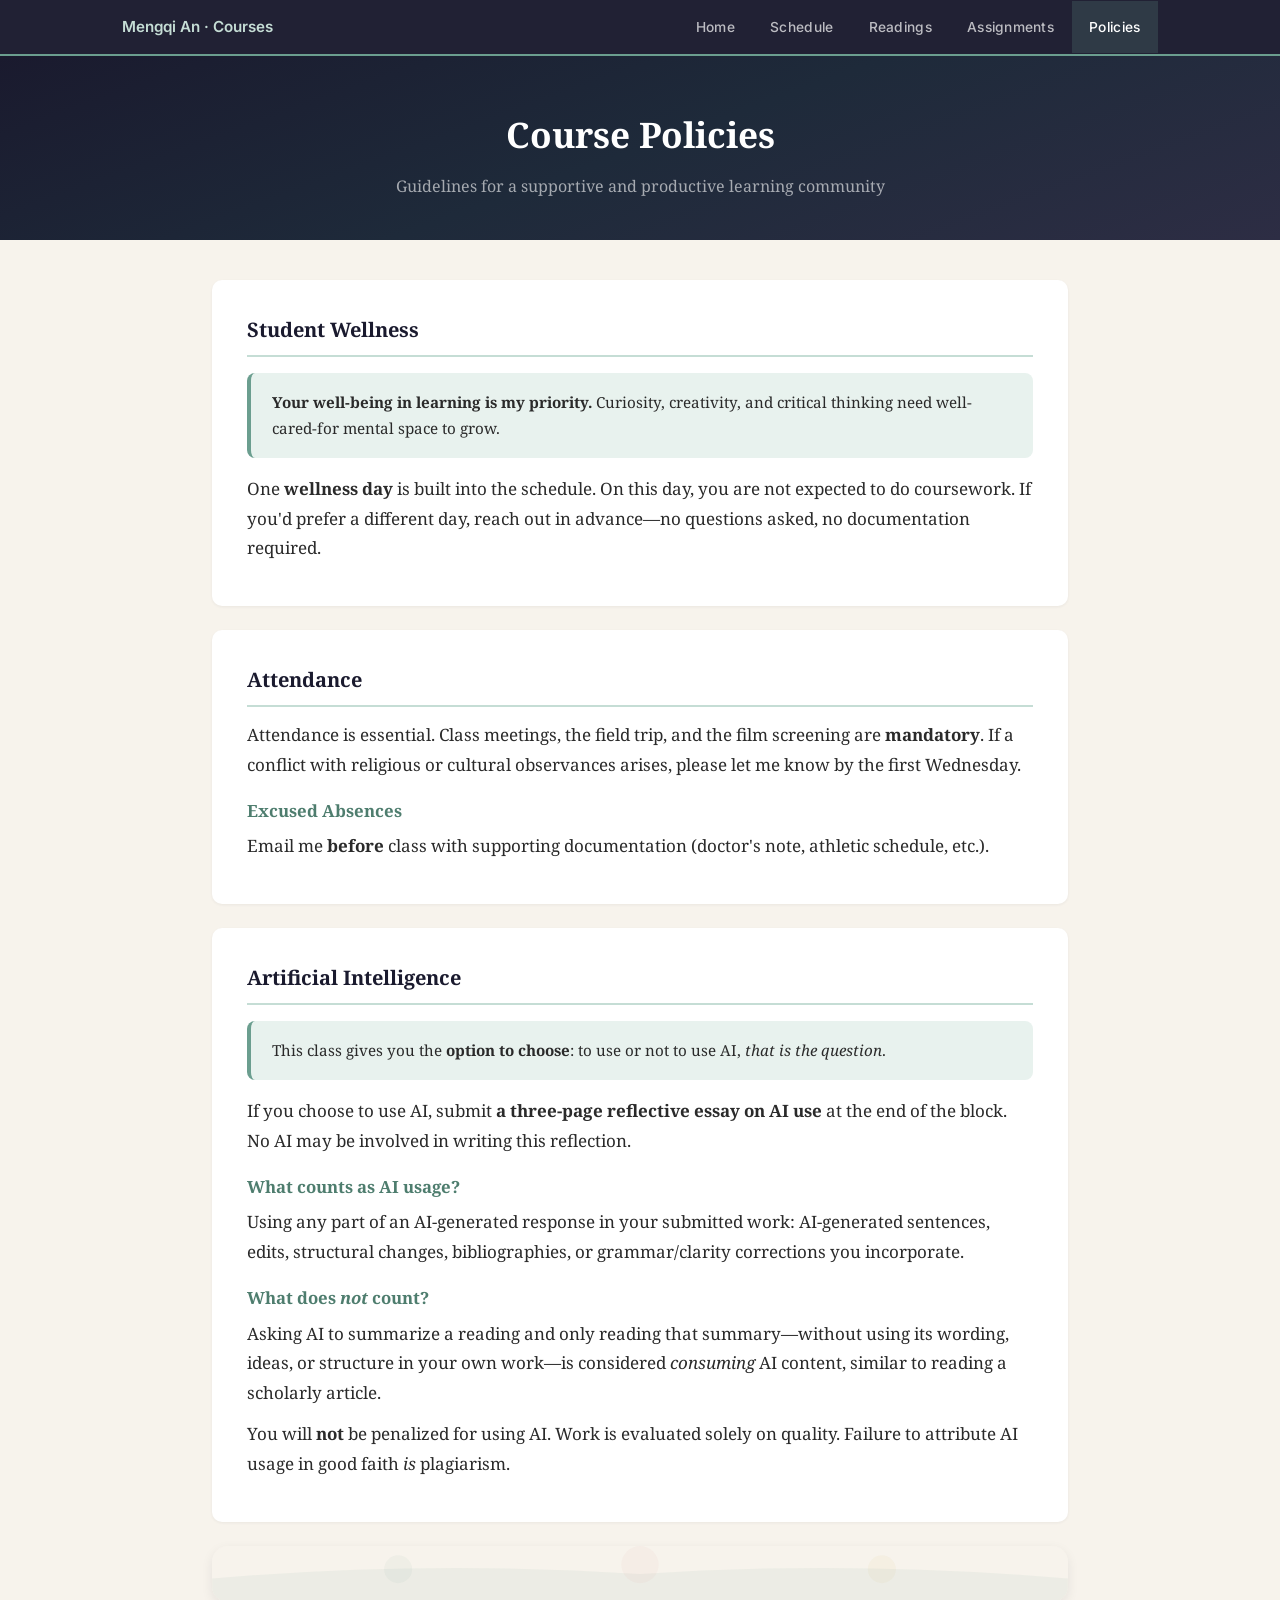
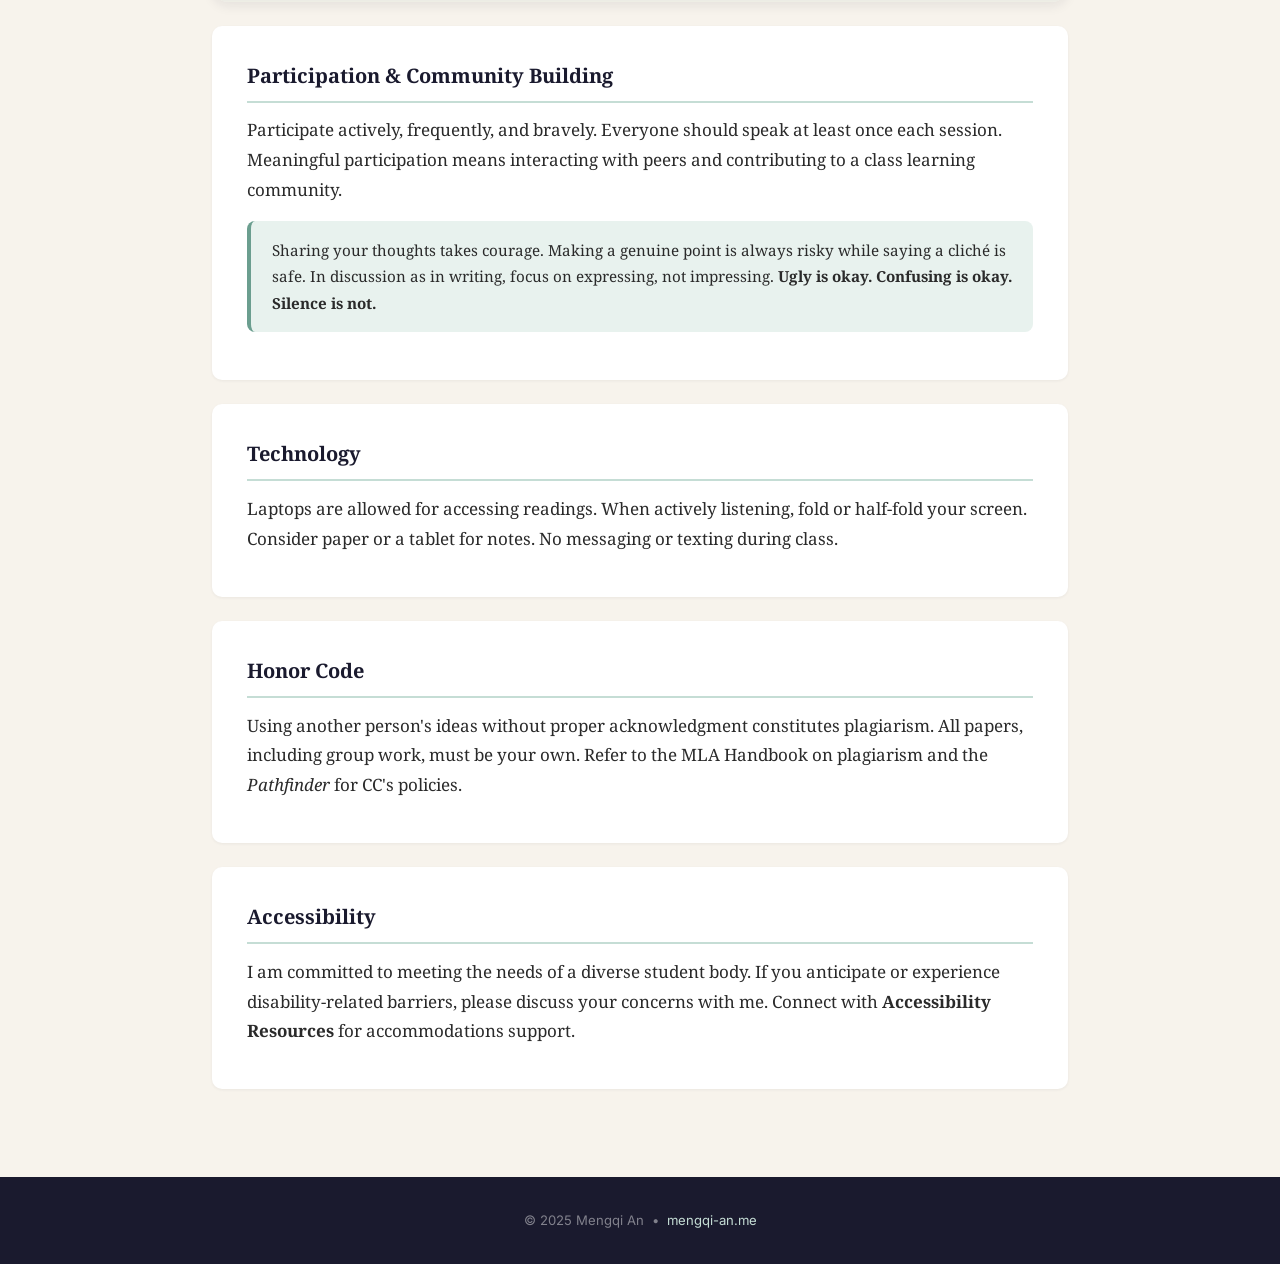
<file: courses/intro-to-asian-studies/policies.html>
<!DOCTYPE html>
<html lang="en">
<head>
  <meta charset="UTF-8">
  <meta name="viewport" content="width=device-width, initial-scale=1.0">
  <title>Policies | Introduction to Asian Studies</title>
  <link rel="stylesheet" href="css/style.css">
</head>
<body>

<nav>
  <div class="nav-inner">
    <a href="/courses/" class="site-title">Mengqi An &middot; Courses</a>
    <button class="nav-toggle" aria-label="Menu" onclick="document.querySelector('nav ul').classList.toggle('open')">&#9776;</button>
    <ul>
      <li><a href="index.html">Home</a></li>
      <li><a href="schedule.html">Schedule</a></li>
      <li><a href="readings.html">Readings</a></li>
      <li><a href="assignments.html">Assignments</a></li>
      <li><a href="policies.html" class="active">Policies</a></li>
    </ul>
  </div>
</nav>

<header class="page-header">
  <h1>Course Policies</h1>
  <p>Guidelines for a supportive and productive learning community</p>
</header>

<main class="container">

  <div class="policy-section">
    <h2>Student Wellness</h2>
    <div class="highlight-box">
      <strong>Your well-being in learning is my priority.</strong> Curiosity, creativity, and critical thinking need well-cared-for mental space to grow.
    </div>
    <p>One <strong>wellness day</strong> is built into the schedule. On this day, you are not expected to do coursework. If you'd prefer a different day, reach out in advance&mdash;no questions asked, no documentation required.</p>
  </div>

  <div class="policy-section">
    <h2>Attendance</h2>
    <p>Attendance is essential. Class meetings, the field trip, and the film screening are <strong>mandatory</strong>. If a conflict with religious or cultural observances arises, please let me know by the first Wednesday.</p>
    <h3>Excused Absences</h3>
    <p>Email me <strong>before</strong> class with supporting documentation (doctor's note, athletic schedule, etc.).</p>
  </div>

  <div class="policy-section">
    <h2>Artificial Intelligence</h2>
    <div class="highlight-box">
      This class gives you the <strong>option to choose</strong>: to use or not to use AI, <em>that is the question</em>.
    </div>
    <p>If you choose to use AI, submit <strong>a three-page reflective essay on AI use</strong> at the end of the block. No AI may be involved in writing this reflection.</p>
    <h3>What counts as AI usage?</h3>
    <p>Using any part of an AI-generated response in your submitted work: AI-generated sentences, edits, structural changes, bibliographies, or grammar/clarity corrections you incorporate.</p>
    <h3>What does <em>not</em> count?</h3>
    <p>Asking AI to summarize a reading and only reading that summary&mdash;without using its wording, ideas, or structure in your own work&mdash;is considered <em>consuming</em> AI content, similar to reading a scholarly article.</p>
    <p>You will <strong>not</strong> be penalized for using AI. Work is evaluated solely on quality. Failure to attribute AI usage in good faith <em>is</em> plagiarism.</p>
  </div>

  <!-- Decorative divider -->
  <div class="visual-banner" style="margin:1.5rem 0;">
    <svg viewBox="0 0 920 60" xmlns="http://www.w3.org/2000/svg">
      <rect width="920" height="60" fill="#f7f3ec"/>
      <path d="M0 35 Q230 15 460 30 Q690 15 920 35 L920 60 L0 60Z" fill="#6b9e8f" opacity="0.08"/>
      <!-- Ink wash circles -->
      <circle cx="200" cy="25" r="15" fill="#6b9e8f" opacity="0.06"/>
      <circle cx="460" cy="20" r="20" fill="#c94c4c" opacity="0.04"/>
      <circle cx="720" cy="25" r="15" fill="#c9a84c" opacity="0.06"/>
    </svg>
  </div>

  <div class="policy-section">
    <h2>Participation &amp; Community Building</h2>
    <p>Participate actively, frequently, and bravely. Everyone should speak at least once each session. Meaningful participation means interacting with peers and contributing to a class learning community.</p>
    <div class="highlight-box">
      Sharing your thoughts takes courage. Making a genuine point is always risky while saying a clich&eacute; is safe. In discussion as in writing, focus on expressing, not impressing. <strong>Ugly is okay. Confusing is okay. Silence is not.</strong>
    </div>
  </div>

  <div class="policy-section">
    <h2>Technology</h2>
    <p>Laptops are allowed for accessing readings. When actively listening, fold or half-fold your screen. Consider paper or a tablet for notes. No messaging or texting during class.</p>
  </div>

  <div class="policy-section">
    <h2>Honor Code</h2>
    <p>Using another person's ideas without proper acknowledgment constitutes plagiarism. All papers, including group work, must be your own. Refer to the MLA Handbook on plagiarism and the <em>Pathfinder</em> for CC's policies.</p>
  </div>

  <div class="policy-section">
    <h2>Accessibility</h2>
    <p>I am committed to meeting the needs of a diverse student body. If you anticipate or experience disability-related barriers, please discuss your concerns with me. Connect with <strong>Accessibility Resources</strong> for accommodations support.</p>
  </div>

</main>

<footer>
  <p>&copy; 2025 Mengqi An &nbsp;&bull;&nbsp; <a href="https://mengqi-an.me">mengqi-an.me</a></p>
</footer>

</body>
</html>
</file>
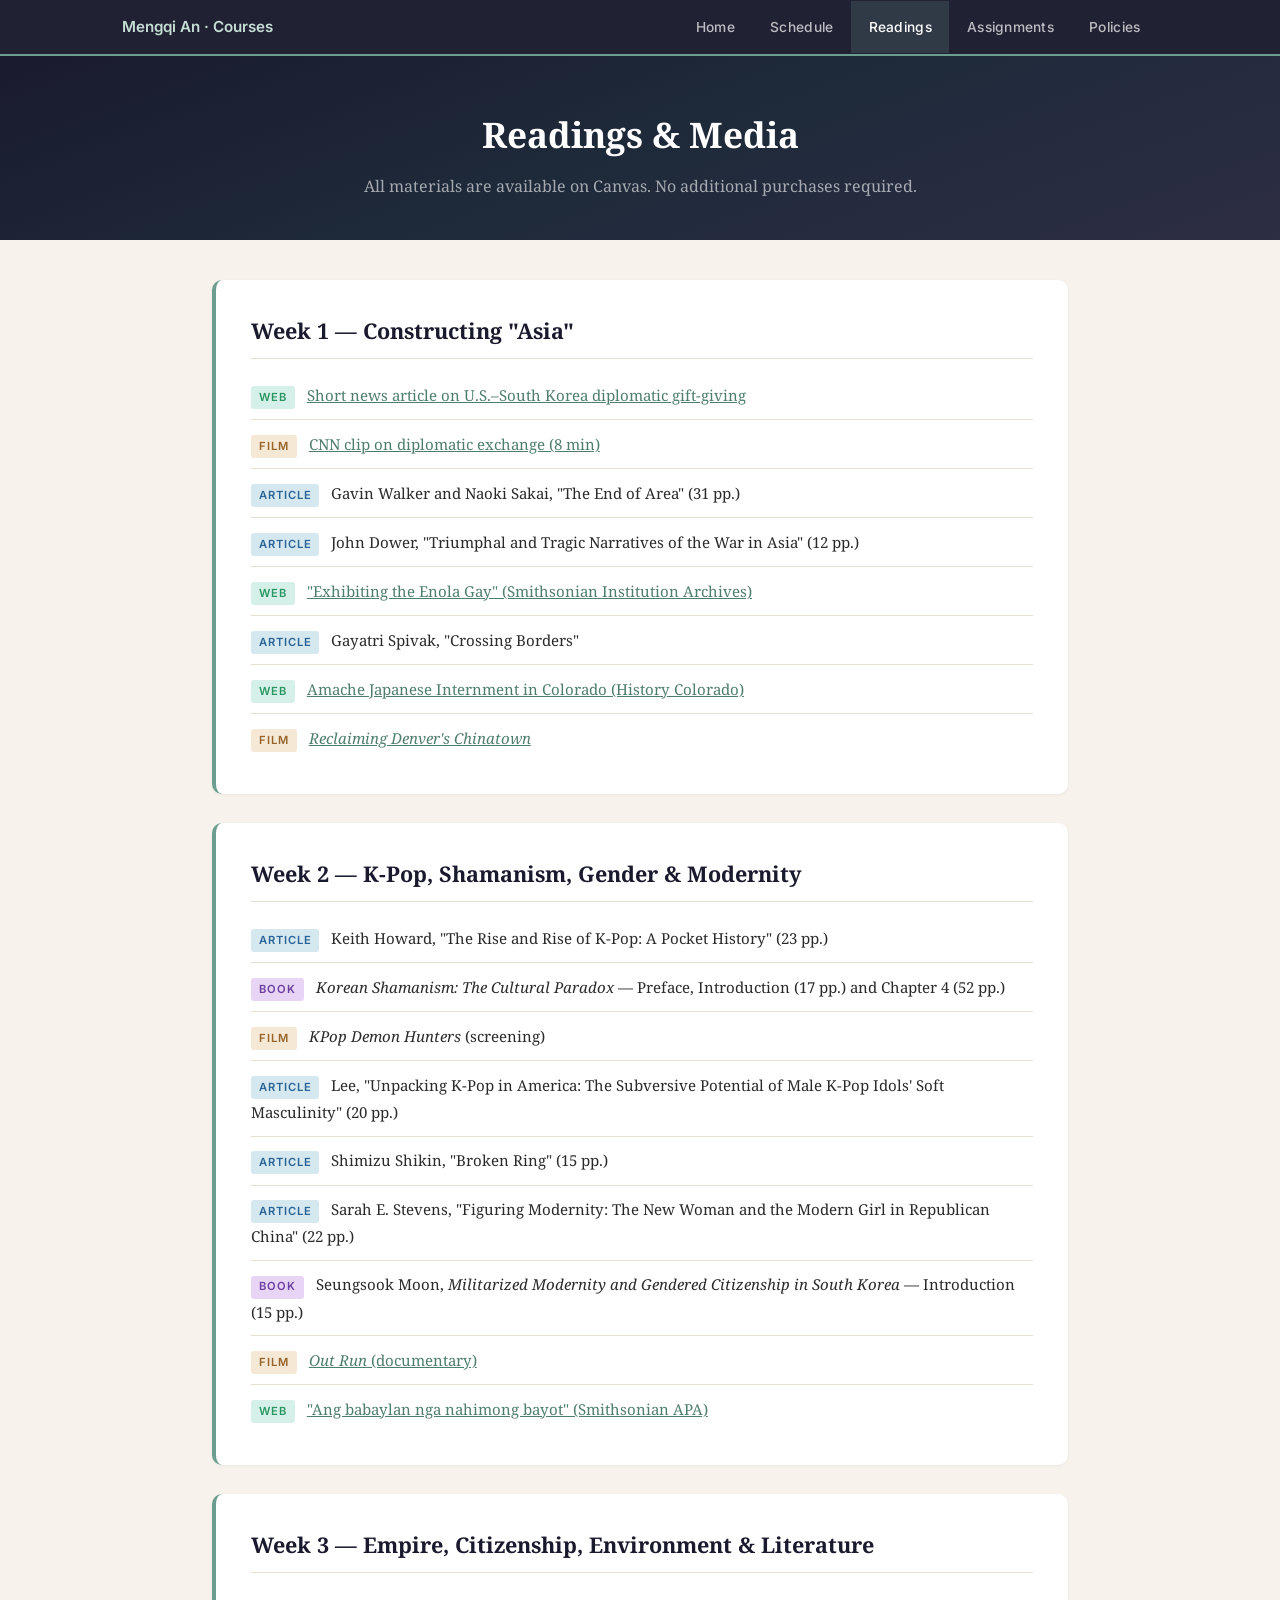
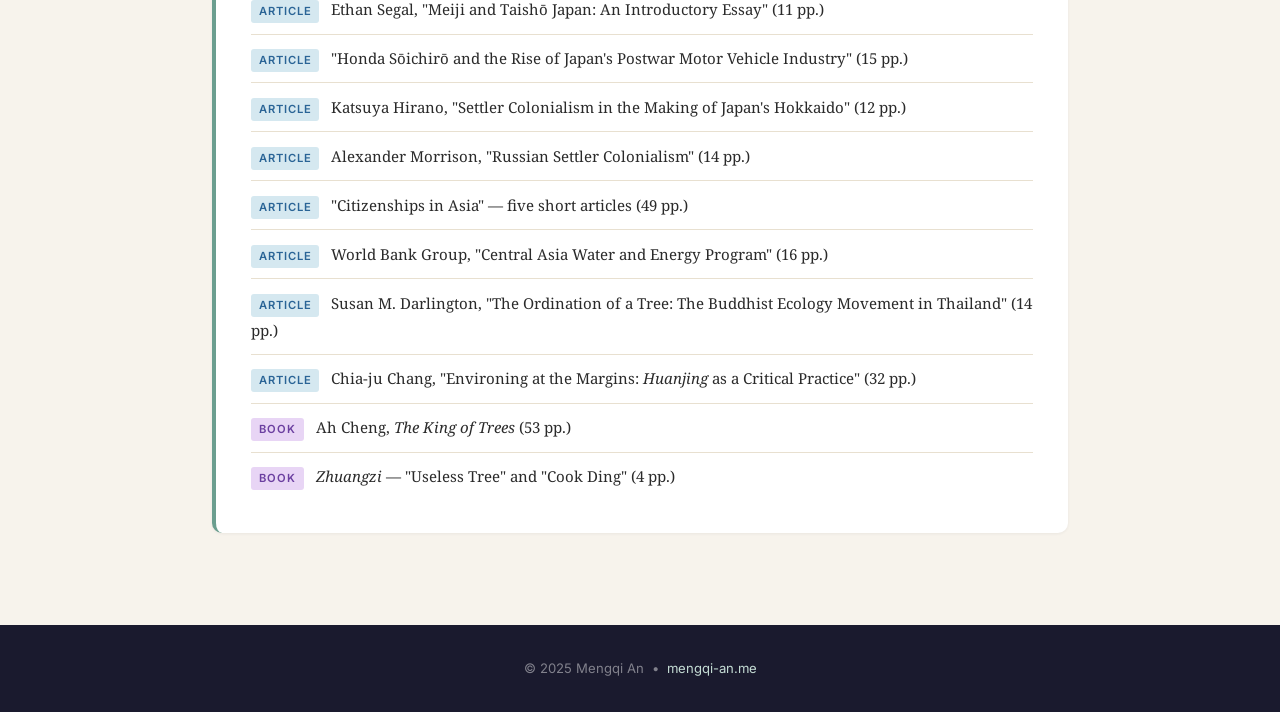
<file: courses/intro-to-asian-studies/readings.html>
<!DOCTYPE html>
<html lang="en">
<head>
  <meta charset="UTF-8">
  <meta name="viewport" content="width=device-width, initial-scale=1.0">
  <title>Readings | Introduction to Asian Studies</title>
  <link rel="stylesheet" href="css/style.css">
</head>
<body>

<nav>
  <div class="nav-inner">
    <a href="/courses/" class="site-title">Mengqi An &middot; Courses</a>
    <button class="nav-toggle" aria-label="Menu" onclick="document.querySelector('nav ul').classList.toggle('open')">&#9776;</button>
    <ul>
      <li><a href="index.html">Home</a></li>
      <li><a href="schedule.html">Schedule</a></li>
      <li><a href="readings.html" class="active">Readings</a></li>
      <li><a href="assignments.html">Assignments</a></li>
      <li><a href="policies.html">Policies</a></li>
    </ul>
  </div>
</nav>

<header class="page-header">
  <h1>Readings &amp; Media</h1>
  <p>All materials are available on Canvas. No additional purchases required.</p>
</header>

<main class="container">

  <!-- Week 1 -->
  <div class="section-card">
    <h2>Week 1 &mdash; Constructing "Asia"</h2>

    <div class="reading-item">
      <span class="reading-type type-web">Web</span>
      <a href="https://www.axios.com/2025/10/29/trump-gift-crown-south-korea-no-kings" target="_blank">Short news article on U.S.&ndash;South Korea diplomatic gift-giving</a>
    </div>
    <div class="reading-item">
      <span class="reading-type type-film">Film</span>
      <a href="https://www.youtube.com/watch?v=-txyFyvgods" target="_blank">CNN clip on diplomatic exchange (8 min)</a>
    </div>
    <div class="reading-item">
      <span class="reading-type type-article">Article</span>
      Gavin Walker and Naoki Sakai, "The End of Area" (31 pp.)
    </div>
    <div class="reading-item">
      <span class="reading-type type-article">Article</span>
      John Dower, "Triumphal and Tragic Narratives of the War in Asia" (12 pp.)
    </div>
    <div class="reading-item">
      <span class="reading-type type-web">Web</span>
      <a href="https://siarchives.si.edu/blog/exhibiting-enola-gay" target="_blank">"Exhibiting the Enola Gay" (Smithsonian Institution Archives)</a>
    </div>
    <div class="reading-item">
      <span class="reading-type type-article">Article</span>
      Gayatri Spivak, "Crossing Borders"
    </div>
    <div class="reading-item">
      <span class="reading-type type-web">Web</span>
      <a href="https://www.historycolorado.org/amache-japanese-internment-colorado-online-exhibit" target="_blank">Amache Japanese Internment in Colorado (History Colorado)</a>
    </div>
    <div class="reading-item">
      <span class="reading-type type-film">Film</span>
      <a href="https://www.coloradoasianpacificunited.org/projects/reclaiming-denvers-chinatown-film" target="_blank"><em>Reclaiming Denver's Chinatown</em></a>
    </div>
  </div>

  <!-- Week 2 -->
  <div class="section-card">
    <h2>Week 2 &mdash; K-Pop, Shamanism, Gender &amp; Modernity</h2>

    <div class="reading-item">
      <span class="reading-type type-article">Article</span>
      Keith Howard, "The Rise and Rise of K-Pop: A Pocket History" (23 pp.)
    </div>
    <div class="reading-item">
      <span class="reading-type type-book">Book</span>
      <em>Korean Shamanism: The Cultural Paradox</em> &mdash; Preface, Introduction (17 pp.) and Chapter 4 (52 pp.)
    </div>
    <div class="reading-item">
      <span class="reading-type type-film">Film</span>
      <em>KPop Demon Hunters</em> (screening)
    </div>
    <div class="reading-item">
      <span class="reading-type type-article">Article</span>
      Lee, "Unpacking K-Pop in America: The Subversive Potential of Male K-Pop Idols' Soft Masculinity" (20 pp.)
    </div>
    <div class="reading-item">
      <span class="reading-type type-article">Article</span>
      Shimizu Shikin, "Broken Ring" (15 pp.)
    </div>
    <div class="reading-item">
      <span class="reading-type type-article">Article</span>
      Sarah E. Stevens, "Figuring Modernity: The New Woman and the Modern Girl in Republican China" (22 pp.)
    </div>
    <div class="reading-item">
      <span class="reading-type type-book">Book</span>
      Seungsook Moon, <em>Militarized Modernity and Gendered Citizenship in South Korea</em> &mdash; Introduction (15 pp.)
    </div>
    <div class="reading-item">
      <span class="reading-type type-film">Film</span>
      <a href="https://www.kanopy.com/en/product/out-run?vp=soka&frontend=kui" target="_blank"><em>Out Run</em> (documentary)</a>
    </div>
    <div class="reading-item">
      <span class="reading-type type-web">Web</span>
      <a href="https://apa.si.edu/babaylan/" target="_blank">"Ang babaylan nga nahimong bayot" (Smithsonian APA)</a>
    </div>
  </div>

  <!-- Week 3 -->
  <div class="section-card">
    <h2>Week 3 &mdash; Empire, Citizenship, Environment &amp; Literature</h2>

    <div class="reading-item">
      <span class="reading-type type-article">Article</span>
      Ethan Segal, "Meiji and Taish&#333; Japan: An Introductory Essay" (11 pp.)
    </div>
    <div class="reading-item">
      <span class="reading-type type-article">Article</span>
      "Honda S&#333;ichir&#333; and the Rise of Japan's Postwar Motor Vehicle Industry" (15 pp.)
    </div>
    <div class="reading-item">
      <span class="reading-type type-article">Article</span>
      Katsuya Hirano, "Settler Colonialism in the Making of Japan's Hokkaido" (12 pp.)
    </div>
    <div class="reading-item">
      <span class="reading-type type-article">Article</span>
      Alexander Morrison, "Russian Settler Colonialism" (14 pp.)
    </div>
    <div class="reading-item">
      <span class="reading-type type-article">Article</span>
      "Citizenships in Asia" &mdash; five short articles (49 pp.)
    </div>
    <div class="reading-item">
      <span class="reading-type type-article">Article</span>
      World Bank Group, "Central Asia Water and Energy Program" (16 pp.)
    </div>
    <div class="reading-item">
      <span class="reading-type type-article">Article</span>
      Susan M. Darlington, "The Ordination of a Tree: The Buddhist Ecology Movement in Thailand" (14 pp.)
    </div>
    <div class="reading-item">
      <span class="reading-type type-article">Article</span>
      Chia-ju Chang, "Environing at the Margins: <em>Huanjing</em> as a Critical Practice" (32 pp.)
    </div>
    <div class="reading-item">
      <span class="reading-type type-book">Book</span>
      Ah Cheng, <em>The King of Trees</em> (53 pp.)
    </div>
    <div class="reading-item">
      <span class="reading-type type-book">Book</span>
      <em>Zhuangzi</em> &mdash; "Useless Tree" and "Cook Ding" (4 pp.)
    </div>
  </div>


</main>

<footer>
  <p>&copy; 2025 Mengqi An &nbsp;&bull;&nbsp; <a href="https://mengqi-an.me">mengqi-an.me</a></p>
</footer>

</body>
</html>
</file>
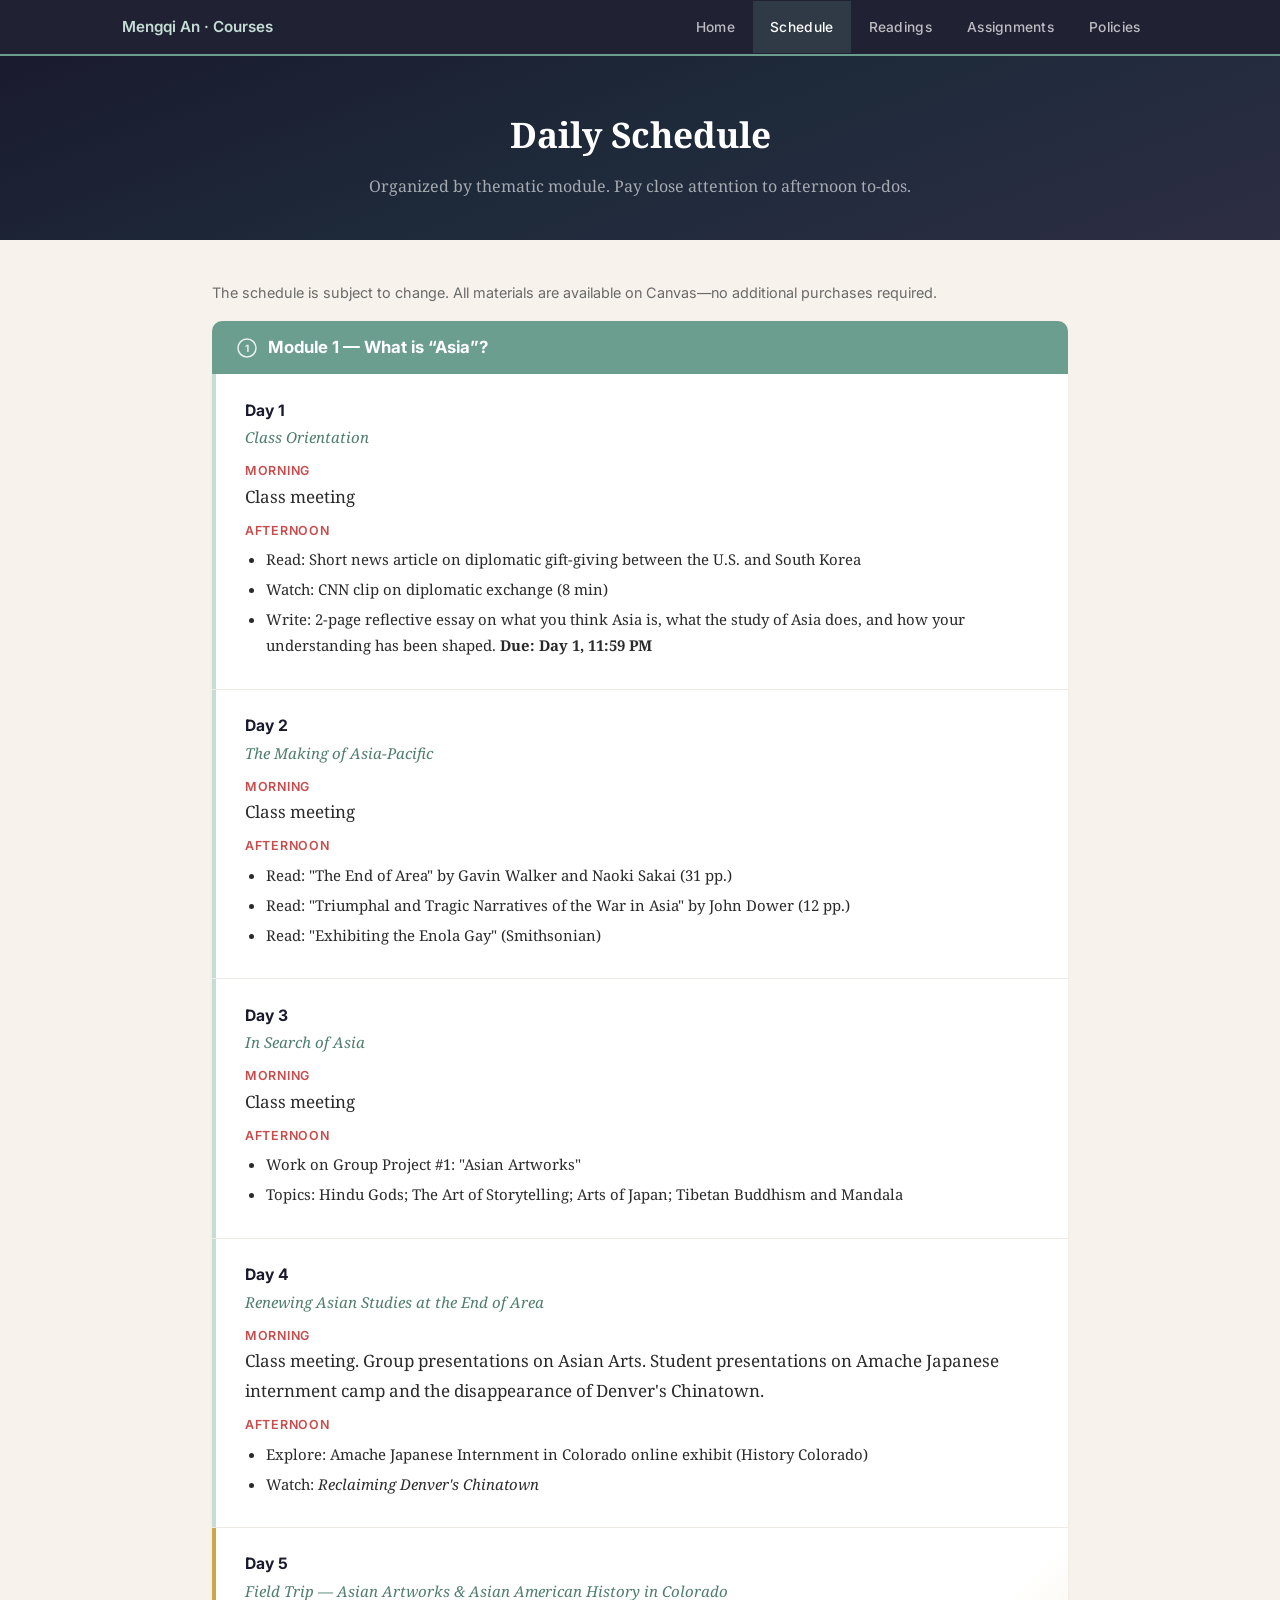
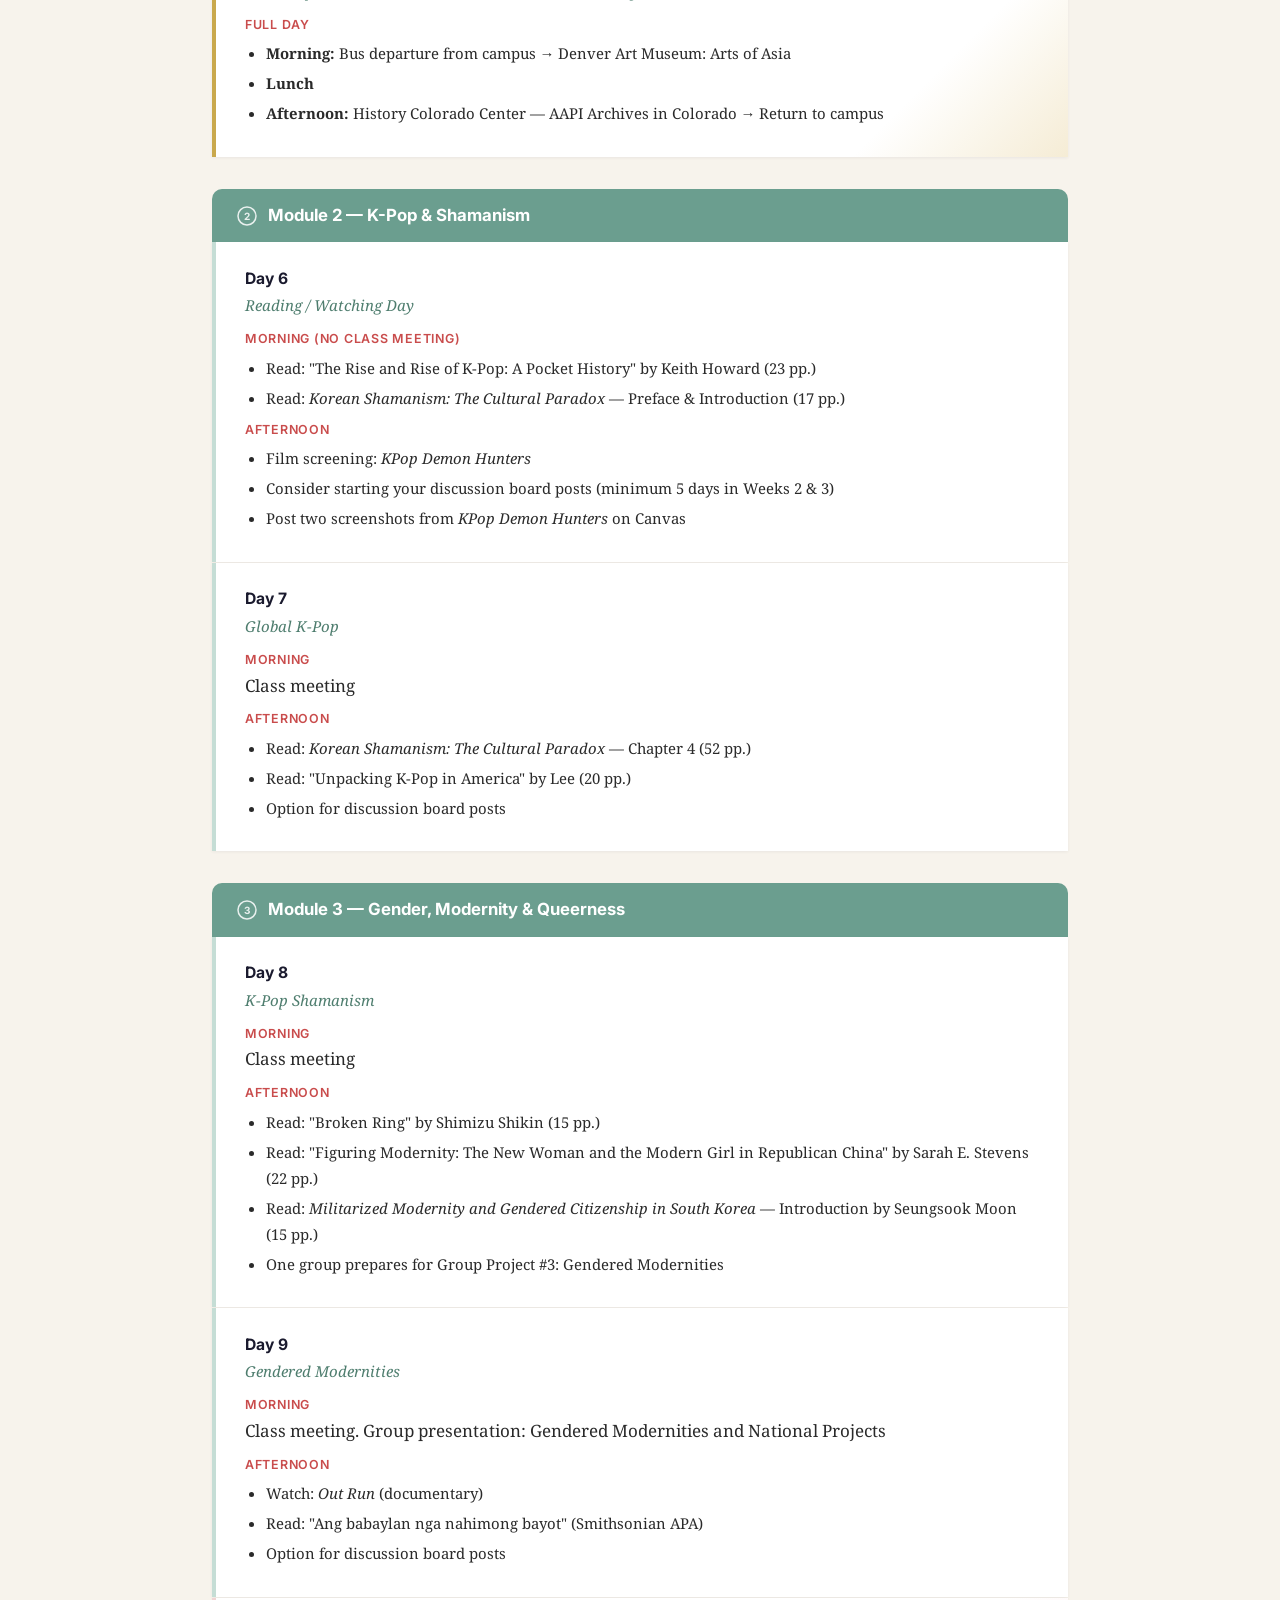
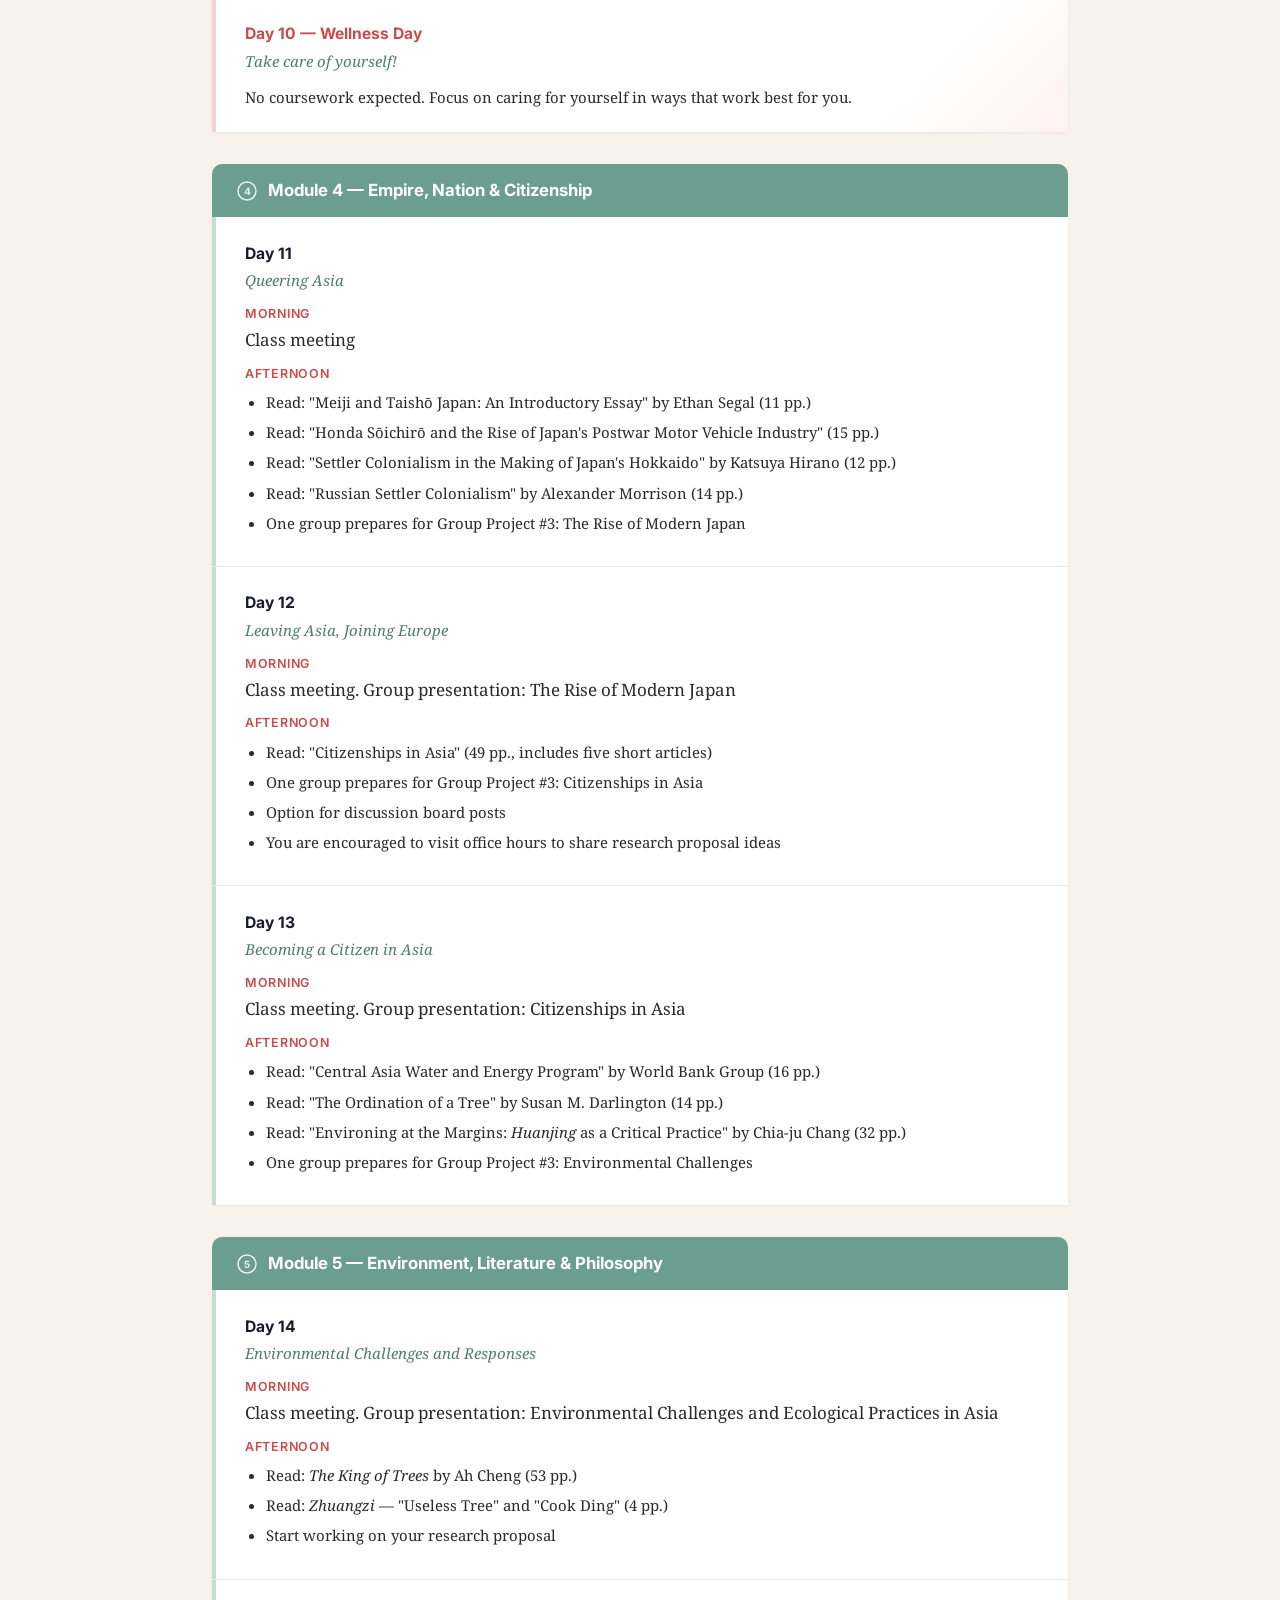
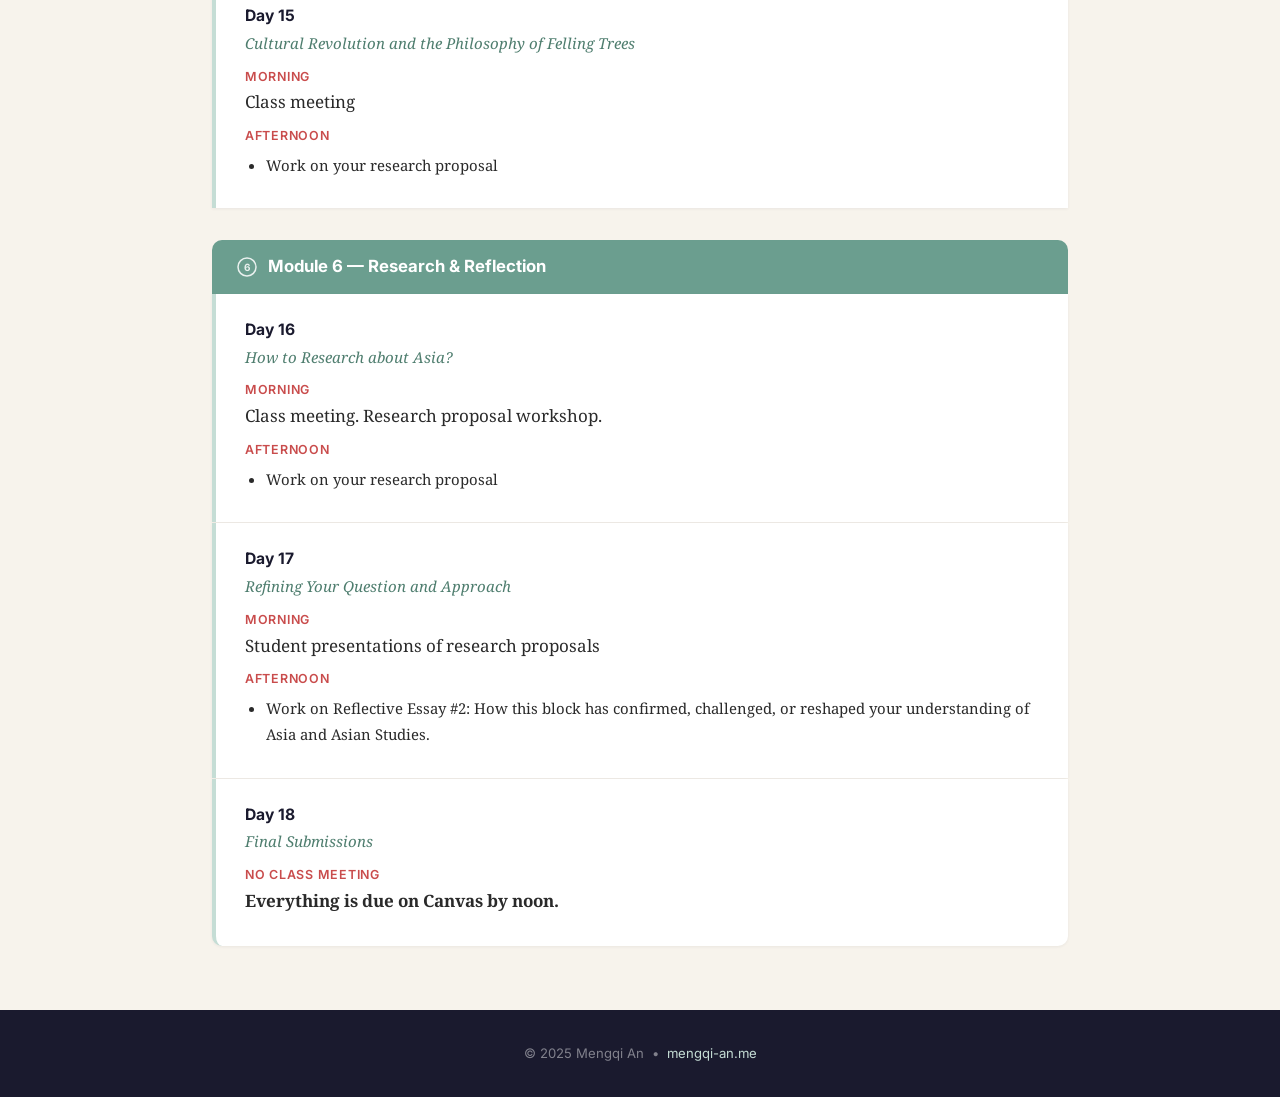
<file: courses/intro-to-asian-studies/schedule.html>
<!DOCTYPE html>
<html lang="en">
<head>
  <meta charset="UTF-8">
  <meta name="viewport" content="width=device-width, initial-scale=1.0">
  <title>Schedule | Introduction to Asian Studies</title>
  <link rel="stylesheet" href="css/style.css">
</head>
<body>

<nav>
  <div class="nav-inner">
    <a href="/courses/" class="site-title">Mengqi An &middot; Courses</a>
    <button class="nav-toggle" aria-label="Menu" onclick="document.querySelector('nav ul').classList.toggle('open')">&#9776;</button>
    <ul>
      <li><a href="index.html">Home</a></li>
      <li><a href="schedule.html" class="active">Schedule</a></li>
      <li><a href="readings.html">Readings</a></li>
      <li><a href="assignments.html">Assignments</a></li>
      <li><a href="policies.html">Policies</a></li>
    </ul>
  </div>
</nav>

<header class="page-header">
  <h1>Daily Schedule</h1>
  <p>Organized by thematic module. Pay close attention to afternoon to-dos.</p>
</header>

<main class="container">

  <p style="margin-bottom:1rem; font-size:0.9rem; color:var(--text-light); font-family:'Inter',sans-serif;">The schedule is subject to change. All materials are available on Canvas&mdash;no additional purchases required.</p>

  <!-- ==================== MODULE 1 ==================== -->
  <div class="week-header" style="margin-top:1rem;">
    <svg class="week-icon" viewBox="0 0 22 22" fill="none"><circle cx="11" cy="11" r="9" stroke="#fff" stroke-width="1.5"/><text x="11" y="15" text-anchor="middle" font-family="Inter,sans-serif" font-size="10" font-weight="700" fill="#fff">1</text></svg>
    Module 1 &mdash; What is &ldquo;Asia&rdquo;?
  </div>

  <div class="day-card">
    <div class="day-title">Day 1</div>
    <div class="day-topic">Class Orientation</div>
    <div class="time-block">
      <div class="time-label">Morning</div>
      <p>Class meeting</p>
    </div>
    <div class="time-block">
      <div class="time-label">Afternoon</div>
      <ul>
        <li>Read: Short news article on diplomatic gift-giving between the U.S. and South Korea</li>
        <li>Watch: CNN clip on diplomatic exchange (8 min)</li>
        <li>Write: 2-page reflective essay on what you think Asia is, what the study of Asia does, and how your understanding has been shaped. <strong>Due: Day 1, 11:59 PM</strong></li>
      </ul>
    </div>
  </div>

  <div class="day-card">
    <div class="day-title">Day 2</div>
    <div class="day-topic">The Making of Asia-Pacific</div>
    <div class="time-block">
      <div class="time-label">Morning</div>
      <p>Class meeting</p>
    </div>
    <div class="time-block">
      <div class="time-label">Afternoon</div>
      <ul>
        <li>Read: "The End of Area" by Gavin Walker and Naoki Sakai (31 pp.)</li>
        <li>Read: "Triumphal and Tragic Narratives of the War in Asia" by John Dower (12 pp.)</li>
        <li>Read: "Exhibiting the Enola Gay" (Smithsonian)</li>
      </ul>
    </div>
  </div>

  <div class="day-card">
    <div class="day-title">Day 3</div>
    <div class="day-topic">In Search of Asia</div>
    <div class="time-block">
      <div class="time-label">Morning</div>
      <p>Class meeting</p>
    </div>
    <div class="time-block">
      <div class="time-label">Afternoon</div>
      <ul>
        <li>Work on Group Project #1: "Asian Artworks"</li>
        <li>Topics: Hindu Gods; The Art of Storytelling; Arts of Japan; Tibetan Buddhism and Mandala</li>
      </ul>
    </div>
  </div>

  <div class="day-card">
    <div class="day-title">Day 4</div>
    <div class="day-topic">Renewing Asian Studies at the End of Area</div>
    <div class="time-block">
      <div class="time-label">Morning</div>
      <p>Class meeting. Group presentations on Asian Arts. Student presentations on Amache Japanese internment camp and the disappearance of Denver's Chinatown.</p>
    </div>
    <div class="time-block">
      <div class="time-label">Afternoon</div>
      <ul>
        <li>Explore: Amache Japanese Internment in Colorado online exhibit (History Colorado)</li>
        <li>Watch: <em>Reclaiming Denver's Chinatown</em></li>
      </ul>
    </div>
  </div>

  <div class="day-card field-trip-day">
    <div class="day-title">Day 5</div>
    <div class="day-topic">Field Trip &mdash; Asian Artworks &amp; Asian American History in Colorado</div>
    <div class="time-block">
      <div class="time-label">Full Day</div>
      <ul>
        <li><strong>Morning:</strong> Bus departure from campus &rarr; Denver Art Museum: Arts of Asia</li>
        <li><strong>Lunch</strong></li>
        <li><strong>Afternoon:</strong> History Colorado Center &mdash; AAPI Archives in Colorado &rarr; Return to campus</li>
      </ul>
    </div>
  </div>

  <!-- ==================== MODULE 2 ==================== -->
  <div class="week-header">
    <svg class="week-icon" viewBox="0 0 22 22" fill="none"><circle cx="11" cy="11" r="9" stroke="#fff" stroke-width="1.5"/><text x="11" y="15" text-anchor="middle" font-family="Inter,sans-serif" font-size="10" font-weight="700" fill="#fff">2</text></svg>
    Module 2 &mdash; K-Pop &amp; Shamanism
  </div>

  <div class="day-card">
    <div class="day-title">Day 6</div>
    <div class="day-topic">Reading / Watching Day</div>
    <div class="time-block">
      <div class="time-label">Morning (No class meeting)</div>
      <ul>
        <li>Read: "The Rise and Rise of K-Pop: A Pocket History" by Keith Howard (23 pp.)</li>
        <li>Read: <em>Korean Shamanism: The Cultural Paradox</em> &mdash; Preface &amp; Introduction (17 pp.)</li>
      </ul>
    </div>
    <div class="time-block">
      <div class="time-label">Afternoon</div>
      <ul>
        <li>Film screening: <em>KPop Demon Hunters</em></li>
        <li>Consider starting your discussion board posts (minimum 5 days in Weeks 2 &amp; 3)</li>
        <li>Post two screenshots from <em>KPop Demon Hunters</em> on Canvas</li>
      </ul>
    </div>
  </div>

  <div class="day-card">
    <div class="day-title">Day 7</div>
    <div class="day-topic">Global K-Pop</div>
    <div class="time-block">
      <div class="time-label">Morning</div>
      <p>Class meeting</p>
    </div>
    <div class="time-block">
      <div class="time-label">Afternoon</div>
      <ul>
        <li>Read: <em>Korean Shamanism: The Cultural Paradox</em> &mdash; Chapter 4 (52 pp.)</li>
        <li>Read: "Unpacking K-Pop in America" by Lee (20 pp.)</li>
        <li>Option for discussion board posts</li>
      </ul>
    </div>
  </div>

  <!-- ==================== MODULE 3 ==================== -->
  <div class="week-header">
    <svg class="week-icon" viewBox="0 0 22 22" fill="none"><circle cx="11" cy="11" r="9" stroke="#fff" stroke-width="1.5"/><text x="11" y="15" text-anchor="middle" font-family="Inter,sans-serif" font-size="10" font-weight="700" fill="#fff">3</text></svg>
    Module 3 &mdash; Gender, Modernity &amp; Queerness
  </div>

  <div class="day-card">
    <div class="day-title">Day 8</div>
    <div class="day-topic">K-Pop Shamanism</div>
    <div class="time-block">
      <div class="time-label">Morning</div>
      <p>Class meeting</p>
    </div>
    <div class="time-block">
      <div class="time-label">Afternoon</div>
      <ul>
        <li>Read: "Broken Ring" by Shimizu Shikin (15 pp.)</li>
        <li>Read: "Figuring Modernity: The New Woman and the Modern Girl in Republican China" by Sarah E. Stevens (22 pp.)</li>
        <li>Read: <em>Militarized Modernity and Gendered Citizenship in South Korea</em> &mdash; Introduction by Seungsook Moon (15 pp.)</li>
        <li>One group prepares for Group Project #3: Gendered Modernities</li>
      </ul>
    </div>
  </div>

  <div class="day-card">
    <div class="day-title">Day 9</div>
    <div class="day-topic">Gendered Modernities</div>
    <div class="time-block">
      <div class="time-label">Morning</div>
      <p>Class meeting. Group presentation: Gendered Modernities and National Projects</p>
    </div>
    <div class="time-block">
      <div class="time-label">Afternoon</div>
      <ul>
        <li>Watch: <em>Out Run</em> (documentary)</li>
        <li>Read: "Ang babaylan nga nahimong bayot" (Smithsonian APA)</li>
        <li>Option for discussion board posts</li>
      </ul>
    </div>
  </div>

  <div class="day-card wellness-day">
    <div class="day-title">Day 10 &mdash; Wellness Day</div>
    <div class="day-topic">Take care of yourself!</div>
    <p style="font-size:0.93rem;">No coursework expected. Focus on caring for yourself in ways that work best for you.</p>
  </div>

  <!-- ==================== MODULE 4 ==================== -->
  <div class="week-header">
    <svg class="week-icon" viewBox="0 0 22 22" fill="none"><circle cx="11" cy="11" r="9" stroke="#fff" stroke-width="1.5"/><text x="11" y="15" text-anchor="middle" font-family="Inter,sans-serif" font-size="10" font-weight="700" fill="#fff">4</text></svg>
    Module 4 &mdash; Empire, Nation &amp; Citizenship
  </div>

  <div class="day-card">
    <div class="day-title">Day 11</div>
    <div class="day-topic">Queering Asia</div>
    <div class="time-block">
      <div class="time-label">Morning</div>
      <p>Class meeting</p>
    </div>
    <div class="time-block">
      <div class="time-label">Afternoon</div>
      <ul>
        <li>Read: "Meiji and Taish&#333; Japan: An Introductory Essay" by Ethan Segal (11 pp.)</li>
        <li>Read: "Honda S&#333;ichir&#333; and the Rise of Japan's Postwar Motor Vehicle Industry" (15 pp.)</li>
        <li>Read: "Settler Colonialism in the Making of Japan's Hokkaido" by Katsuya Hirano (12 pp.)</li>
        <li>Read: "Russian Settler Colonialism" by Alexander Morrison (14 pp.)</li>
        <li>One group prepares for Group Project #3: The Rise of Modern Japan</li>
      </ul>
    </div>
  </div>

  <div class="day-card">
    <div class="day-title">Day 12</div>
    <div class="day-topic">Leaving Asia, Joining Europe</div>
    <div class="time-block">
      <div class="time-label">Morning</div>
      <p>Class meeting. Group presentation: The Rise of Modern Japan</p>
    </div>
    <div class="time-block">
      <div class="time-label">Afternoon</div>
      <ul>
        <li>Read: "Citizenships in Asia" (49 pp., includes five short articles)</li>
        <li>One group prepares for Group Project #3: Citizenships in Asia</li>
        <li>Option for discussion board posts</li>
        <li>You are encouraged to visit office hours to share research proposal ideas</li>
      </ul>
    </div>
  </div>

  <div class="day-card">
    <div class="day-title">Day 13</div>
    <div class="day-topic">Becoming a Citizen in Asia</div>
    <div class="time-block">
      <div class="time-label">Morning</div>
      <p>Class meeting. Group presentation: Citizenships in Asia</p>
    </div>
    <div class="time-block">
      <div class="time-label">Afternoon</div>
      <ul>
        <li>Read: "Central Asia Water and Energy Program" by World Bank Group (16 pp.)</li>
        <li>Read: "The Ordination of a Tree" by Susan M. Darlington (14 pp.)</li>
        <li>Read: "Environing at the Margins: <em>Huanjing</em> as a Critical Practice" by Chia-ju Chang (32 pp.)</li>
        <li>One group prepares for Group Project #3: Environmental Challenges</li>
      </ul>
    </div>
  </div>

  <!-- ==================== MODULE 5 ==================== -->
  <div class="week-header">
    <svg class="week-icon" viewBox="0 0 22 22" fill="none"><circle cx="11" cy="11" r="9" stroke="#fff" stroke-width="1.5"/><text x="11" y="15" text-anchor="middle" font-family="Inter,sans-serif" font-size="10" font-weight="700" fill="#fff">5</text></svg>
    Module 5 &mdash; Environment, Literature &amp; Philosophy
  </div>

  <div class="day-card">
    <div class="day-title">Day 14</div>
    <div class="day-topic">Environmental Challenges and Responses</div>
    <div class="time-block">
      <div class="time-label">Morning</div>
      <p>Class meeting. Group presentation: Environmental Challenges and Ecological Practices in Asia</p>
    </div>
    <div class="time-block">
      <div class="time-label">Afternoon</div>
      <ul>
        <li>Read: <em>The King of Trees</em> by Ah Cheng (53 pp.)</li>
        <li>Read: <em>Zhuangzi</em> &mdash; "Useless Tree" and "Cook Ding" (4 pp.)</li>
        <li>Start working on your research proposal</li>
      </ul>
    </div>
  </div>

  <div class="day-card">
    <div class="day-title">Day 15</div>
    <div class="day-topic">Cultural Revolution and the Philosophy of Felling Trees</div>
    <div class="time-block">
      <div class="time-label">Morning</div>
      <p>Class meeting</p>
    </div>
    <div class="time-block">
      <div class="time-label">Afternoon</div>
      <ul>
        <li>Work on your research proposal</li>
      </ul>
    </div>
  </div>

  <!-- ==================== MODULE 6 ==================== -->
  <div class="week-header">
    <svg class="week-icon" viewBox="0 0 22 22" fill="none"><circle cx="11" cy="11" r="9" stroke="#fff" stroke-width="1.5"/><text x="11" y="15" text-anchor="middle" font-family="Inter,sans-serif" font-size="10" font-weight="700" fill="#fff">6</text></svg>
    Module 6 &mdash; Research &amp; Reflection
  </div>

  <div class="day-card">
    <div class="day-title">Day 16</div>
    <div class="day-topic">How to Research about Asia?</div>
    <div class="time-block">
      <div class="time-label">Morning</div>
      <p>Class meeting. Research proposal workshop.</p>
    </div>
    <div class="time-block">
      <div class="time-label">Afternoon</div>
      <ul><li>Work on your research proposal</li></ul>
    </div>
  </div>

  <div class="day-card">
    <div class="day-title">Day 17</div>
    <div class="day-topic">Refining Your Question and Approach</div>
    <div class="time-block">
      <div class="time-label">Morning</div>
      <p>Student presentations of research proposals</p>
    </div>
    <div class="time-block">
      <div class="time-label">Afternoon</div>
      <ul>
        <li>Work on Reflective Essay #2: How this block has confirmed, challenged, or reshaped your understanding of Asia and Asian Studies.</li>
      </ul>
    </div>
  </div>

  <div class="day-card">
    <div class="day-title">Day 18</div>
    <div class="day-topic">Final Submissions</div>
    <div class="time-block">
      <div class="time-label">No Class Meeting</div>
      <p><strong>Everything is due on Canvas by noon.</strong></p>
    </div>
  </div>

</main>

<footer>
  <p>&copy; 2025 Mengqi An &nbsp;&bull;&nbsp; <a href="https://mengqi-an.me">mengqi-an.me</a></p>
</footer>

</body>
</html>
</file>
<file: courses/intro-asian-studies/css/style.css>
/* ===== Introduction to Asian Studies ===== */
/* Palette: ink, celadon, warm paper, red accent */

@import url('https://fonts.googleapis.com/css2?family=Inter:wght@400;500;600;700&family=Noto+Serif:ital,wght@0,400;0,600;0,700;1,400&display=swap');

:root {
  --ink: #1a1a2e;
  --ink-light: #2d2d44;
  --ink-muted: #484860;
  --celadon: #6b9e8f;
  --celadon-dark: #4e7d6e;
  --celadon-light: #c5ddd5;
  --celadon-pale: #e8f2ee;
  --warm: #f7f3ec;
  --warm-dark: #e8e0d0;
  --accent: #c94c4c;
  --accent-light: #f0d4d4;
  --gold: #c9a84c;
  --gold-light: #f5ecd5;
  --text: #2a2a2a;
  --text-light: #6a6a6a;
  --white: #fff;
  --shadow-sm: 0 1px 3px rgba(26,26,46,0.06);
  --shadow-md: 0 4px 12px rgba(26,26,46,0.08);
  --shadow-lg: 0 8px 30px rgba(26,26,46,0.1);
  --radius: 10px;
  --radius-lg: 16px;
}

* { margin: 0; padding: 0; box-sizing: border-box; }
html { scroll-behavior: smooth; }

body {
  font-family: 'Noto Serif', Georgia, serif;
  color: var(--text);
  background: var(--warm);
  line-height: 1.75;
  font-size: 17px;
}

a { color: var(--celadon-dark); transition: color 0.2s; }
a:hover { color: var(--accent); }

/* ===== Navigation ===== */
nav {
  position: sticky;
  top: 0;
  z-index: 100;
  background: rgba(26,26,46,0.97);
  backdrop-filter: blur(10px);
  border-bottom: 2px solid var(--celadon);
}

nav .nav-inner {
  max-width: 1100px;
  margin: 0 auto;
  display: flex;
  align-items: center;
  justify-content: space-between;
  padding: 0 2rem;
}

nav .site-title {
  color: var(--celadon-light);
  font-size: 0.95rem;
  font-weight: 600;
  padding: 0.85rem 0;
  text-decoration: none;
  font-family: 'Inter', sans-serif;
  white-space: nowrap;
}
nav .site-title:hover { color: var(--white); }

nav ul { list-style: none; display: flex; gap: 0; }

nav ul li a {
  display: block;
  color: rgba(255,255,255,0.7);
  text-decoration: none;
  padding: 0.85rem 1.1rem;
  font-size: 0.86rem;
  font-family: 'Inter', sans-serif;
  font-weight: 500;
  letter-spacing: 0.02em;
  transition: color 0.2s, background 0.2s;
}
nav ul li a:hover,
nav ul li a.active { color: #fff; background: rgba(107,158,143,0.2); }

.nav-toggle { display: none; background: none; border: none; color: #fff; font-size: 1.5rem; cursor: pointer; padding: 0.85rem 0; }

@media (max-width: 768px) {
  .nav-toggle { display: block; }
  nav ul { display: none; flex-direction: column; position: absolute; top: 100%; left: 0; right: 0; background: var(--ink); border-bottom: 2px solid var(--celadon); }
  nav ul.open { display: flex; }
  nav ul li a { padding: 0.75rem 2rem; border-top: 1px solid rgba(255,255,255,0.06); }
}

/* ===== Hero ===== */
.hero {
  background: linear-gradient(160deg, var(--ink) 0%, #1e2a3a 50%, var(--ink-light) 100%);
  color: #fff;
  padding: 5rem 2rem 4.5rem;
  text-align: center;
  position: relative;
  overflow: hidden;
}

.hero h1 {
  font-size: 2.8rem;
  font-weight: 700;
  margin-bottom: 1rem;
  position: relative;
  line-height: 1.2;
}

.hero .tagline {
  font-size: 1.12rem;
  color: rgba(255,255,255,0.75);
  max-width: 640px;
  margin: 0 auto 2.5rem;
  font-style: italic;
  line-height: 1.85;
  position: relative;
}

/* Hero with photo background */
.hero-image {
  background: url('https://images.unsplash.com/photo-1762860498306-63724d6ce117?w=1400&q=80&auto=format') center 30% / cover no-repeat;
  padding: 0;
  min-height: 420px;
  display: flex;
  flex-direction: column;
  justify-content: flex-end;
}

.hero-overlay {
  position: absolute;
  inset: 0;
  background: linear-gradient(
    to bottom,
    rgba(26,26,46,0.15) 0%,
    rgba(26,26,46,0.3) 40%,
    rgba(26,26,46,0.75) 80%,
    rgba(26,26,46,0.92) 100%
  );
  z-index: 1;
}

.hero-content {
  position: relative;
  z-index: 2;
  padding: 3rem 2rem 2rem;
}

.hero-content h1 {
  text-shadow: 0 2px 20px rgba(0,0,0,0.4);
}

.hero-content .tagline {
  text-shadow: 0 1px 10px rgba(0,0,0,0.3);
}

.hero-credit {
  position: relative;
  z-index: 2;
  font-family: 'Inter', sans-serif;
  font-size: 0.7rem;
  color: rgba(255,255,255,0.35);
  padding: 0.5rem 2rem 1rem;
  text-align: right;
}

@media (max-width: 600px) {
  .hero-image { min-height: 320px; }
  .hero-content h1 { font-size: 1.9rem; }
}

/* ===== Page Header ===== */
.page-header {
  background: linear-gradient(160deg, var(--ink) 0%, #1e2a3a 50%, var(--ink-light) 100%);
  color: #fff;
  padding: 3rem 2rem 2.5rem;
  text-align: center;
  position: relative;
  overflow: hidden;
}
.page-header h1 { font-size: 2.2rem; margin-bottom: 0.4rem; }
.page-header p { color: rgba(255,255,255,0.6); font-size: 1rem; }

/* ===== Container ===== */
.container {
  max-width: 920px;
  margin: 0 auto;
  padding: 2.5rem 2rem 4rem;
}

/* ===== Quick Links ===== */
.quick-links {
  display: grid;
  grid-template-columns: repeat(4, 1fr);
  gap: 1.2rem;
  margin: 2.5rem 0;
}

@media (max-width: 700px) {
  .quick-links { grid-template-columns: repeat(2, 1fr); }
}

.quick-link {
  background: var(--white);
  border-radius: var(--radius-lg);
  padding: 1.8rem 1.2rem 1.5rem;
  text-decoration: none;
  color: var(--ink);
  box-shadow: var(--shadow-sm);
  transition: transform 0.25s ease, box-shadow 0.25s ease;
  text-align: center;
  position: relative;
  overflow: hidden;
}
.quick-link::before {
  content: '';
  position: absolute;
  top: 0; left: 0; right: 0;
  height: 3px;
  background: var(--celadon);
  transition: height 0.25s;
}
.quick-link:hover { transform: translateY(-4px); box-shadow: var(--shadow-lg); }
.quick-link:hover::before { height: 5px; }

.quick-link .icon-wrap {
  width: 56px;
  height: 56px;
  margin: 0 auto 0.8rem;
  display: flex;
  align-items: center;
  justify-content: center;
}
.quick-link .icon-wrap svg { width: 100%; height: 100%; }

.quick-link .label {
  font-family: 'Inter', sans-serif;
  font-weight: 700;
  font-size: 0.95rem;
  color: var(--ink);
}
.quick-link .desc {
  font-size: 0.8rem;
  color: var(--text-light);
  margin-top: 0.25rem;
  font-family: 'Inter', sans-serif;
}

/* ===== Section Card ===== */
.section-card {
  background: var(--white);
  border-radius: var(--radius);
  padding: 2rem 2.2rem;
  margin-bottom: 1.8rem;
  box-shadow: var(--shadow-sm);
  border-left: 4px solid var(--celadon);
}
.section-card h2 {
  font-size: 1.35rem;
  color: var(--ink);
  margin-bottom: 0.8rem;
  padding-bottom: 0.5rem;
  border-bottom: 1px solid var(--warm-dark);
}
.section-card h3 { font-size: 1.05rem; color: var(--celadon-dark); margin: 1.2rem 0 0.4rem; }
.section-card p { margin-bottom: 0.7rem; }
.section-card ul, .section-card ol { margin: 0.5rem 0 1rem 1.5rem; }
.section-card li { margin-bottom: 0.35rem; }

/* ===== Objectives ===== */
.objectives-grid {
  display: grid;
  grid-template-columns: repeat(auto-fit, minmax(260px, 1fr));
  gap: 1rem;
  margin-top: 0.8rem;
}

.obj-item {
  padding: 1rem 1.2rem;
  background: var(--celadon-pale);
  border-radius: 8px;
  font-size: 0.95rem;
  line-height: 1.6;
  position: relative;
  padding-left: 3rem;
}

.obj-item .obj-num {
  position: absolute;
  left: 0.9rem;
  top: 0.9rem;
  width: 1.6rem;
  height: 1.6rem;
  background: var(--celadon);
  color: #fff;
  border-radius: 50%;
  display: flex;
  align-items: center;
  justify-content: center;
  font-family: 'Inter', sans-serif;
  font-weight: 700;
  font-size: 0.75rem;
}

/* ===== Visual Banner ===== */
.visual-banner {
  border-radius: var(--radius-lg);
  overflow: hidden;
  margin: 2rem 0;
  box-shadow: var(--shadow-md);
  position: relative;
}

.visual-banner svg { display: block; width: 100%; height: auto; }

/* ===== Schedule ===== */
.week-header {
  background: var(--celadon);
  color: #fff;
  padding: 0.75rem 1.5rem;
  border-radius: var(--radius) var(--radius) 0 0;
  font-family: 'Inter', sans-serif;
  font-weight: 700;
  font-size: 1.05rem;
  margin-top: 2rem;
  display: flex;
  align-items: center;
  gap: 0.6rem;
}

.week-header .week-icon {
  width: 22px;
  height: 22px;
  opacity: 0.85;
}

.day-card {
  background: var(--white);
  padding: 1.4rem 1.8rem;
  border-left: 4px solid var(--celadon-light);
  margin-bottom: 1px;
  box-shadow: var(--shadow-sm);
  transition: border-left-color 0.2s;
}
.day-card:hover { border-left-color: var(--celadon); }
.day-card:last-of-type { border-radius: 0 0 var(--radius) var(--radius); margin-bottom: 0; }

.day-card .day-title {
  font-family: 'Inter', sans-serif;
  font-weight: 700;
  color: var(--ink);
  font-size: 0.98rem;
}
.day-card .day-topic {
  color: var(--celadon-dark);
  font-style: italic;
  font-size: 0.94rem;
  margin-bottom: 0.6rem;
}
.day-card .time-block { margin-bottom: 0.5rem; }
.day-card .time-label {
  font-family: 'Inter', sans-serif;
  font-weight: 600;
  font-size: 0.78rem;
  color: var(--accent);
  text-transform: uppercase;
  letter-spacing: 0.06em;
}
.day-card ul { margin: 0.3rem 0 0 1.3rem; font-size: 0.93rem; }
.day-card li { margin-bottom: 0.25rem; }
.day-card a { color: var(--celadon-dark); }

.wellness-day {
  border-left-color: var(--accent-light);
  background: linear-gradient(135deg, #fff 80%, #fef0f0);
}
.wellness-day .day-title { color: var(--accent); }

.field-trip-day {
  border-left-color: var(--gold);
  background: linear-gradient(135deg, #fff 80%, var(--gold-light));
}

/* ===== Assignment Cards ===== */
.assignment-card {
  background: var(--white);
  border-radius: var(--radius);
  padding: 2rem 2.2rem;
  margin-bottom: 1.5rem;
  box-shadow: var(--shadow-sm);
  border-top: 3px solid var(--celadon);
}
.assignment-card h2 { font-size: 1.25rem; color: var(--ink); margin-bottom: 0.3rem; }

.weight {
  font-family: 'Inter', sans-serif;
  font-size: 0.78rem;
  font-weight: 600;
  color: var(--celadon-dark);
  margin-bottom: 0.8rem;
  display: inline-block;
  background: var(--celadon-pale);
  padding: 0.15rem 0.7rem;
  border-radius: 20px;
}

.assignment-card p { margin-bottom: 0.7rem; }
.assignment-card ul { margin: 0.5rem 0 0.8rem 1.5rem; }
.assignment-card li { margin-bottom: 0.3rem; }
.assignment-card h3 { font-size: 1.05rem; color: var(--celadon-dark); margin: 1.2rem 0 0.4rem; }

/* ===== Grade Table ===== */
.grade-table {
  width: 100%;
  border-collapse: collapse;
  margin: 1rem 0;
  font-family: 'Inter', sans-serif;
  font-size: 0.86rem;
}
.grade-table th { background: var(--celadon); color: #fff; padding: 0.55rem 1rem; text-align: left; font-weight: 600; }
.grade-table td { padding: 0.5rem 1rem; border-bottom: 1px solid var(--warm-dark); }
.grade-table tr:nth-child(even) td { background: var(--celadon-pale); }

/* ===== Readings ===== */
.reading-item {
  padding: 0.65rem 0;
  border-bottom: 1px solid var(--warm-dark);
  font-size: 0.94rem;
}
.reading-item:last-child { border-bottom: none; }

.reading-type {
  font-family: 'Inter', sans-serif;
  font-size: 0.7rem;
  font-weight: 600;
  text-transform: uppercase;
  letter-spacing: 0.08em;
  padding: 0.1rem 0.5rem;
  border-radius: 3px;
  margin-right: 0.5rem;
  display: inline-block;
}
.type-book { background: #e8d5f5; color: #6b3fa0; }
.type-article { background: #d5e8f0; color: #2a6496; }
.type-film { background: #f5e8d5; color: #96642a; }
.type-web { background: #d5f0e8; color: #2a9664; }

/* ===== Policy ===== */
.policy-section {
  background: var(--white);
  border-radius: var(--radius);
  padding: 2rem 2.2rem;
  margin-bottom: 1.5rem;
  box-shadow: var(--shadow-sm);
}
.policy-section h2 {
  font-size: 1.25rem;
  color: var(--ink);
  margin-bottom: 0.8rem;
  padding-bottom: 0.5rem;
  border-bottom: 2px solid var(--celadon-light);
}
.policy-section h3 { font-size: 1.05rem; color: var(--celadon-dark); margin: 1rem 0 0.4rem; }
.policy-section p { margin-bottom: 0.7rem; }

.highlight-box {
  background: var(--celadon-pale);
  border-radius: 8px;
  padding: 1rem 1.3rem;
  margin: 1rem 0;
  border-left: 4px solid var(--celadon);
  font-size: 0.95rem;
}

/* ===== Interactive Map ===== */
.map-section {
  background: var(--white);
  border-radius: var(--radius-lg);
  padding: 2rem;
  margin: 2rem 0;
  box-shadow: var(--shadow-md);
}

.map-section h2 {
  text-align: center;
  margin-bottom: 0.4rem;
  font-size: 1.4rem;
  color: var(--ink);
}

.map-section .map-subtitle {
  text-align: center;
  color: var(--text-light);
  font-size: 0.9rem;
  margin-bottom: 1.5rem;
}

.map-container {
  position: relative;
  width: 100%;
  max-width: 800px;
  margin: 0 auto;
}

.map-container svg {
  width: 100%;
  height: auto;
}

.map-region {
  cursor: pointer;
  transition: opacity 0.3s, filter 0.3s;
  opacity: 0.85;
}
.map-region:hover { opacity: 1; filter: brightness(1.08); }

.map-tooltip {
  display: none;
  position: absolute;
  background: var(--ink);
  color: #fff;
  padding: 1rem 1.3rem;
  border-radius: 10px;
  max-width: 300px;
  font-size: 0.88rem;
  line-height: 1.6;
  font-family: 'Inter', sans-serif;
  box-shadow: var(--shadow-lg);
  z-index: 10;
  pointer-events: none;
}

.map-tooltip.active { display: block; }

.map-tooltip h4 {
  color: var(--celadon-light);
  font-size: 0.95rem;
  margin-bottom: 0.3rem;
}

.map-tooltip .topics {
  color: rgba(255,255,255,0.7);
  font-size: 0.8rem;
}

.map-legend {
  display: flex;
  flex-wrap: wrap;
  gap: 0.8rem;
  justify-content: center;
  margin-top: 1.2rem;
  font-family: 'Inter', sans-serif;
  font-size: 0.8rem;
}

.legend-item {
  display: flex;
  align-items: center;
  gap: 0.35rem;
  color: var(--text-light);
}

.legend-dot {
  width: 10px;
  height: 10px;
  border-radius: 50%;
  display: inline-block;
}

/* ===== Footer ===== */
footer {
  background: var(--ink);
  color: rgba(255,255,255,0.45);
  text-align: center;
  padding: 2rem;
  font-family: 'Inter', sans-serif;
  font-size: 0.82rem;
}
footer a { color: var(--celadon-light); text-decoration: none; }
footer a:hover { color: #fff; }

/* ===== Responsive ===== */
@media (max-width: 600px) {
  .hero { padding: 3rem 1.5rem 2.5rem; }
  .hero h1 { font-size: 1.9rem; }
  .container { padding: 1.5rem 1rem 3rem; }
  .section-card, .assignment-card, .policy-section { padding: 1.3rem; }
  .day-card { padding: 1rem 1.2rem; }
  .objectives-grid { grid-template-columns: 1fr; }
}
</file>
<file: courses/intro-to-asian-studies/css/style.css>
/* ===== Introduction to Asian Studies ===== */
/* Palette: ink, celadon, warm paper, red accent */

@import url('https://fonts.googleapis.com/css2?family=Inter:wght@400;500;600;700&family=Noto+Serif:ital,wght@0,400;0,600;0,700;1,400&display=swap');

:root {
  --ink: #1a1a2e;
  --ink-light: #2d2d44;
  --ink-muted: #484860;
  --celadon: #6b9e8f;
  --celadon-dark: #4e7d6e;
  --celadon-light: #c5ddd5;
  --celadon-pale: #e8f2ee;
  --warm: #f7f3ec;
  --warm-dark: #e8e0d0;
  --accent: #c94c4c;
  --accent-light: #f0d4d4;
  --gold: #c9a84c;
  --gold-light: #f5ecd5;
  --text: #2a2a2a;
  --text-light: #6a6a6a;
  --white: #fff;
  --shadow-sm: 0 1px 3px rgba(26,26,46,0.06);
  --shadow-md: 0 4px 12px rgba(26,26,46,0.08);
  --shadow-lg: 0 8px 30px rgba(26,26,46,0.1);
  --radius: 10px;
  --radius-lg: 16px;
}

* { margin: 0; padding: 0; box-sizing: border-box; }
html { scroll-behavior: smooth; }

body {
  font-family: 'Noto Serif', Georgia, serif;
  color: var(--text);
  background: var(--warm);
  line-height: 1.75;
  font-size: 17px;
}

a { color: var(--celadon-dark); transition: color 0.2s; }
a:hover { color: var(--accent); }

/* ===== Navigation ===== */
nav {
  position: sticky;
  top: 0;
  z-index: 100;
  background: rgba(26,26,46,0.97);
  backdrop-filter: blur(10px);
  border-bottom: 2px solid var(--celadon);
}

nav .nav-inner {
  max-width: 1100px;
  margin: 0 auto;
  display: flex;
  align-items: center;
  justify-content: space-between;
  padding: 0 2rem;
}

nav .site-title {
  color: var(--celadon-light);
  font-size: 0.95rem;
  font-weight: 600;
  padding: 0.85rem 0;
  text-decoration: none;
  font-family: 'Inter', sans-serif;
  white-space: nowrap;
}
nav .site-title:hover { color: var(--white); }

nav ul { list-style: none; display: flex; gap: 0; }

nav ul li a {
  display: block;
  color: rgba(255,255,255,0.7);
  text-decoration: none;
  padding: 0.85rem 1.1rem;
  font-size: 0.86rem;
  font-family: 'Inter', sans-serif;
  font-weight: 500;
  letter-spacing: 0.02em;
  transition: color 0.2s, background 0.2s;
}
nav ul li a:hover,
nav ul li a.active { color: #fff; background: rgba(107,158,143,0.2); }

.nav-toggle { display: none; background: none; border: none; color: #fff; font-size: 1.5rem; cursor: pointer; padding: 0.85rem 0; }

@media (max-width: 768px) {
  .nav-toggle { display: block; }
  nav ul { display: none; flex-direction: column; position: absolute; top: 100%; left: 0; right: 0; background: var(--ink); border-bottom: 2px solid var(--celadon); }
  nav ul.open { display: flex; }
  nav ul li a { padding: 0.75rem 2rem; border-top: 1px solid rgba(255,255,255,0.06); }
}

/* ===== Hero ===== */
.hero {
  background: linear-gradient(160deg, var(--ink) 0%, #1e2a3a 50%, var(--ink-light) 100%);
  color: #fff;
  padding: 5rem 2rem 4.5rem;
  text-align: center;
  position: relative;
  overflow: hidden;
}

.hero h1 {
  font-size: 2.8rem;
  font-weight: 700;
  margin-bottom: 1rem;
  position: relative;
  line-height: 1.2;
}

.hero .tagline {
  font-size: 1.12rem;
  color: rgba(255,255,255,0.75);
  max-width: 640px;
  margin: 0 auto 2.5rem;
  font-style: italic;
  line-height: 1.85;
  position: relative;
}

/* Hero with photo background */
.hero-image {
  background: url('https://images.unsplash.com/photo-1762860498306-63724d6ce117?w=1400&q=80&auto=format') center 30% / cover no-repeat;
  padding: 0;
  min-height: 420px;
  display: flex;
  flex-direction: column;
  justify-content: flex-end;
}

.hero-overlay {
  position: absolute;
  inset: 0;
  background: linear-gradient(
    to bottom,
    rgba(26,26,46,0.15) 0%,
    rgba(26,26,46,0.3) 40%,
    rgba(26,26,46,0.75) 80%,
    rgba(26,26,46,0.92) 100%
  );
  z-index: 1;
}

.hero-content {
  position: relative;
  z-index: 2;
  padding: 3rem 2rem 2rem;
}

.hero-content h1 {
  text-shadow: 0 2px 20px rgba(0,0,0,0.4);
}

.hero-content .tagline {
  text-shadow: 0 1px 10px rgba(0,0,0,0.3);
}

.hero-credit {
  position: relative;
  z-index: 2;
  font-family: 'Inter', sans-serif;
  font-size: 0.7rem;
  color: rgba(255,255,255,0.35);
  padding: 0.5rem 2rem 1rem;
  text-align: right;
}

@media (max-width: 600px) {
  .hero-image { min-height: 320px; }
  .hero-content h1 { font-size: 1.9rem; }
}

/* ===== Page Header ===== */
.page-header {
  background: linear-gradient(160deg, var(--ink) 0%, #1e2a3a 50%, var(--ink-light) 100%);
  color: #fff;
  padding: 3rem 2rem 2.5rem;
  text-align: center;
  position: relative;
  overflow: hidden;
}
.page-header h1 { font-size: 2.2rem; margin-bottom: 0.4rem; }
.page-header p { color: rgba(255,255,255,0.6); font-size: 1rem; }

/* ===== Container ===== */
.container {
  max-width: 920px;
  margin: 0 auto;
  padding: 2.5rem 2rem 4rem;
}

/* ===== Quick Links ===== */
.quick-links {
  display: grid;
  grid-template-columns: repeat(4, 1fr);
  gap: 1.2rem;
  margin: 2.5rem 0;
}

@media (max-width: 700px) {
  .quick-links { grid-template-columns: repeat(2, 1fr); }
}

.quick-link {
  background: var(--white);
  border-radius: var(--radius-lg);
  padding: 1.8rem 1.2rem 1.5rem;
  text-decoration: none;
  color: var(--ink);
  box-shadow: var(--shadow-sm);
  transition: transform 0.25s ease, box-shadow 0.25s ease;
  text-align: center;
  position: relative;
  overflow: hidden;
}
.quick-link::before {
  content: '';
  position: absolute;
  top: 0; left: 0; right: 0;
  height: 3px;
  background: var(--celadon);
  transition: height 0.25s;
}
.quick-link:hover { transform: translateY(-4px); box-shadow: var(--shadow-lg); }
.quick-link:hover::before { height: 5px; }

.quick-link .icon-wrap {
  width: 56px;
  height: 56px;
  margin: 0 auto 0.8rem;
  display: flex;
  align-items: center;
  justify-content: center;
}
.quick-link .icon-wrap svg { width: 100%; height: 100%; }

.quick-link .label {
  font-family: 'Inter', sans-serif;
  font-weight: 700;
  font-size: 0.95rem;
  color: var(--ink);
}
.quick-link .desc {
  font-size: 0.8rem;
  color: var(--text-light);
  margin-top: 0.25rem;
  font-family: 'Inter', sans-serif;
}

/* ===== Section Card ===== */
.section-card {
  background: var(--white);
  border-radius: var(--radius);
  padding: 2rem 2.2rem;
  margin-bottom: 1.8rem;
  box-shadow: var(--shadow-sm);
  border-left: 4px solid var(--celadon);
}
.section-card h2 {
  font-size: 1.35rem;
  color: var(--ink);
  margin-bottom: 0.8rem;
  padding-bottom: 0.5rem;
  border-bottom: 1px solid var(--warm-dark);
}
.section-card h3 { font-size: 1.05rem; color: var(--celadon-dark); margin: 1.2rem 0 0.4rem; }
.section-card p { margin-bottom: 0.7rem; }
.section-card ul, .section-card ol { margin: 0.5rem 0 1rem 1.5rem; }
.section-card li { margin-bottom: 0.35rem; }

/* ===== Objectives ===== */
.objectives-grid {
  display: grid;
  grid-template-columns: repeat(auto-fit, minmax(260px, 1fr));
  gap: 1rem;
  margin-top: 0.8rem;
}

.obj-item {
  padding: 1rem 1.2rem;
  background: var(--celadon-pale);
  border-radius: 8px;
  font-size: 0.95rem;
  line-height: 1.6;
  position: relative;
  padding-left: 3rem;
}

.obj-item .obj-num {
  position: absolute;
  left: 0.9rem;
  top: 0.9rem;
  width: 1.6rem;
  height: 1.6rem;
  background: var(--celadon);
  color: #fff;
  border-radius: 50%;
  display: flex;
  align-items: center;
  justify-content: center;
  font-family: 'Inter', sans-serif;
  font-weight: 700;
  font-size: 0.75rem;
}

/* ===== Visual Banner ===== */
.visual-banner {
  border-radius: var(--radius-lg);
  overflow: hidden;
  margin: 2rem 0;
  box-shadow: var(--shadow-md);
  position: relative;
}

.visual-banner svg { display: block; width: 100%; height: auto; }

/* ===== Schedule ===== */
.week-header {
  background: var(--celadon);
  color: #fff;
  padding: 0.75rem 1.5rem;
  border-radius: var(--radius) var(--radius) 0 0;
  font-family: 'Inter', sans-serif;
  font-weight: 700;
  font-size: 1.05rem;
  margin-top: 2rem;
  display: flex;
  align-items: center;
  gap: 0.6rem;
}

.week-header .week-icon {
  width: 22px;
  height: 22px;
  opacity: 0.85;
}

.day-card {
  background: var(--white);
  padding: 1.4rem 1.8rem;
  border-left: 4px solid var(--celadon-light);
  margin-bottom: 1px;
  box-shadow: var(--shadow-sm);
  transition: border-left-color 0.2s;
}
.day-card:hover { border-left-color: var(--celadon); }
.day-card:last-of-type { border-radius: 0 0 var(--radius) var(--radius); margin-bottom: 0; }

.day-card .day-title {
  font-family: 'Inter', sans-serif;
  font-weight: 700;
  color: var(--ink);
  font-size: 0.98rem;
}
.day-card .day-topic {
  color: var(--celadon-dark);
  font-style: italic;
  font-size: 0.94rem;
  margin-bottom: 0.6rem;
}
.day-card .time-block { margin-bottom: 0.5rem; }
.day-card .time-label {
  font-family: 'Inter', sans-serif;
  font-weight: 600;
  font-size: 0.78rem;
  color: var(--accent);
  text-transform: uppercase;
  letter-spacing: 0.06em;
}
.day-card ul { margin: 0.3rem 0 0 1.3rem; font-size: 0.93rem; }
.day-card li { margin-bottom: 0.25rem; }
.day-card a { color: var(--celadon-dark); }

.wellness-day {
  border-left-color: var(--accent-light);
  background: linear-gradient(135deg, #fff 80%, #fef0f0);
}
.wellness-day .day-title { color: var(--accent); }

.field-trip-day {
  border-left-color: var(--gold);
  background: linear-gradient(135deg, #fff 80%, var(--gold-light));
}

/* ===== Assignment Cards ===== */
.assignment-card {
  background: var(--white);
  border-radius: var(--radius);
  padding: 2rem 2.2rem;
  margin-bottom: 1.5rem;
  box-shadow: var(--shadow-sm);
  border-top: 3px solid var(--celadon);
}
.assignment-card h2 { font-size: 1.25rem; color: var(--ink); margin-bottom: 0.3rem; }

.weight {
  font-family: 'Inter', sans-serif;
  font-size: 0.78rem;
  font-weight: 600;
  color: var(--celadon-dark);
  margin-bottom: 0.8rem;
  display: inline-block;
  background: var(--celadon-pale);
  padding: 0.15rem 0.7rem;
  border-radius: 20px;
}

.assignment-card p { margin-bottom: 0.7rem; }
.assignment-card ul { margin: 0.5rem 0 0.8rem 1.5rem; }
.assignment-card li { margin-bottom: 0.3rem; }
.assignment-card h3 { font-size: 1.05rem; color: var(--celadon-dark); margin: 1.2rem 0 0.4rem; }

/* ===== Grade Table ===== */
.grade-table {
  width: 100%;
  border-collapse: collapse;
  margin: 1rem 0;
  font-family: 'Inter', sans-serif;
  font-size: 0.86rem;
}
.grade-table th { background: var(--celadon); color: #fff; padding: 0.55rem 1rem; text-align: left; font-weight: 600; }
.grade-table td { padding: 0.5rem 1rem; border-bottom: 1px solid var(--warm-dark); }
.grade-table tr:nth-child(even) td { background: var(--celadon-pale); }

/* ===== Readings ===== */
.reading-item {
  padding: 0.65rem 0;
  border-bottom: 1px solid var(--warm-dark);
  font-size: 0.94rem;
}
.reading-item:last-child { border-bottom: none; }

.reading-type {
  font-family: 'Inter', sans-serif;
  font-size: 0.7rem;
  font-weight: 600;
  text-transform: uppercase;
  letter-spacing: 0.08em;
  padding: 0.1rem 0.5rem;
  border-radius: 3px;
  margin-right: 0.5rem;
  display: inline-block;
}
.type-book { background: #e8d5f5; color: #6b3fa0; }
.type-article { background: #d5e8f0; color: #2a6496; }
.type-film { background: #f5e8d5; color: #96642a; }
.type-web { background: #d5f0e8; color: #2a9664; }

/* ===== Policy ===== */
.policy-section {
  background: var(--white);
  border-radius: var(--radius);
  padding: 2rem 2.2rem;
  margin-bottom: 1.5rem;
  box-shadow: var(--shadow-sm);
}
.policy-section h2 {
  font-size: 1.25rem;
  color: var(--ink);
  margin-bottom: 0.8rem;
  padding-bottom: 0.5rem;
  border-bottom: 2px solid var(--celadon-light);
}
.policy-section h3 { font-size: 1.05rem; color: var(--celadon-dark); margin: 1rem 0 0.4rem; }
.policy-section p { margin-bottom: 0.7rem; }

.highlight-box {
  background: var(--celadon-pale);
  border-radius: 8px;
  padding: 1rem 1.3rem;
  margin: 1rem 0;
  border-left: 4px solid var(--celadon);
  font-size: 0.95rem;
}

/* ===== Interactive Map ===== */
.map-section {
  background: var(--white);
  border-radius: var(--radius-lg);
  padding: 2rem;
  margin: 2rem 0;
  box-shadow: var(--shadow-md);
}

.map-section h2 {
  text-align: center;
  margin-bottom: 0.4rem;
  font-size: 1.4rem;
  color: var(--ink);
}

.map-section .map-subtitle {
  text-align: center;
  color: var(--text-light);
  font-size: 0.9rem;
  margin-bottom: 1.5rem;
}

.map-container {
  position: relative;
  width: 100%;
  max-width: 800px;
  margin: 0 auto;
}

.map-container svg {
  width: 100%;
  height: auto;
}

.map-region {
  cursor: pointer;
  transition: opacity 0.3s, filter 0.3s;
  opacity: 0.85;
}
.map-region:hover { opacity: 1; filter: brightness(1.08); }

.map-tooltip {
  display: none;
  position: absolute;
  background: var(--ink);
  color: #fff;
  padding: 1rem 1.3rem;
  border-radius: 10px;
  max-width: 300px;
  font-size: 0.88rem;
  line-height: 1.6;
  font-family: 'Inter', sans-serif;
  box-shadow: var(--shadow-lg);
  z-index: 10;
  pointer-events: none;
}

.map-tooltip.active { display: block; }

.map-tooltip h4 {
  color: var(--celadon-light);
  font-size: 0.95rem;
  margin-bottom: 0.3rem;
}

.map-tooltip .topics {
  color: rgba(255,255,255,0.7);
  font-size: 0.8rem;
}

.map-legend {
  display: flex;
  flex-wrap: wrap;
  gap: 0.8rem;
  justify-content: center;
  margin-top: 1.2rem;
  font-family: 'Inter', sans-serif;
  font-size: 0.8rem;
}

.legend-item {
  display: flex;
  align-items: center;
  gap: 0.35rem;
  color: var(--text-light);
}

.legend-dot {
  width: 10px;
  height: 10px;
  border-radius: 50%;
  display: inline-block;
}

/* ===== Footer ===== */
footer {
  background: var(--ink);
  color: rgba(255,255,255,0.45);
  text-align: center;
  padding: 2rem;
  font-family: 'Inter', sans-serif;
  font-size: 0.82rem;
}
footer a { color: var(--celadon-light); text-decoration: none; }
footer a:hover { color: #fff; }

/* ===== Responsive ===== */
@media (max-width: 600px) {
  .hero { padding: 3rem 1.5rem 2.5rem; }
  .hero h1 { font-size: 1.9rem; }
  .container { padding: 1.5rem 1rem 3rem; }
  .section-card, .assignment-card, .policy-section { padding: 1.3rem; }
  .day-card { padding: 1rem 1.2rem; }
  .objectives-grid { grid-template-columns: 1fr; }
}
</file>
